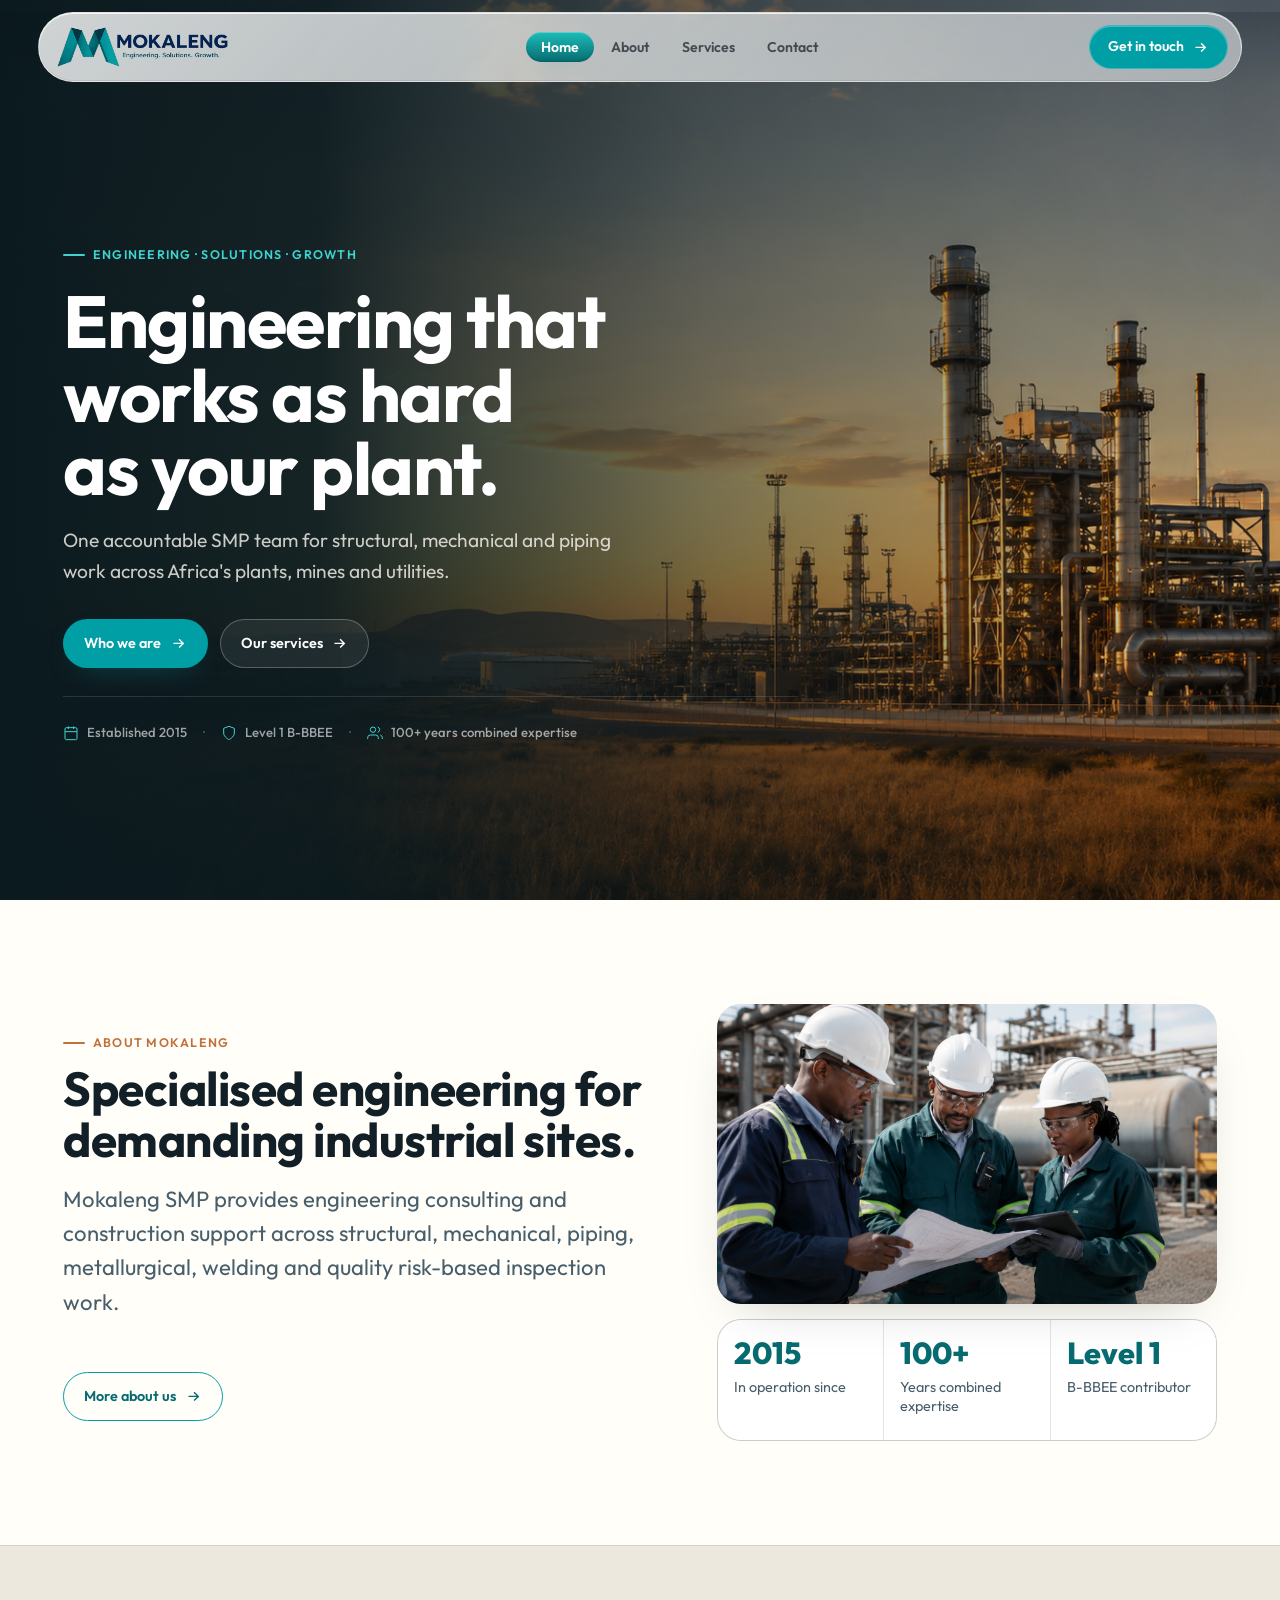
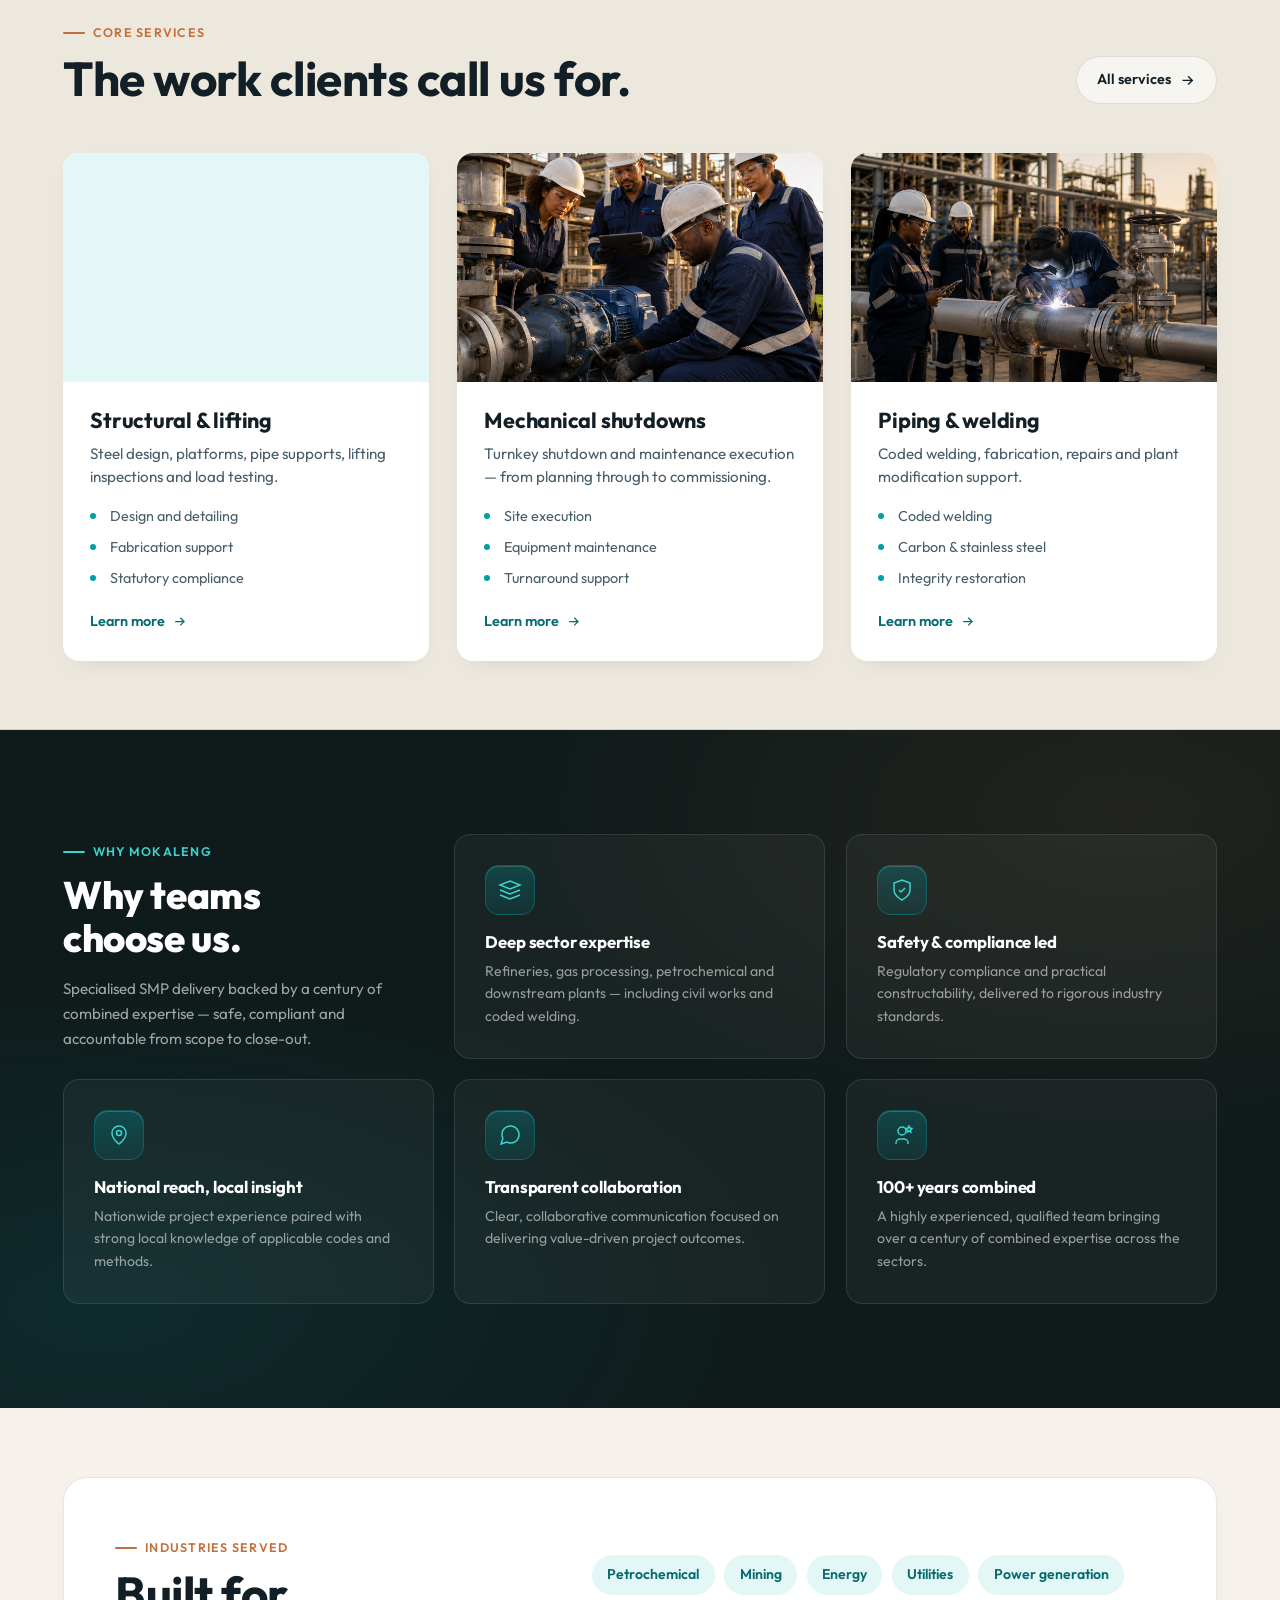
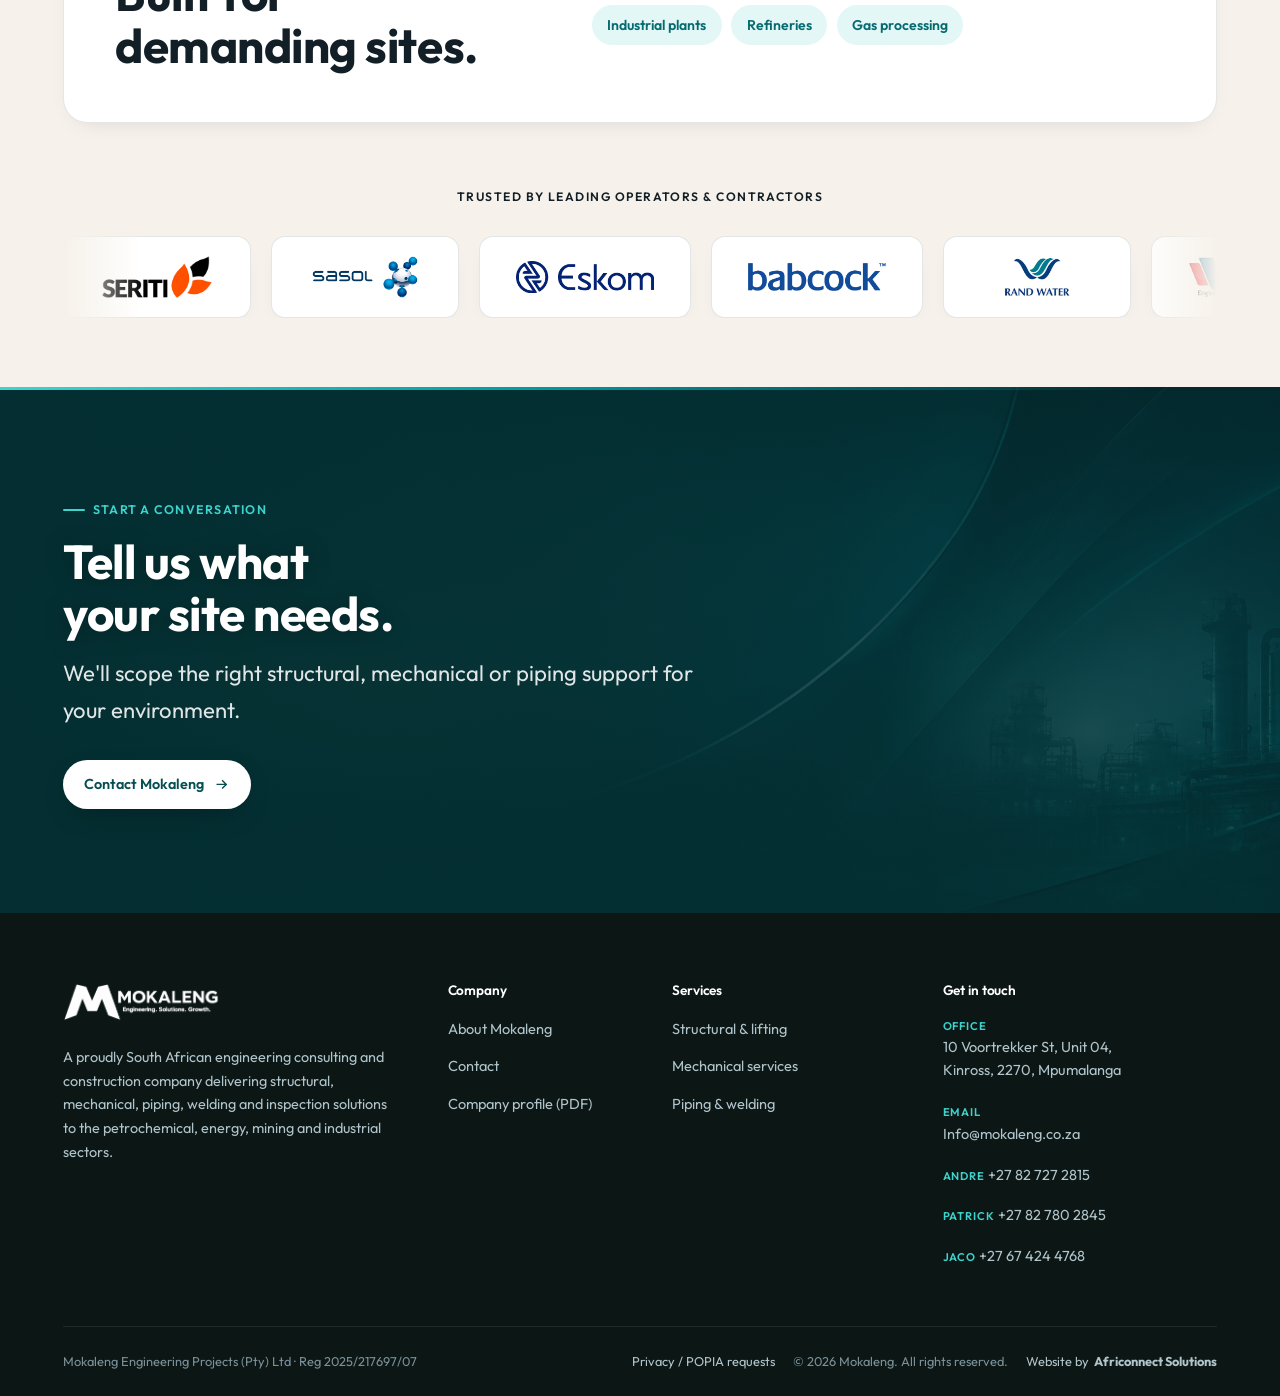
<file: index.html>
<!DOCTYPE html>
<html lang="en">
<head>
<meta charset="UTF-8" />
<meta name="viewport" content="width=device-width, initial-scale=1.0" />
<script>document.documentElement.classList.add("js");</script>
<meta name="theme-color" content="#009EA5" />
<link rel="preconnect" href="https://fonts.googleapis.com" />
<link rel="preconnect" href="https://fonts.gstatic.com" crossorigin />
<link href="https://fonts.googleapis.com/css2?family=Outfit:wght@300;400;500;600;700;800&display=swap" rel="stylesheet" />
<link rel="stylesheet" href="assets/css/style.css" />
<link rel="icon" type="image/x-icon" href="assets/img/favicon.ico" />
<link rel="icon" type="image/png" sizes="32x32" href="assets/img/favicon-32.png" />
<link rel="icon" type="image/png" sizes="16x16" href="assets/img/favicon-16.png" />
<link rel="apple-touch-icon" href="assets/img/apple-touch-icon.png" />
<title>Mokaleng | Structural, Mechanical & Piping Engineering — South Africa</title>
<meta name="description" content="Mokaleng SMP provides structural, mechanical, piping, welding, fabrication and inspection services for South Africa's petrochemical, energy, mining and industrial sectors." />
</head>
<body>

<!-- ── Header ──────────────────────────────────────────────────────────── -->
<header class="header" data-solid="false">
  <div class="container header__inner">
    <a href="index.html" class="brand" aria-label="Mokaleng home">
      <img class="brand__logo" src="assets/img/logo-landscape.png" alt="Mokaleng — Engineering. Solutions. Growth." />
    </a>

    <nav class="nav" aria-label="Primary">
      <a class="nav__link" href="index.html" aria-current="page">Home</a>
      <a class="nav__link" href="about.html">About</a>
      <a class="nav__link" href="services.html">Services</a>
      <a class="nav__link" href="contact.html">Contact</a>
    </nav>

    <div class="header__cta">
      <a class="btn btn--primary" href="contact.html#enquiry">
        Get in touch
        <svg viewBox="0 0 24 24" fill="none" stroke="currentColor" stroke-width="2"><path d="M5 12h14M13 6l6 6-6 6"/></svg>
      </a>
    </div>

    <button class="burger" aria-label="Open menu" aria-expanded="false" aria-controls="mobile-menu">
      <span></span><span></span><span></span>
    </button>
  </div>
</header>

<!-- ── Mobile menu ──────────────────────────────────────────────────────── -->
<div class="mobile-menu" id="mobile-menu" role="dialog" aria-label="Menu" aria-modal="true">
  <button class="mobile-menu__close" aria-label="Close menu">&times;</button>
  <nav aria-label="Mobile">
    <a class="mobile-menu__link" href="index.html"><span>Home</span><span class="spec">00</span></a>
    <a class="mobile-menu__link" href="about.html"><span>About</span><span class="spec">01</span></a>
    <a class="mobile-menu__link" href="services.html"><span>Services</span><span class="spec">02</span></a>
    <a class="mobile-menu__link" href="contact.html"><span>Contact</span><span class="spec">03</span></a>
  </nav>
  <div class="mobile-menu__cta">
    <a class="btn btn--primary" href="contact.html#enquiry">Get in touch</a>
    <a class="btn btn--on-dark" href="tel:+27827272815">Call us now</a>
  </div>
</div>

<main id="main">

<!-- ── Hero ─────────────────────────────────────────────────────────────── -->
<section class="hero">
  <div class="hero__media">
    <img src="assets/img/hero.png" alt="" aria-hidden="true" />
  </div>
  <div class="hero__grid-overlay" aria-hidden="true"></div>
  <div class="container hero__inner">
    <div class="hero__content">
      <p class="eyebrow hero__eyebrow reveal">Engineering · Solutions · Growth</p>
      <h1 class="hero__title reveal" data-delay="1">
        Engineering that works as hard as your plant.
      </h1>
      <p class="hero__sub reveal" data-delay="2">
        One accountable SMP team for structural, mechanical and piping work across Africa's plants, mines and utilities.
      </p>
      <div class="hero__actions reveal" data-delay="3">
        <a class="btn btn--primary" href="about.html">
          Who we are
          <svg viewBox="0 0 24 24" fill="none" stroke="currentColor" stroke-width="2"><path d="M5 12h14M13 6l6 6-6 6"/></svg>
        </a>
        <a class="btn btn--on-dark" href="services.html">
          Our services
          <svg viewBox="0 0 24 24" fill="none" stroke="currentColor" stroke-width="2"><path d="M5 12h14M13 6l6 6-6 6"/></svg>
        </a>
      </div>
      <div class="hero__meta reveal" data-delay="4">
        <div class="hero__meta-item">
          <svg viewBox="0 0 24 24" fill="none" stroke="currentColor" stroke-width="1.5" aria-hidden="true"><rect x="3" y="4" width="18" height="18" rx="2"/><path d="M16 2v4M8 2v4M3 10h18"/></svg>
          <span>Established 2015</span>
        </div>
        <span class="hero__meta-dot">·</span>
        <div class="hero__meta-item">
          <svg viewBox="0 0 24 24" fill="none" stroke="currentColor" stroke-width="1.5" aria-hidden="true"><path d="M12 22s8-4 8-10V5l-8-3-8 3v7c0 6 8 10 8 10z"/></svg>
          <span>Level 1 B-BBEE</span>
        </div>
        <span class="hero__meta-dot">·</span>
        <div class="hero__meta-item">
          <svg viewBox="0 0 24 24" fill="none" stroke="currentColor" stroke-width="1.5" aria-hidden="true"><path d="M17 21v-2a4 4 0 00-4-4H5a4 4 0 00-4 4v2"/><circle cx="9" cy="7" r="4"/><path d="M23 21v-2a4 4 0 00-3-3.87M16 3.13a4 4 0 010 7.75"/></svg>
          <span>100+ years combined expertise</span>
        </div>
      </div>
    </div>

  </div>
</section>


<!-- ── About intro ───────────────────────────────────────────────────────── -->
<section class="section landing-intro" id="about-preview">
  <div class="container landing-about">
    <div class="landing-about__copy reveal">
      <p class="eyebrow">About Mokaleng</p>
      <h2 class="heading__title">Specialised engineering for demanding industrial sites.</h2>
      <p class="lead mt-1">Mokaleng SMP provides engineering consulting and construction support across structural, mechanical, piping, metallurgical, welding and quality risk-based inspection work.</p>
      <!-- <p class="landing-about__text">Since 2015, our team has helped clients fabricate, install, maintain and repair critical plant infrastructure with a practical focus on safety, quality and compliance.</p> -->
      <div class="landing-about__proof">
        <!-- <span>Petrochemical</span>
        <span>Power generation</span>
        <span>Utilities</span> -->
      </div>
      <div class="flex-actions mt-2">
        <a class="btn btn--teal-outline" href="about.html">
          More about us
          <svg viewBox="0 0 24 24" fill="none" stroke="currentColor" stroke-width="2"><path d="M5 12h14M13 6l6 6-6 6"/></svg>
        </a>
      </div>
    </div>

    <div class="landing-about__panel reveal" data-delay="1">
      <div class="landing-about__media">
        <img src="assets/img/about-us.png" alt="Mokaleng engineers reviewing site drawings" loading="lazy" decoding="async" />
      </div>
      <div class="landing-metrics" aria-label="Company highlights">
        <div>
          <strong>2015</strong>
          <span>In operation since</span>
        </div>
        <div>
          <strong>100+</strong>
          <span>Years combined expertise</span>
        </div>
        <div>
          <strong>Level 1</strong>
          <span>B-BBEE contributor</span>
        </div>
      </div>
    </div>
  </div>
</section>

<!-- ── Services ──────────────────────────────────────────────────────────── -->
<section class="section section--tight landing-services">
  <div class="container">
    <div class="section-head reveal">
      <div class="heading">
        <p class="eyebrow">Core services</p>
        <h2 class="heading__title">The work clients call us for.</h2>
      </div>
      <a class="btn btn--ghost" href="services.html">
        All services
        <svg viewBox="0 0 24 24" fill="none" stroke="currentColor" stroke-width="2"><path d="M5 12h14M13 6l6 6-6 6"/></svg>
      </a>
    </div>

    <div class="grid cols-3 mt-3">
      <article class="service-card reveal">
        <div class="service-card__media">
          <img src="assets/img/structural-engineering.png" alt="Structural steel and platform fabrication" loading="lazy" decoding="async" />
        </div>
        <div class="service-card__body">
          <h3 class="service-card__title">Structural & lifting</h3>
          <p class="service-card__desc">Steel design, platforms, pipe supports, lifting inspections and load testing.</p>
          <ul class="caps">
            <li>Design and detailing</li>
            <li>Fabrication support</li>
            <li>Statutory compliance</li>
          </ul>
          <a class="service-card__link" href="services.html#structural">
            Learn more
            <svg viewBox="0 0 24 24" fill="none" stroke="currentColor" stroke-width="2"><path d="M5 12h14M13 6l6 6-6 6"/></svg>
          </a>
        </div>
      </article>

      <article class="service-card reveal" data-delay="1">
        <div class="service-card__media">
          <img src="assets/img/mechenical.png" alt="Mechanical equipment maintenance on-site" loading="lazy" decoding="async" />
        </div>
        <div class="service-card__body">
          <h3 class="service-card__title">Mechanical shutdowns</h3>
          <p class="service-card__desc">Turnkey shutdown and maintenance execution — from planning through to commissioning.</p>
          <ul class="caps">
            <li>Site execution</li>
            <li>Equipment maintenance</li>
            <li>Turnaround support</li>
          </ul>
          <a class="service-card__link" href="services.html#mechanical">
            Learn more
            <svg viewBox="0 0 24 24" fill="none" stroke="currentColor" stroke-width="2"><path d="M5 12h14M13 6l6 6-6 6"/></svg>
          </a>
        </div>
      </article>

      <article class="service-card reveal" data-delay="2">
        <div class="service-card__media">
          <img src="assets/img/piping.png" alt="Coded welding and piping fabrication" loading="lazy" decoding="async" />
        </div>
        <div class="service-card__body">
          <h3 class="service-card__title">Piping & welding</h3>
          <p class="service-card__desc">Coded welding, fabrication, repairs and plant modification support.</p>
          <ul class="caps">
            <li>Coded welding</li>
            <li>Carbon & stainless steel</li>
            <li>Integrity restoration</li>
          </ul>
          <a class="service-card__link" href="services.html#piping">
            Learn more
            <svg viewBox="0 0 24 24" fill="none" stroke="currentColor" stroke-width="2"><path d="M5 12h14M13 6l6 6-6 6"/></svg>
          </a>
        </div>
      </article>
    </div>
  </div>
</section>

<!-- ── Why Mokaleng ──────────────────────────────────────────────────────── -->
<section class="section why-choose">
  <div class="container">
    <div class="why-grid">
      <div class="why-intro reveal">
        <p class="eyebrow on-dark">Why Mokaleng</p>
        <h2 class="why-intro__title">Why teams choose us.</h2>
        <p class="why-intro__text">Specialised SMP delivery backed by a century of combined expertise — safe, compliant and accountable from scope to close-out.</p>
      </div>

      <div class="why-card reveal" data-delay="1">
        <div class="why-card__icon">
          <svg viewBox="0 0 24 24" fill="none" stroke="currentColor" stroke-width="1.5"><path d="M2 7l10-4 10 4-10 4L2 7z"/><path d="M2 12l10 4 10-4M2 17l10 4 10-4"/></svg>
        </div>
        <h3 class="why-card__title">Deep sector expertise</h3>
        <p class="why-card__text">Refineries, gas processing, petrochemical and downstream plants — including civil works and coded welding.</p>
      </div>

      <div class="why-card reveal" data-delay="2">
        <div class="why-card__icon">
          <svg viewBox="0 0 24 24" fill="none" stroke="currentColor" stroke-width="1.5"><path d="M12 22s8-4 8-10V5l-8-3-8 3v7c0 6 8 10 8 10z"/><path d="M9 12l2 2 4-4"/></svg>
        </div>
        <h3 class="why-card__title">Safety &amp; compliance led</h3>
        <p class="why-card__text">Regulatory compliance and practical constructability, delivered to rigorous industry standards.</p>
      </div>

      <div class="why-card reveal" data-delay="3">
        <div class="why-card__icon">
          <svg viewBox="0 0 24 24" fill="none" stroke="currentColor" stroke-width="1.5"><path d="M12 21s-7-5.2-7-11a7 7 0 0114 0c0 5.8-7 11-7 11z"/><circle cx="12" cy="10" r="2.5"/></svg>
        </div>
        <h3 class="why-card__title">National reach, local insight</h3>
        <p class="why-card__text">Nationwide project experience paired with strong local knowledge of applicable codes and methods.</p>
      </div>

      <div class="why-card reveal" data-delay="1">
        <div class="why-card__icon">
          <svg viewBox="0 0 24 24" fill="none" stroke="currentColor" stroke-width="1.5"><path d="M21 11.5a8.38 8.38 0 01-.9 3.8 8.5 8.5 0 01-7.6 4.7 8.38 8.38 0 01-3.8-.9L3 21l1.9-5.7a8.38 8.38 0 01-.9-3.8 8.5 8.5 0 014.7-7.6 8.38 8.38 0 013.8-.9h.5a8.48 8.48 0 018 8v.5z"/></svg>
        </div>
        <h3 class="why-card__title">Transparent collaboration</h3>
        <p class="why-card__text">Clear, collaborative communication focused on delivering value-driven project outcomes.</p>
      </div>

      <div class="why-card reveal" data-delay="2">
        <div class="why-card__icon">
          <svg viewBox="0 0 24 24" fill="none" stroke="currentColor" stroke-width="1.5"><circle cx="12" cy="8" r="4"/><path d="M6 21v-1a4 4 0 014-4h4a4 4 0 014 4v1"/><path d="M19 3l1 2 2 .5-1.5 1.5.3 2L19 8l-1.8 1 .3-2L16 5.5 18 5z"/></svg>
        </div>
        <h3 class="why-card__title">100+ years combined</h3>
        <p class="why-card__text">A highly experienced, qualified team bringing over a century of combined expertise across the sectors.</p>
      </div>
    </div>
  </div>
</section>

<!-- ── Industries ────────────────────────────────────────────────────────── -->
<section class="section section--tight">
  <div class="container">
    <div class="industry-band reveal">
      <div>
        <p class="eyebrow">Industries served</p>
        <h2 class="heading__title">Built for demanding sites.</h2>
      </div>
      <div class="industry-pills">
        <span>Petrochemical</span>
        <span>Mining</span>
        <span>Energy</span>
        <span>Utilities</span>
        <span>Power generation</span>
        <span>Industrial plants</span>
        <span>Refineries</span>
        <span>Gas processing</span>
      </div>
    </div>

    <!-- Trusted-by marquee -->
    <div class="trusted reveal">
      <p class="trusted__label">Trusted by leading operators &amp; contractors</p>
      <div class="marquee">
        <div class="marquee__track">
          <div class="marquee__chip"><img src="assets/img/client-seriti.png" alt="Seriti" loading="lazy" decoding="async" /></div>
          <div class="marquee__chip"><img src="assets/img/client-sasol.png" alt="Sasol" loading="lazy" decoding="async" /></div>
          <div class="marquee__chip"><img src="assets/img/client-eskom.png" alt="Eskom" loading="lazy" decoding="async" /></div>
          <div class="marquee__chip"><img src="assets/img/client-babcock.png" alt="Babcock" loading="lazy" decoding="async" /></div>
          <div class="marquee__chip"><img src="assets/img/client-randwater.png" alt="Rand Water" loading="lazy" decoding="async" /></div>
          <div class="marquee__chip"><img src="assets/img/client-mabro.png" alt="Mabro" loading="lazy" decoding="async" /></div>
          <div class="marquee__chip"><img src="assets/img/client-cooperheat.png" alt="Cooperheat" loading="lazy" decoding="async" /></div>
          <div class="marquee__chip"><img src="assets/img/client-newage.png" alt="New Age" loading="lazy" decoding="async" /></div>
          <!-- duplicate set for seamless loop -->
          <div class="marquee__chip" aria-hidden="true"><img src="assets/img/client-seriti.png" alt="" loading="lazy" decoding="async" /></div>
          <div class="marquee__chip" aria-hidden="true"><img src="assets/img/client-sasol.png" alt="" loading="lazy" decoding="async" /></div>
          <div class="marquee__chip" aria-hidden="true"><img src="assets/img/client-eskom.png" alt="" loading="lazy" decoding="async" /></div>
          <div class="marquee__chip" aria-hidden="true"><img src="assets/img/client-babcock.png" alt="" loading="lazy" decoding="async" /></div>
          <div class="marquee__chip" aria-hidden="true"><img src="assets/img/client-randwater.png" alt="" loading="lazy" decoding="async" /></div>
          <div class="marquee__chip" aria-hidden="true"><img src="assets/img/client-mabro.png" alt="" loading="lazy" decoding="async" /></div>
          <div class="marquee__chip" aria-hidden="true"><img src="assets/img/client-cooperheat.png" alt="" loading="lazy" decoding="async" /></div>
          <div class="marquee__chip" aria-hidden="true"><img src="assets/img/client-newage.png" alt="" loading="lazy" decoding="async" /></div>
        </div>
      </div>
    </div>
  </div>
</section>

<!-- ── CTA ───────────────────────────────────────────────────────────────── -->
<section class="cta">
  <div class="cta__bg"><img src="assets/img/CTA.png" alt="" aria-hidden="true" loading="lazy" decoding="async" /></div>
  <div class="container section">
    <div class="cta__inner reveal">
      <p class="eyebrow on-dark">Start a conversation</p>
      <h2 class="cta__title">Tell us what your site needs.</h2>
      <p class="cta__text">We'll scope the right structural, mechanical or piping support for your environment.</p>
      <div class="cta__actions">
        <a class="btn btn--primary" href="contact.html#enquiry">
          Contact Mokaleng
          <svg viewBox="0 0 24 24" fill="none" stroke="currentColor" stroke-width="2"><path d="M5 12h14M13 6l6 6-6 6"/></svg>
        </a>
      </div>
    </div>
  </div>
</section>

</main>

<!-- ── Footer ────────────────────────────────────────────────────────────── -->
<footer class="footer">
  <div class="container">
    <div class="footer__top">
      <div class="footer__brand">
        <a href="index.html" class="brand" aria-label="Mokaleng home">
          <img class="brand__logo" src="assets/img/logo-landscape.png" alt="Mokaleng" />
        </a>
        <p class="footer__desc">A proudly South African engineering consulting and construction company delivering structural, mechanical, piping, welding and inspection solutions to the petrochemical, energy, mining and industrial sectors.</p>
      </div>

      <div class="footer__col">
        <h4>Company</h4>
        <ul>
          <li><a href="about.html">About Mokaleng</a></li>
          <li><a href="contact.html">Contact</a></li>
          <li><a href="assets/docs/Mokaleng%20Business%20Profile.pdf" target="_blank" rel="noopener">Company profile (PDF)</a></li>
        </ul>
      </div>

      <div class="footer__col">
        <h4>Services</h4>
        <ul>
          <li><a href="services.html#structural">Structural &amp; lifting</a></li>
          <li><a href="services.html#mechanical">Mechanical services</a></li>
          <li><a href="services.html#piping">Piping &amp; welding</a></li>
        </ul>
      </div>

      <div class="footer__col footer__contact">
        <h4>Get in touch</h4>
        <ul>
          <li>
            <span class="who">Office</span><br>
            10 Voortrekker St, Unit 04,<br>Kinross, 2270, Mpumalanga
          </li>
          <li><span class="who">Email</span><br><a href="mailto:Info@mokaleng.co.za">Info@mokaleng.co.za</a></li>
          <li><span class="who">Andre</span> <a href="tel:+27827272815">+27 82 727 2815</a></li>
          <li><span class="who">Patrick</span> <a href="tel:+27827802845">+27 82 780 2845</a></li>
          <li><span class="who">Jaco</span> <a href="tel:+27674244768">+27 67 424 4768</a></li>
        </ul>
      </div>
    </div>

    <div class="footer__bottom">
      <span class="reg">Mokaleng Engineering Projects (Pty) Ltd · Reg 2025/217697/07</span>
      <div class="footer__legal">
        <a href="contact.html#enquiry">Privacy / POPIA requests</a>
        <span>&copy; <span id="year">2026</span> Mokaleng. All rights reserved.</span>
        <a class="site-signature" href="https://africonnectsolutions.co.za" target="_blank" rel="noopener">Website by <strong>Africonnect Solutions</strong></a>
      </div>
    </div>
  </div>
</footer>

<script src="assets/js/main.js"></script>
</body>
</html>
</file>
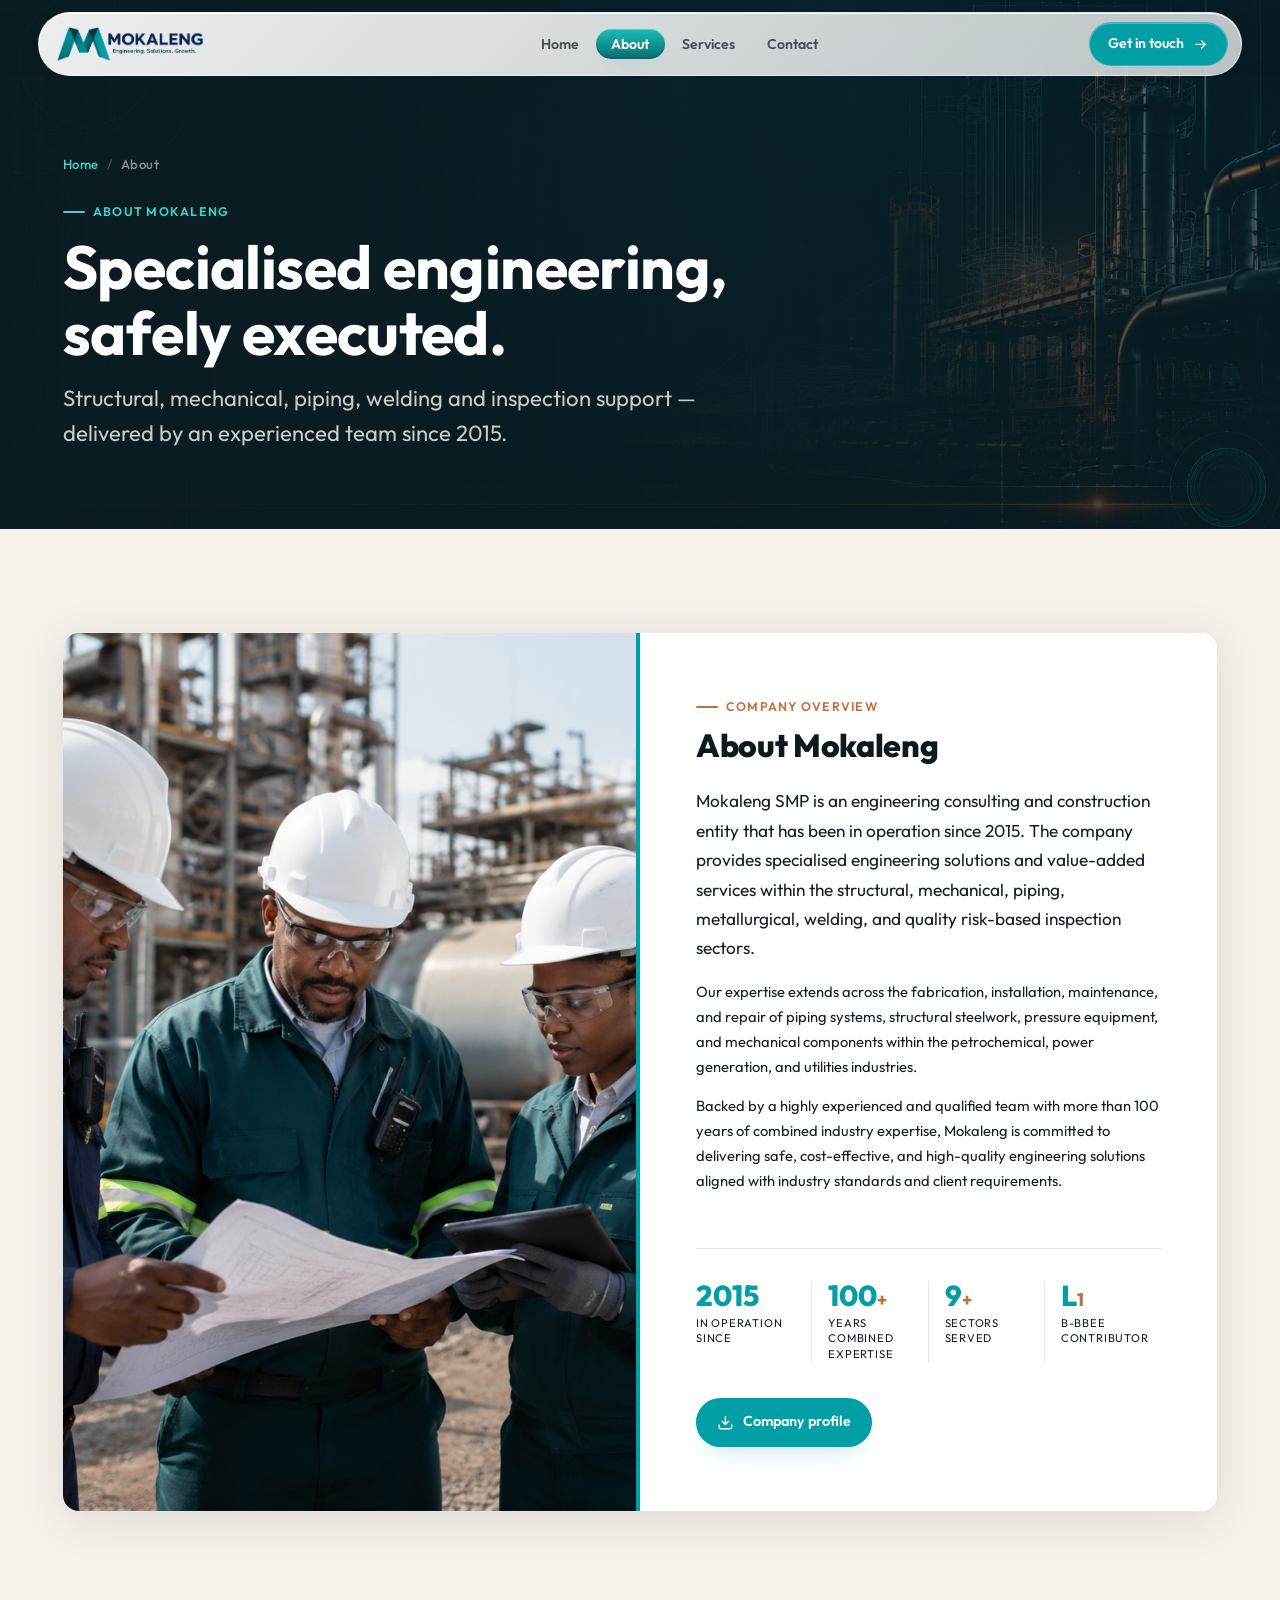
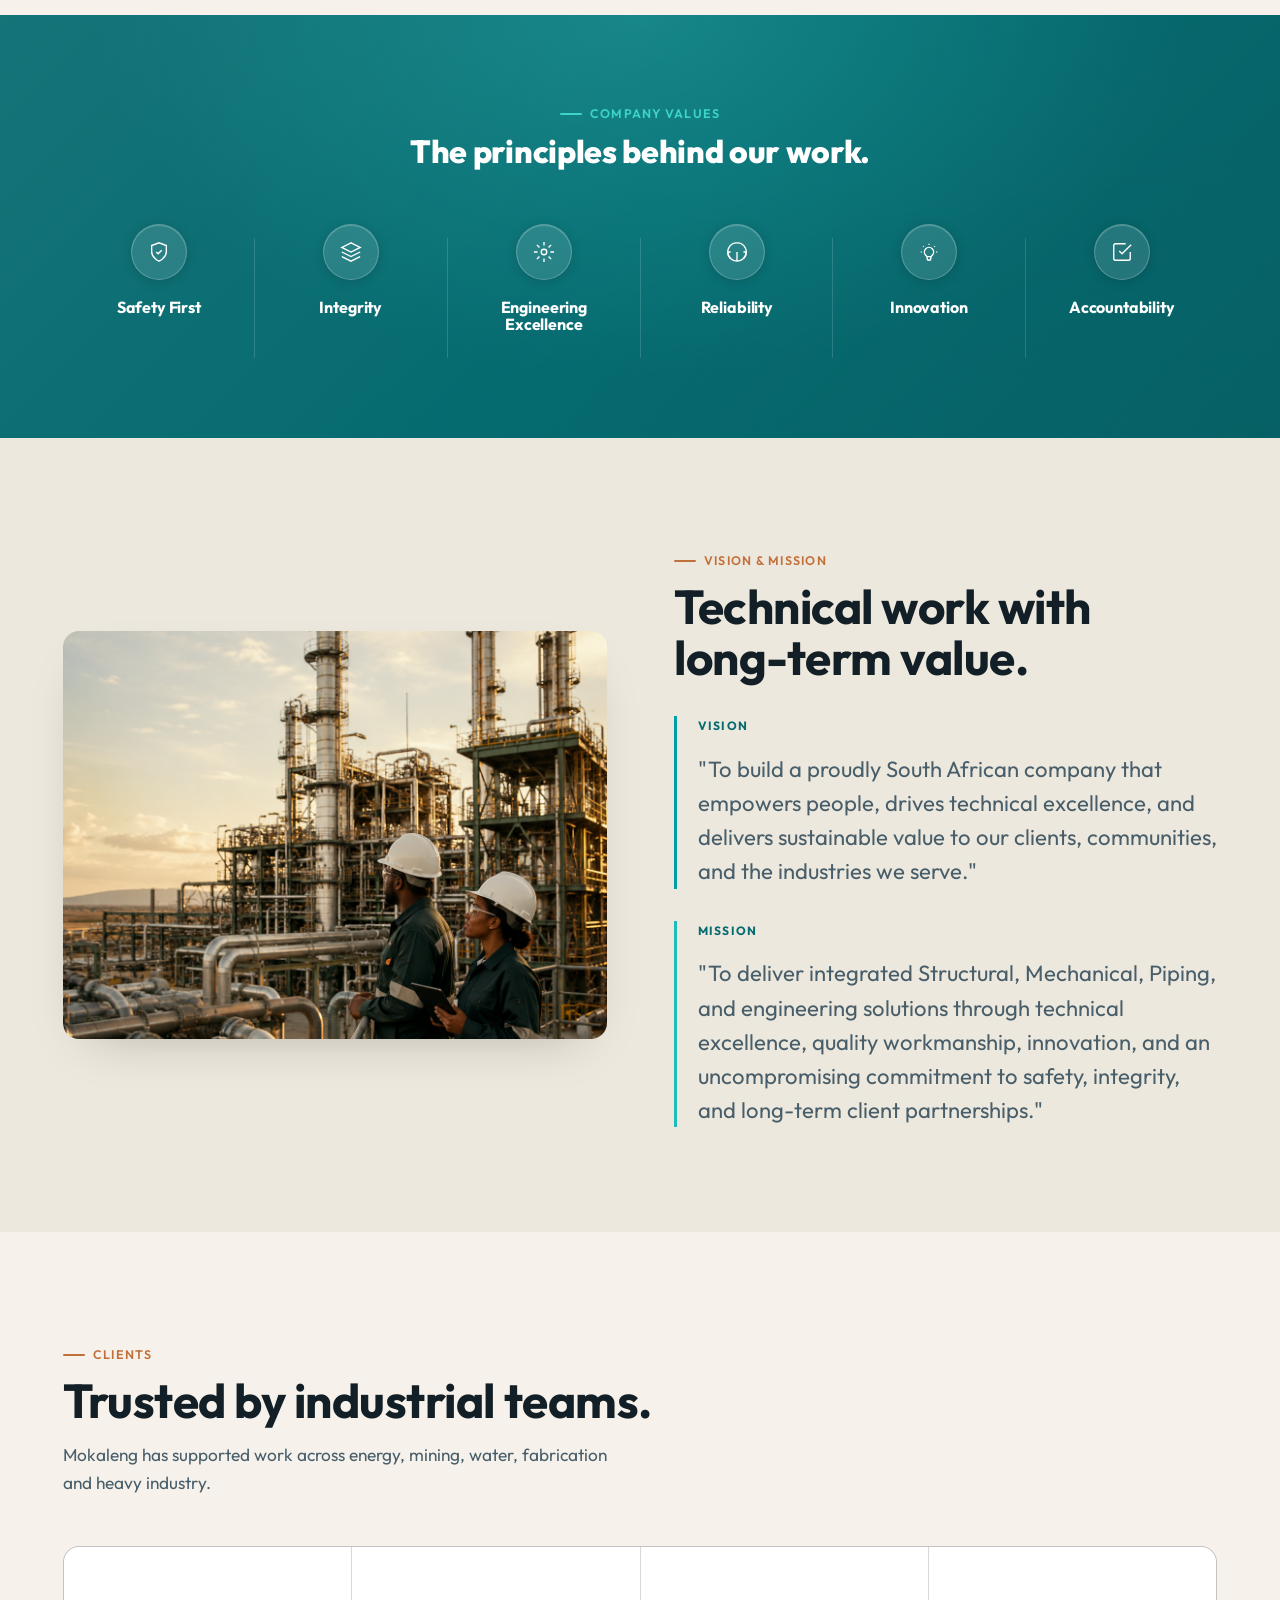
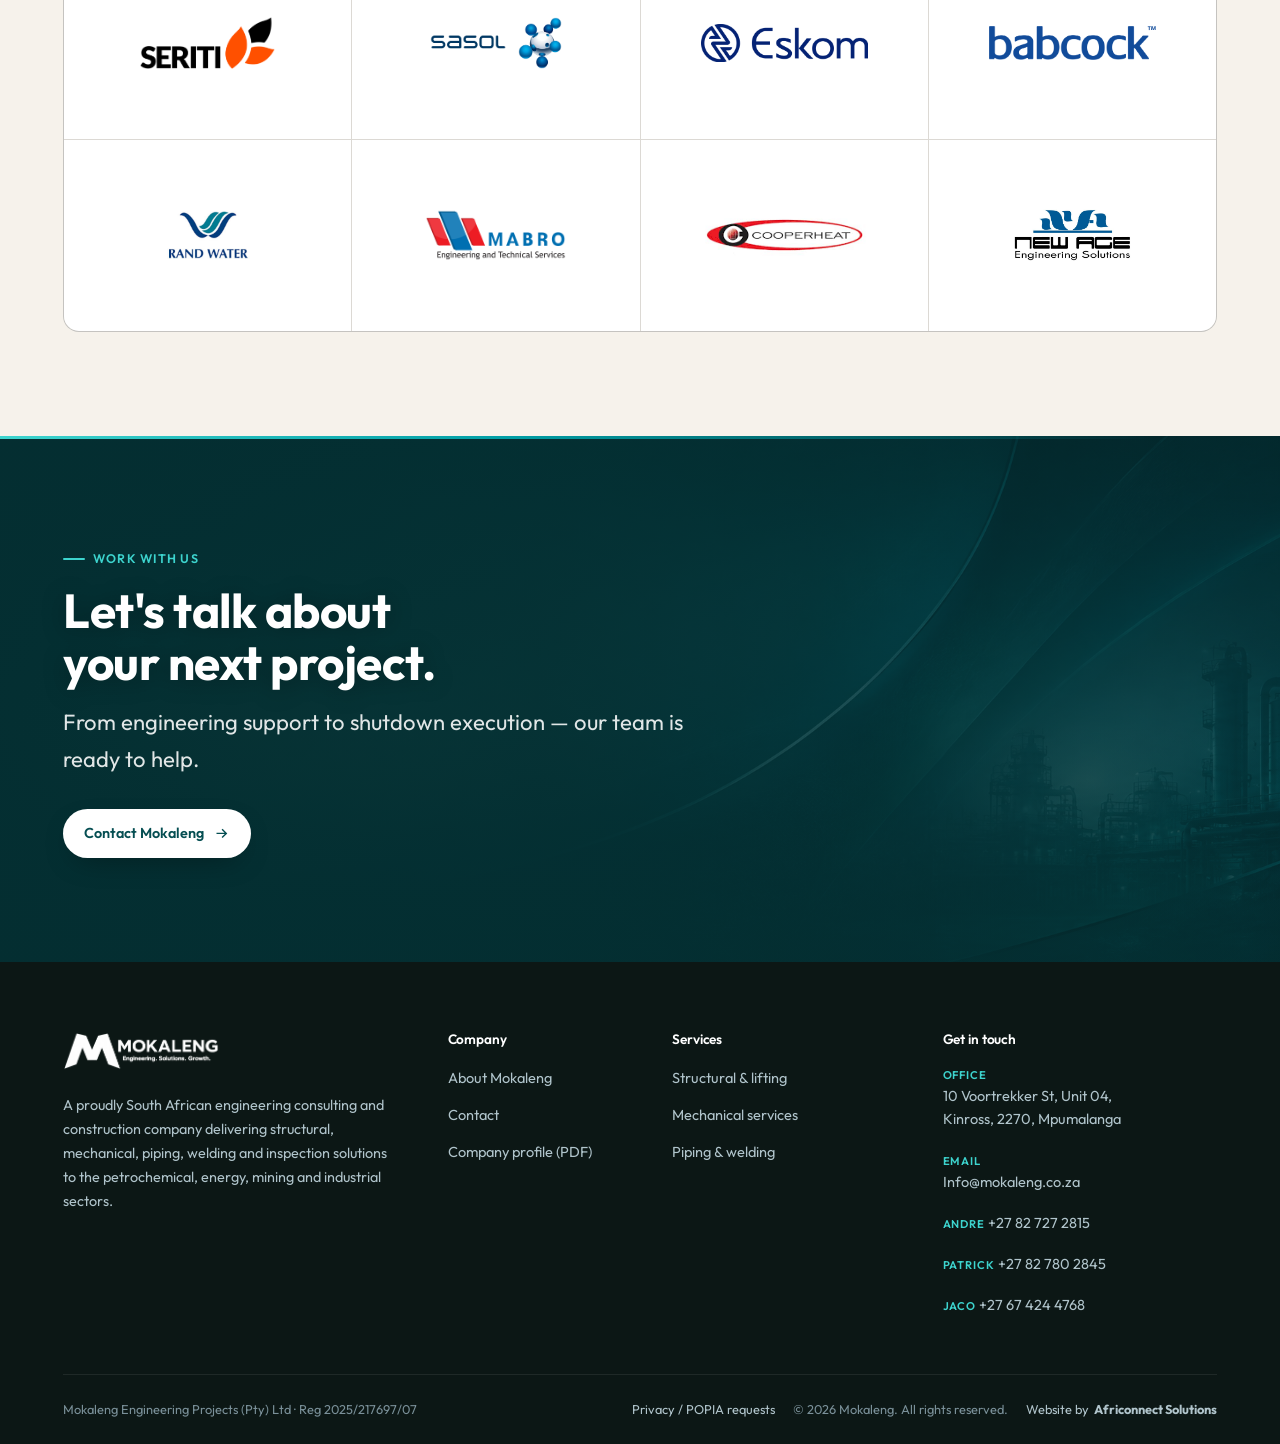
<file: about.html>
<!DOCTYPE html>
<html lang="en">
<head>
<meta charset="UTF-8" />
<meta name="viewport" content="width=device-width, initial-scale=1.0" />
<script>document.documentElement.classList.add("js");</script>
<meta name="theme-color" content="#009EA5" />
<link rel="preconnect" href="https://fonts.googleapis.com" />
<link rel="preconnect" href="https://fonts.gstatic.com" crossorigin />
<link href="https://fonts.googleapis.com/css2?family=Outfit:wght@300;400;500;600;700;800&display=swap" rel="stylesheet" />
<link rel="stylesheet" href="assets/css/style.css" />
<link rel="icon" type="image/x-icon" href="assets/img/favicon.ico" />
<link rel="icon" type="image/png" sizes="32x32" href="assets/img/favicon-32.png" />
<link rel="icon" type="image/png" sizes="16x16" href="assets/img/favicon-16.png" />
<link rel="apple-touch-icon" href="assets/img/apple-touch-icon.png" />
<title>About Mokaleng | Proudly South African Engineering Company</title>
<meta name="description" content="Mokaleng is an engineering consulting and construction company operating since 2015, with 100+ years of combined expertise across structural, mechanical, piping and welding disciplines." />
</head>
<body>

<header class="header" data-solid="true">
  <div class="container header__inner">
    <a href="index.html" class="brand" aria-label="Mokaleng home">
      <img class="brand__logo" src="assets/img/logo-landscape.png" alt="Mokaleng — Engineering. Solutions. Growth." />
    </a>

    <nav class="nav" aria-label="Primary">
      <a class="nav__link" href="index.html">Home</a>
      <a class="nav__link" href="about.html" aria-current="page">About</a>
      <a class="nav__link" href="services.html">Services</a>
      <a class="nav__link" href="contact.html">Contact</a>
    </nav>

    <div class="header__cta">
      <a class="btn btn--primary" href="contact.html#enquiry">
        Get in touch
        <svg viewBox="0 0 24 24" fill="none" stroke="currentColor" stroke-width="2"><path d="M5 12h14M13 6l6 6-6 6"/></svg>
      </a>
    </div>

    <button class="burger" aria-label="Open menu" aria-expanded="false" aria-controls="mobile-menu">
      <span></span><span></span><span></span>
    </button>
  </div>
</header>

<div class="mobile-menu" id="mobile-menu" role="dialog" aria-label="Menu" aria-modal="true">
  <button class="mobile-menu__close" aria-label="Close menu">&times;</button>
  <nav aria-label="Mobile">
    <a class="mobile-menu__link" href="index.html"><span>Home</span><span class="spec">00</span></a>
    <a class="mobile-menu__link" href="about.html"><span>About</span><span class="spec">01</span></a>
    <a class="mobile-menu__link" href="services.html"><span>Services</span><span class="spec">02</span></a>
    <a class="mobile-menu__link" href="contact.html"><span>Contact</span><span class="spec">03</span></a>
  </nav>
  <div class="mobile-menu__cta">
    <a class="btn btn--primary" href="contact.html#enquiry">Get in touch</a>
    <a class="btn btn--on-dark" href="tel:+27827272815">Call us now</a>
  </div>
</div>

<main id="main">

<!-- ── Page hero ─────────────────────────────────────────────────────────── -->
<section class="page-hero">
  <div class="page-hero__media"><img src="assets/img/about-us-banner.png" alt="" aria-hidden="true" /></div>
  <div class="page-hero__grid" aria-hidden="true"></div>
  <div class="container page-hero__inner">
    <nav class="crumbs" aria-label="Breadcrumb">
      <a href="index.html">Home</a><span class="sep">/</span><span>About</span>
    </nav>
    <p class="eyebrow on-dark reveal">About Mokaleng</p>
    <h1 class="page-hero__title reveal" data-delay="1">Specialised engineering, safely executed.</h1>
    <p class="page-hero__text reveal" data-delay="2">Structural, mechanical, piping, welding and inspection support — delivered by an experienced team since 2015.</p>
  </div>
</section>

<!-- ── Overview ──────────────────────────────────────────────────────────── -->
<section class="section about-feature-wrap">
  <div class="container">
  <div class="about-feature">
  <div class="about-feature__media reveal">
    <img src="assets/img/about-us.png" alt="Mokaleng engineers reviewing plans on site" loading="lazy" decoding="async" />
    <div class="about-feature__media-bar"></div>
  </div>
  <div class="about-feature__body reveal" data-delay="1">
    <p class="eyebrow about-feature__eyebrow">Company overview</p>
    <h2 class="about-feature__title">About Mokaleng</h2>
    <p class="about-feature__lead">Mokaleng SMP is an engineering consulting and construction entity that has been in operation since 2015. The company provides specialised engineering solutions and value-added services within the structural, mechanical, piping, metallurgical, welding, and quality risk-based inspection sectors.</p>
    <p class="about-feature__text">Our expertise extends across the fabrication, installation, maintenance, and repair of piping systems, structural steelwork, pressure equipment, and mechanical components within the petrochemical, power generation, and utilities industries.</p>
    <p class="about-feature__text">Backed by a highly experienced and qualified team with more than 100 years of combined industry expertise, Mokaleng is committed to delivering safe, cost-effective, and high-quality engineering solutions aligned with industry standards and client requirements.</p>
    <div class="about-feature__stats">
      <div>
        <strong>2015</strong>
        <span>In operation since</span>
      </div>
      <div>
        <strong>100<em>+</em></strong>
        <span>Years combined expertise</span>
      </div>
      <div>
        <strong>9<em>+</em></strong>
        <span>Sectors served</span>
      </div>
      <div>
        <strong>L<em>1</em></strong>
        <span>B-BBEE contributor</span>
      </div>
    </div>
    <div class="about-feature__actions">
      <a class="btn btn--primary" href="assets/docs/Mokaleng%20Business%20Profile.pdf" target="_blank" rel="noopener">
        <svg viewBox="0 0 24 24" fill="none" stroke="currentColor" stroke-width="2"><path d="M21 15v4a2 2 0 01-2 2H5a2 2 0 01-2-2v-4M7 10l5 5 5-5M12 15V3"/></svg>
        Company profile
      </a>
    </div>
  </div>
  </div>
  </div>
</section>

<!-- ── Stats strip ───────────────────────────────────────────────────────── -->
<!-- <section class="about-stats-strip">
  <div class="container">
    <div class="about-stats-strip__row">
      <div class="about-stats-strip__item reveal">
        <span class="about-stats-strip__num">6<em>+</em></span>
        <span class="about-stats-strip__label">Engineering disciplines</span>
      </div>
      <div class="about-stats-strip__divider"></div>
      <div class="about-stats-strip__item reveal" data-delay="1">
        <span class="about-stats-strip__num">4</span>
        <span class="about-stats-strip__label">ISO management standards</span>
      </div>
      <div class="about-stats-strip__divider"></div>
      <div class="about-stats-strip__item reveal" data-delay="2">
        <span class="about-stats-strip__num">24<em>/7</em></span>
        <span class="about-stats-strip__label">Shutdown &amp; emergency support</span>
      </div>
      <div class="about-stats-strip__divider"></div>
      <div class="about-stats-strip__item reveal" data-delay="3">
        <span class="about-stats-strip__num">SA<em>wide</em></span>
        <span class="about-stats-strip__label">Nationwide project coverage</span>
      </div>
    </div>
  </div>
</section> -->

<!-- ── Values ────────────────────────────────────────────────────────────── -->
<section class="principles-strip">
  <div class="container">
    <div class="principles-strip__head reveal">
      <p class="eyebrow on-dark">Company values</p>
      <h2 class="principles-strip__title">The principles behind our work.</h2>
    </div>
    <div class="principles-strip__row">
      <div class="principle reveal" data-delay="1">
        <div class="principle__icon">
          <svg viewBox="0 0 24 24" fill="none" stroke="currentColor" stroke-width="1.5"><path d="M12 22s8-4 8-10V5l-8-3-8 3v7c0 6 8 10 8 10z"/><path d="M9 12l2 2 4-4"/></svg>
        </div>
        <h3 class="principle__title">Safety First</h3>
        <!-- <p class="principle__text">Every decision starts with the safety of our people, our clients and the plant.</p> -->
      </div>
      <div class="principle__divider"></div>
      <div class="principle reveal" data-delay="2">
        <div class="principle__icon">
          <svg viewBox="0 0 24 24" fill="none" stroke="currentColor" stroke-width="1.5"><path d="M12 2L2 7l10 5 10-5-10-5z"/><path d="M2 17l10 5 10-5"/><path d="M2 12l10 5 10-5"/></svg>
        </div>
        <h3 class="principle__title">Integrity</h3>
        <!-- <p class="principle__text">Honest, accountable conduct on every site and in every commitment we make.</p> -->
      </div>
      <div class="principle__divider"></div>
      <div class="principle reveal" data-delay="3">
        <div class="principle__icon">
          <svg viewBox="0 0 24 24" fill="none" stroke="currentColor" stroke-width="1.5"><circle cx="12" cy="12" r="3"/><path d="M12 1v4M12 19v4M4.22 4.22l2.83 2.83M16.95 16.95l2.83 2.83M1 12h4M19 12h4M4.22 19.78l2.83-2.83M16.95 7.05l2.83-2.83"/></svg>
        </div>
        <h3 class="principle__title">Engineering Excellence</h3>
        <!-- <p class="principle__text">Technical rigour and quality workmanship from concept to close-out.</p> -->
      </div>
      <div class="principle__divider"></div>
      <div class="principle reveal" data-delay="1">
        <div class="principle__icon">
          <svg viewBox="0 0 24 24" fill="none" stroke="currentColor" stroke-width="1.5"><path d="M12 22V12"/><path d="M5 12H2a10 10 0 0020 0h-3"/><path d="M12 2a10 10 0 00-7.4 16.8"/><path d="M12 2a10 10 0 017.4 16.8"/></svg>
        </div>
        <h3 class="principle__title">Reliability</h3>
        <!-- <p class="principle__text">Dependable delivery against demanding operational schedules.</p> -->
      </div>
      <div class="principle__divider"></div>
      <div class="principle reveal" data-delay="2">
        <div class="principle__icon">
          <svg viewBox="0 0 24 24" fill="none" stroke="currentColor" stroke-width="1.5"><path d="M9.663 17h4.673M12 3v1m6.364 1.636l-.707.707M21 12h-1M4 12H3m3.343-5.657l-.707-.707m2.828 9.9a5 5 0 117.072 0l-.548.547A3.374 3.374 0 0014 18.469V19a2 2 0 11-4 0v-.531c0-.895-.356-1.754-.988-2.386l-.548-.547z"/></svg>
        </div>
        <h3 class="principle__title">Innovation</h3>
        <!-- <p class="principle__text">Practical, value-driven solutions to complex engineering problems.</p> -->
      </div>
      <div class="principle__divider"></div>
      <div class="principle reveal" data-delay="3">
        <div class="principle__icon">
          <svg viewBox="0 0 24 24" fill="none" stroke="currentColor" stroke-width="1.5"><path d="M9 11l3 3L22 4"/><path d="M21 12v7a2 2 0 01-2 2H5a2 2 0 01-2-2V5a2 2 0 012-2h11"/></svg>
        </div>
        <h3 class="principle__title">Accountability</h3>
        <!-- <p class="principle__text">We take ownership of outcomes, not just activities.</p>  -->
      </div>
    </div>
  </div>
</section>

<!-- ── Vision & Mission ───────────────────────────────────────────────────── -->
<section class="section section--bone">
  <div class="container split split--reverse">
    <div class="split__media reveal">
      <img class="vision-media" src="assets/img/vision-mission.png" alt="Process column at a petrochemical plant" loading="lazy" decoding="async" />
    </div>
    <div class="reveal" data-delay="1">
      <p class="eyebrow">Vision &amp; Mission</p>
      <h2 class="heading__title">Technical work with long-term value.</h2>

      <div class="vision-block mt-2">
        <p class="vision-block__label">Vision</p>
        <p class="lead mt-1 vision-block__text">"To build a proudly South African company that empowers people, drives technical excellence, and delivers sustainable value to our clients, communities, and the industries we serve."</p>
      </div>

      <div class="vision-block vision-block--mission mt-2">
        <p class="vision-block__label">Mission</p>
        <p class="lead mt-1 vision-block__text">"To deliver integrated Structural, Mechanical, Piping, and engineering solutions through technical excellence, quality workmanship, innovation, and an uncompromising commitment to safety, integrity, and long-term client partnerships."</p>
      </div>
    </div>
  </div>
</section>



<!-- ── Clients ────────────────────────────────────────────────────────────── -->
<section class="section" id="clients">
  <div class="container">
    <div class="heading reveal">
      <p class="eyebrow">Clients</p>
      <h2 class="heading__title">Trusted by industrial teams.</h2>
      <p class="heading__text">Mokaleng has supported work across energy, mining, water, fabrication and heavy industry.</p>
    </div>
    <div class="clients-grid mt-3 reveal">
      <div class="client-cell"><img class="client-logo-img" src="assets/img/client-seriti.png" alt="Seriti" loading="lazy" /></div>
      <div class="client-cell"><img class="client-logo-img" src="assets/img/client-sasol.png" alt="Sasol" loading="lazy" /></div>
      <div class="client-cell"><img class="client-logo-img" src="assets/img/client-eskom.png" alt="Eskom" loading="lazy" /></div>
      <div class="client-cell"><img class="client-logo-img" src="assets/img/client-babcock.png" alt="Babcock" loading="lazy" /></div>
      <div class="client-cell"><img class="client-logo-img" src="assets/img/client-randwater.png" alt="Rand Water" loading="lazy" /></div>
      <div class="client-cell"><img class="client-logo-img" src="assets/img/client-mabro.png" alt="Mabro" loading="lazy" /></div>
      <div class="client-cell"><img class="client-logo-img" src="assets/img/client-cooperheat.png" alt="Cooperheat" loading="lazy" /></div>
      <div class="client-cell"><img class="client-logo-img" src="assets/img/client-newage.png" alt="New Age" loading="lazy" /></div>
    </div>
  </div>
</section>

<!-- ── CTA ───────────────────────────────────────────────────────────────── -->
<section class="cta">
  <div class="cta__bg"><img src="assets/img/CTA.png" alt="" aria-hidden="true" loading="lazy" decoding="async" /></div>
  <div class="container section">
    <div class="cta__inner reveal">
      <p class="eyebrow on-dark">Work with us</p>
      <h2 class="cta__title">Let's talk about your next project.</h2>
      <p class="cta__text">From engineering support to shutdown execution — our team is ready to help.</p>
      <div class="cta__actions">
        <a class="btn btn--primary" href="contact.html#enquiry">
          Contact Mokaleng
          <svg viewBox="0 0 24 24" fill="none" stroke="currentColor" stroke-width="2"><path d="M5 12h14M13 6l6 6-6 6"/></svg>
        </a>
      </div>
    </div>
  </div>
</section>

</main>

<footer class="footer">
  <div class="container">
    <div class="footer__top">
      <div class="footer__brand">
        <a href="index.html" class="brand" aria-label="Mokaleng home">
          <img class="brand__logo" src="assets/img/logo-landscape.png" alt="Mokaleng" />
        </a>
        <p class="footer__desc">A proudly South African engineering consulting and construction company delivering structural, mechanical, piping, welding and inspection solutions to the petrochemical, energy, mining and industrial sectors.</p>
      </div>
      <div class="footer__col">
        <h4>Company</h4>
        <ul>
          <li><a href="about.html">About Mokaleng</a></li>
          <li><a href="contact.html">Contact</a></li>
          <li><a href="assets/docs/Mokaleng%20Business%20Profile.pdf" target="_blank" rel="noopener">Company profile (PDF)</a></li>
        </ul>
      </div>
      <div class="footer__col">
        <h4>Services</h4>
        <ul>
          <li><a href="services.html#structural">Structural &amp; lifting</a></li>
          <li><a href="services.html#mechanical">Mechanical services</a></li>
          <li><a href="services.html#piping">Piping &amp; welding</a></li>
        </ul>
      </div>
      <div class="footer__col footer__contact">
        <h4>Get in touch</h4>
        <ul>
          <li><span class="who">Office</span><br>10 Voortrekker St, Unit 04,<br>Kinross, 2270, Mpumalanga</li>
          <li><span class="who">Email</span><br><a href="mailto:Info@mokaleng.co.za">Info@mokaleng.co.za</a></li>
          <li><span class="who">Andre</span> <a href="tel:+27827272815">+27 82 727 2815</a></li>
          <li><span class="who">Patrick</span> <a href="tel:+27827802845">+27 82 780 2845</a></li>
          <li><span class="who">Jaco</span> <a href="tel:+27674244768">+27 67 424 4768</a></li>
        </ul>
      </div>
    </div>
    <div class="footer__bottom">
      <span class="reg">Mokaleng Engineering Projects (Pty) Ltd · Reg 2025/217697/07</span>
      <div class="footer__legal">
        <a href="contact.html#enquiry">Privacy / POPIA requests</a>
        <span>&copy; <span id="year">2026</span> Mokaleng. All rights reserved.</span>
        <a class="site-signature" href="https://africonnectsolutions.co.za" target="_blank" rel="noopener">Website by <strong>Africonnect Solutions</strong></a>
      </div>
    </div>
  </div>
</footer>
<script src="assets/js/main.js"></script>
</body>
</html>
</file>
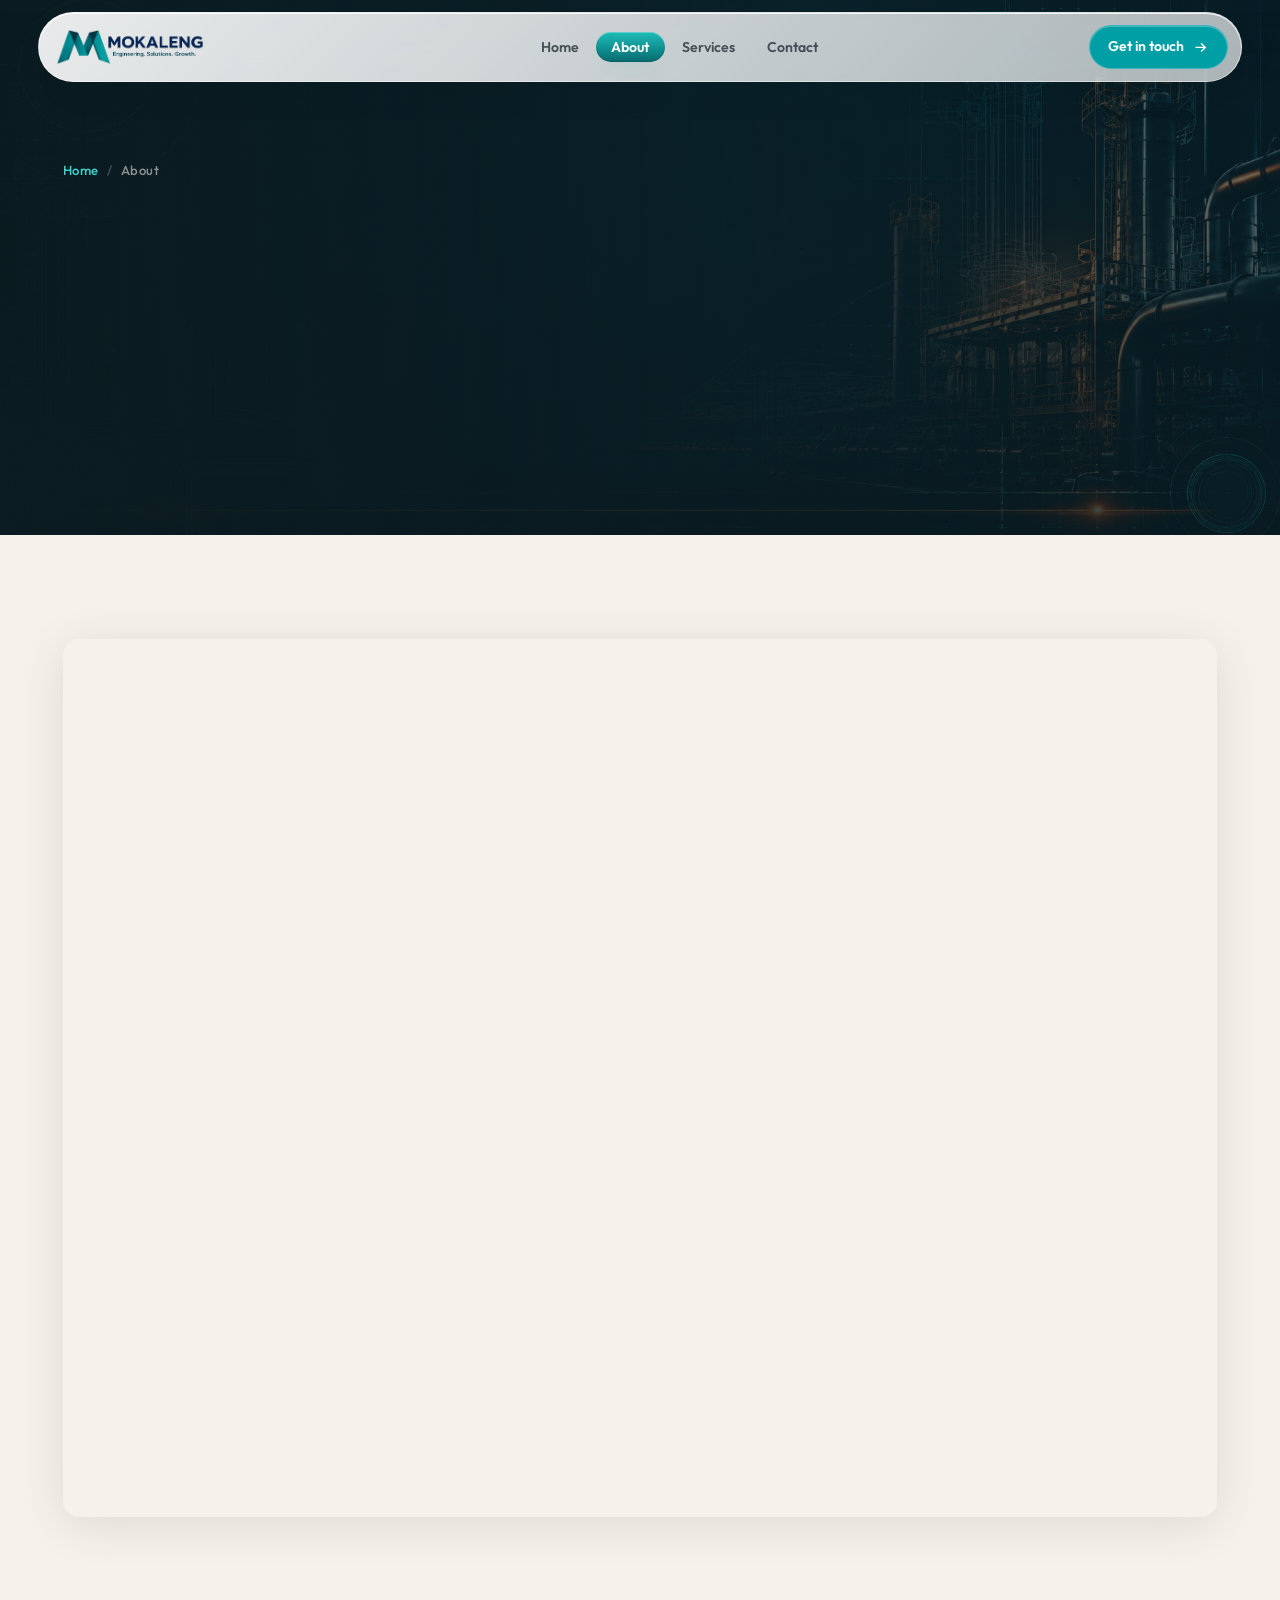
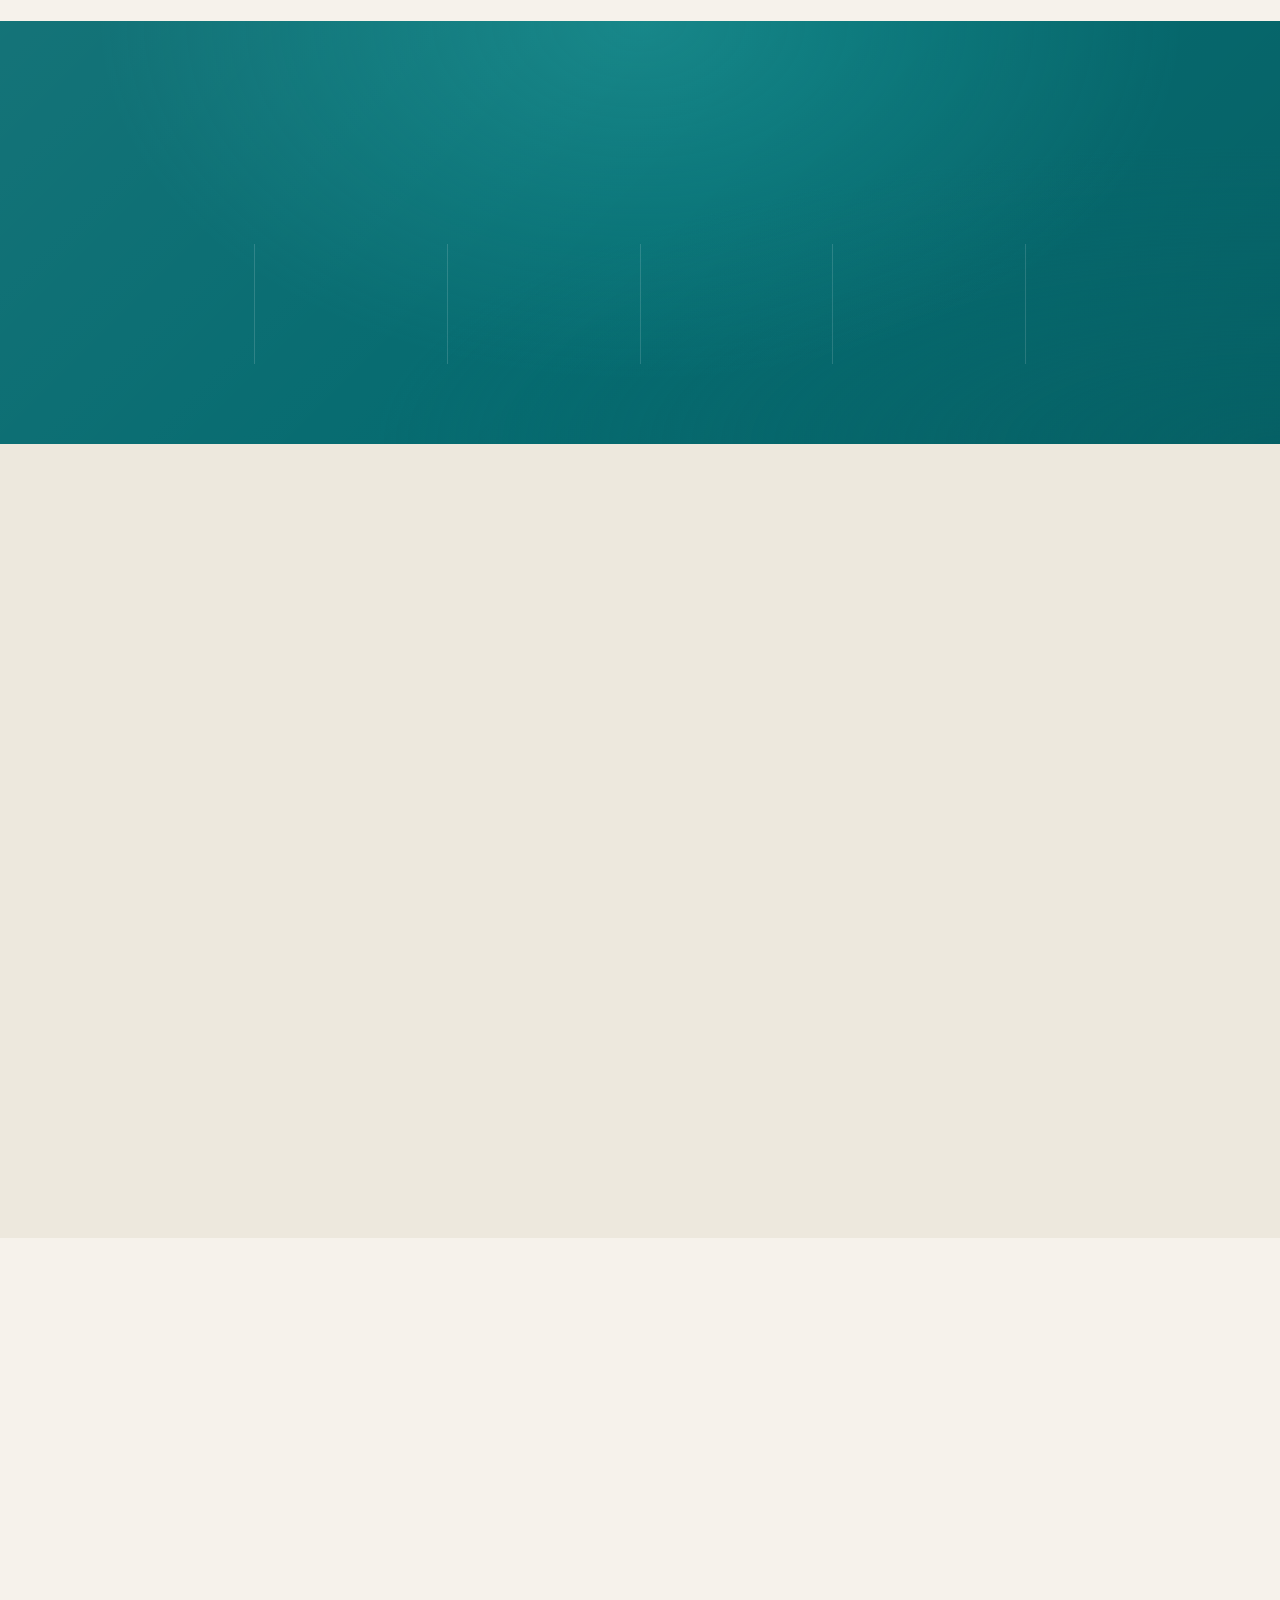
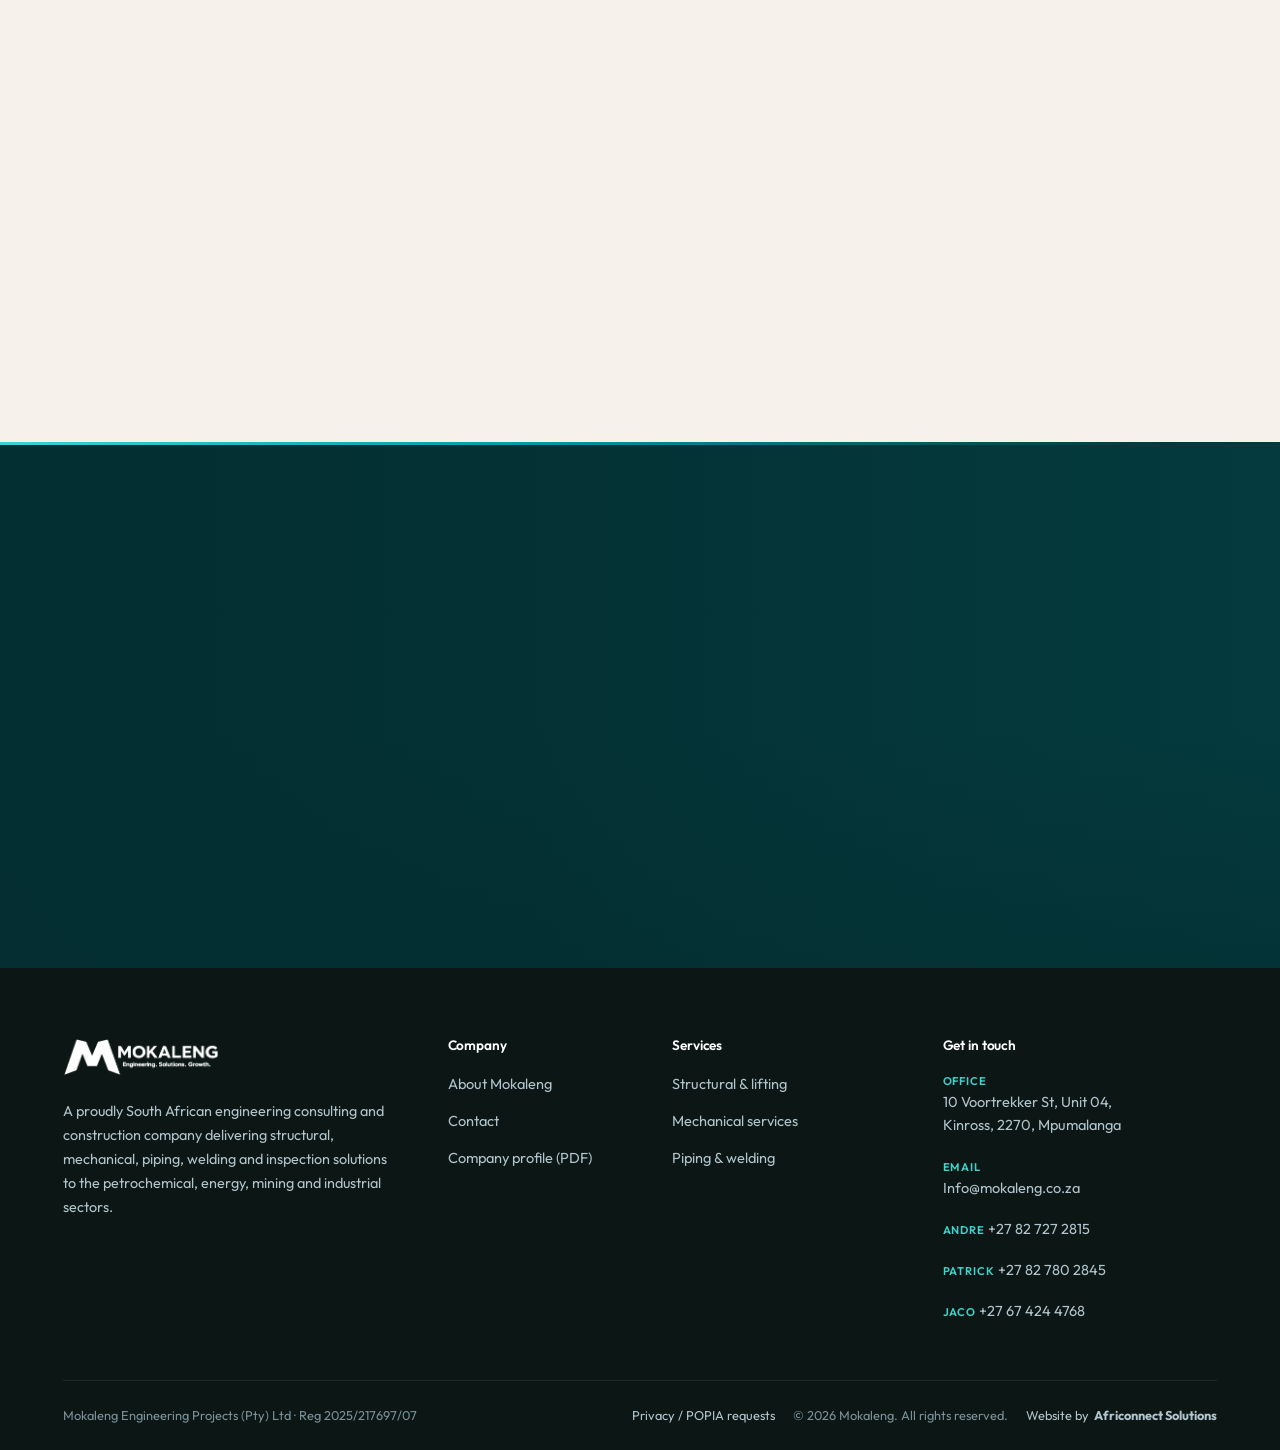
<file: certifications.html>
<!DOCTYPE html>
<html lang="en">
<head>
<meta charset="UTF-8" />
<meta name="viewport" content="width=device-width, initial-scale=1.0" />
<meta name="robots" content="noindex, follow" />
<meta http-equiv="refresh" content="0; url=about.html" />
<link rel="canonical" href="about.html" />
<title>Certifications moved | Mokaleng</title>
</head>
<body>
<p>Certification and company information is now included on the <a href="about.html">About Mokaleng page</a>.</p>
</body>
</html>
</file>
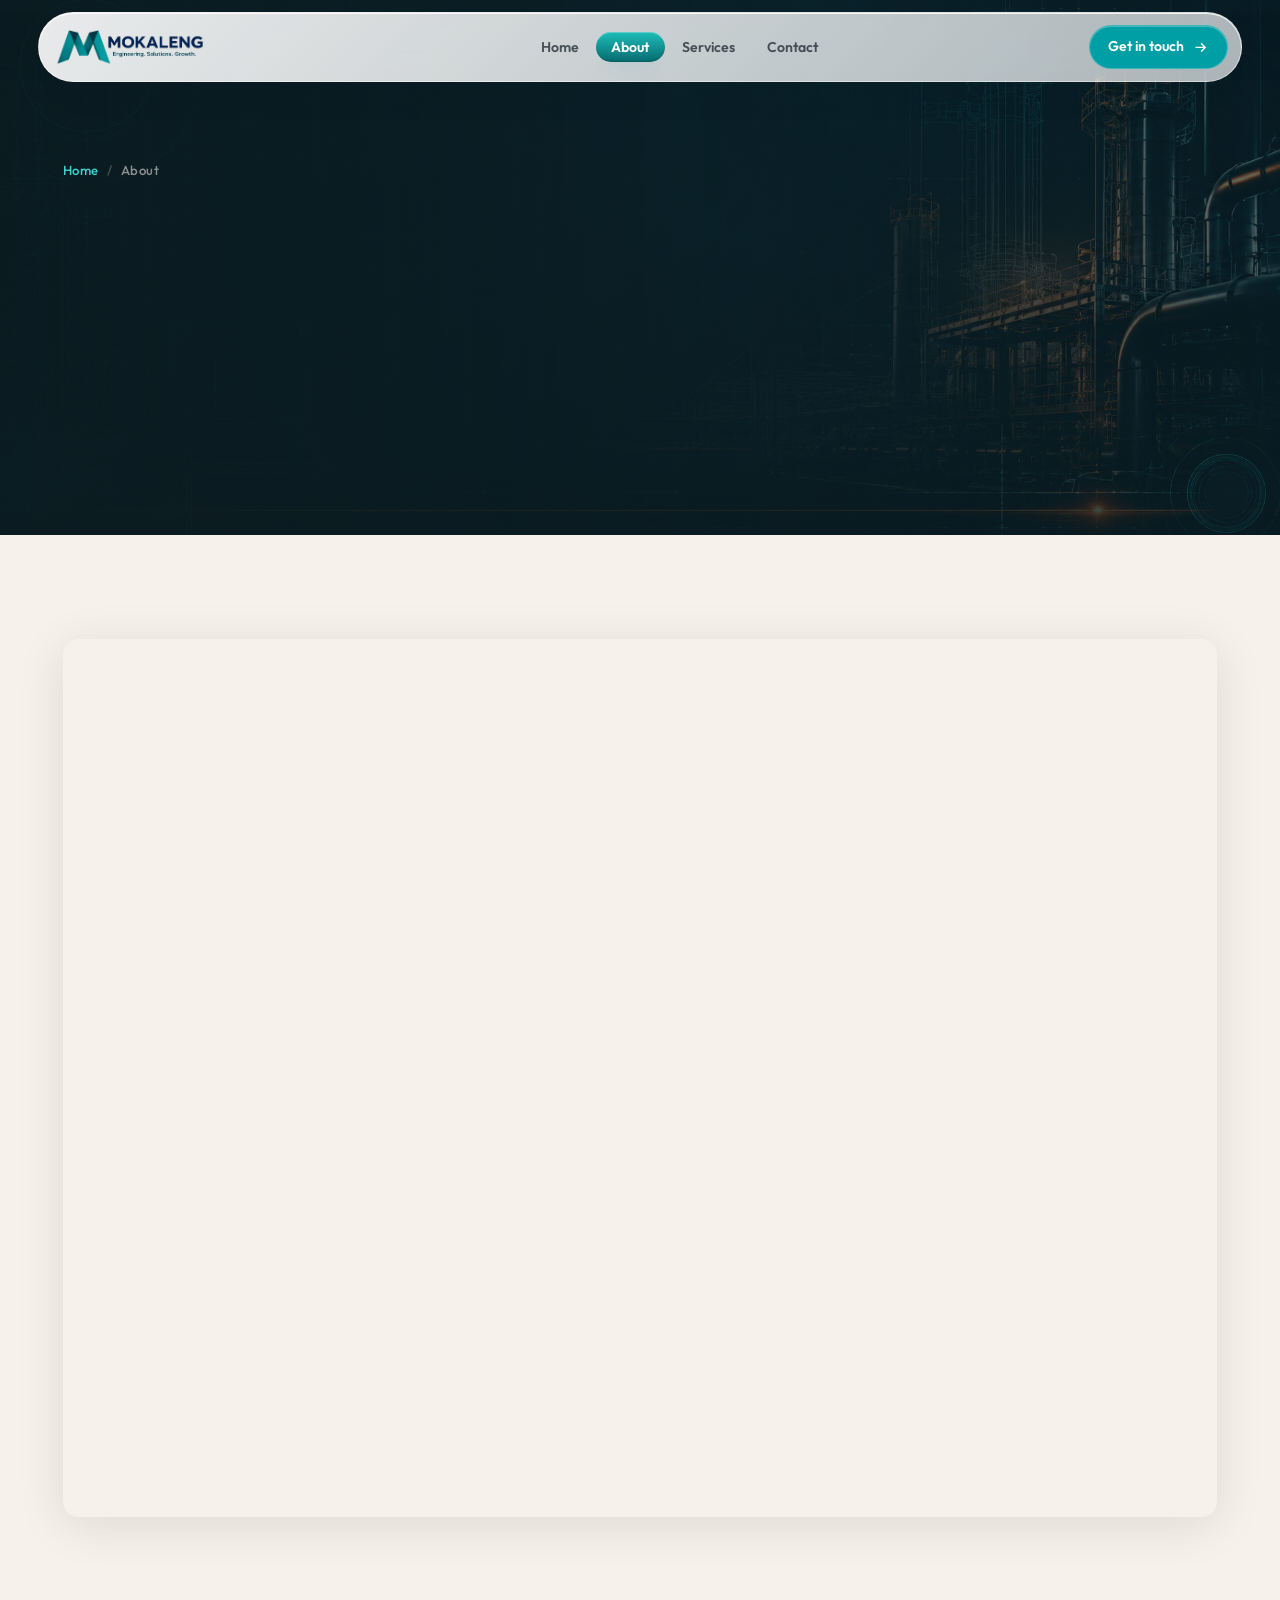
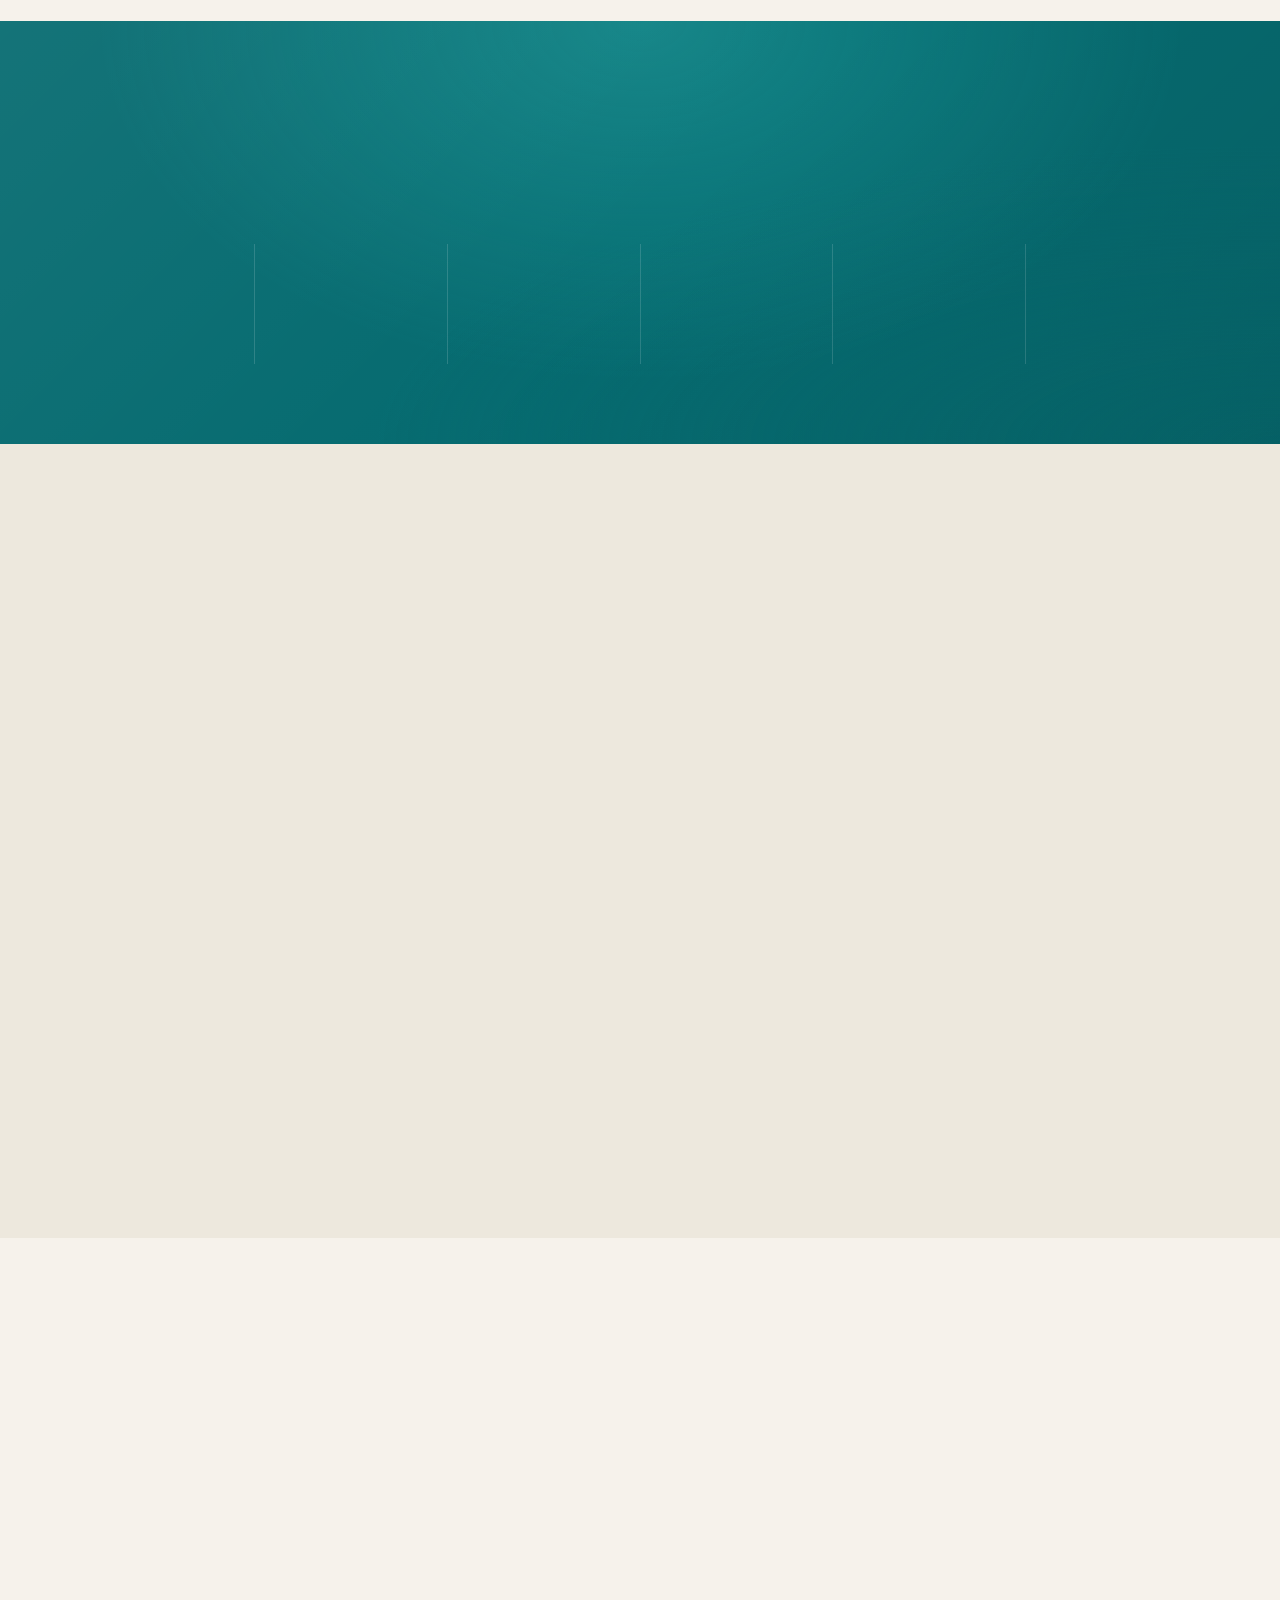
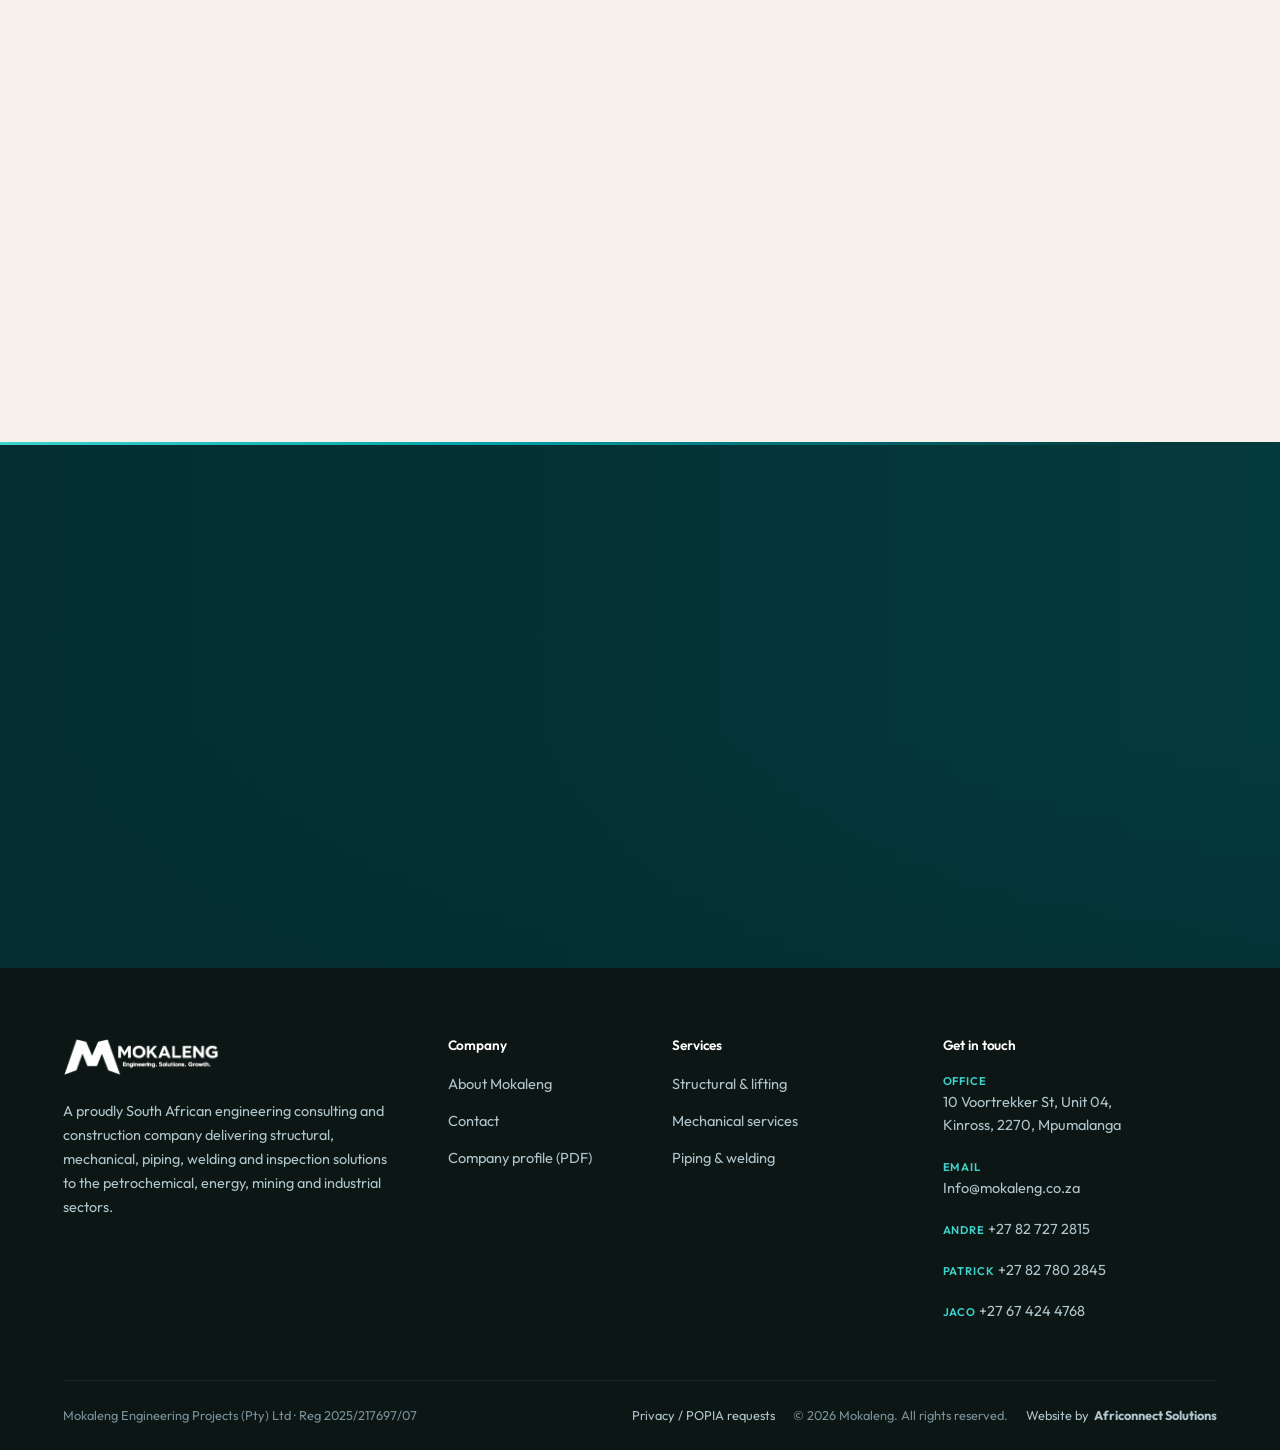
<file: clients.html>
<!DOCTYPE html>
<html lang="en">
<head>
<meta charset="UTF-8" />
<meta name="viewport" content="width=device-width, initial-scale=1.0" />
<meta name="robots" content="noindex, follow" />
<meta http-equiv="refresh" content="0; url=about.html#clients" />
<link rel="canonical" href="about.html#clients" />
<title>Clients moved | Mokaleng</title>
</head>
<body>
<p>Clients are now listed on the <a href="about.html#clients">About Mokaleng page</a>.</p>
</body>
</html>
</file>
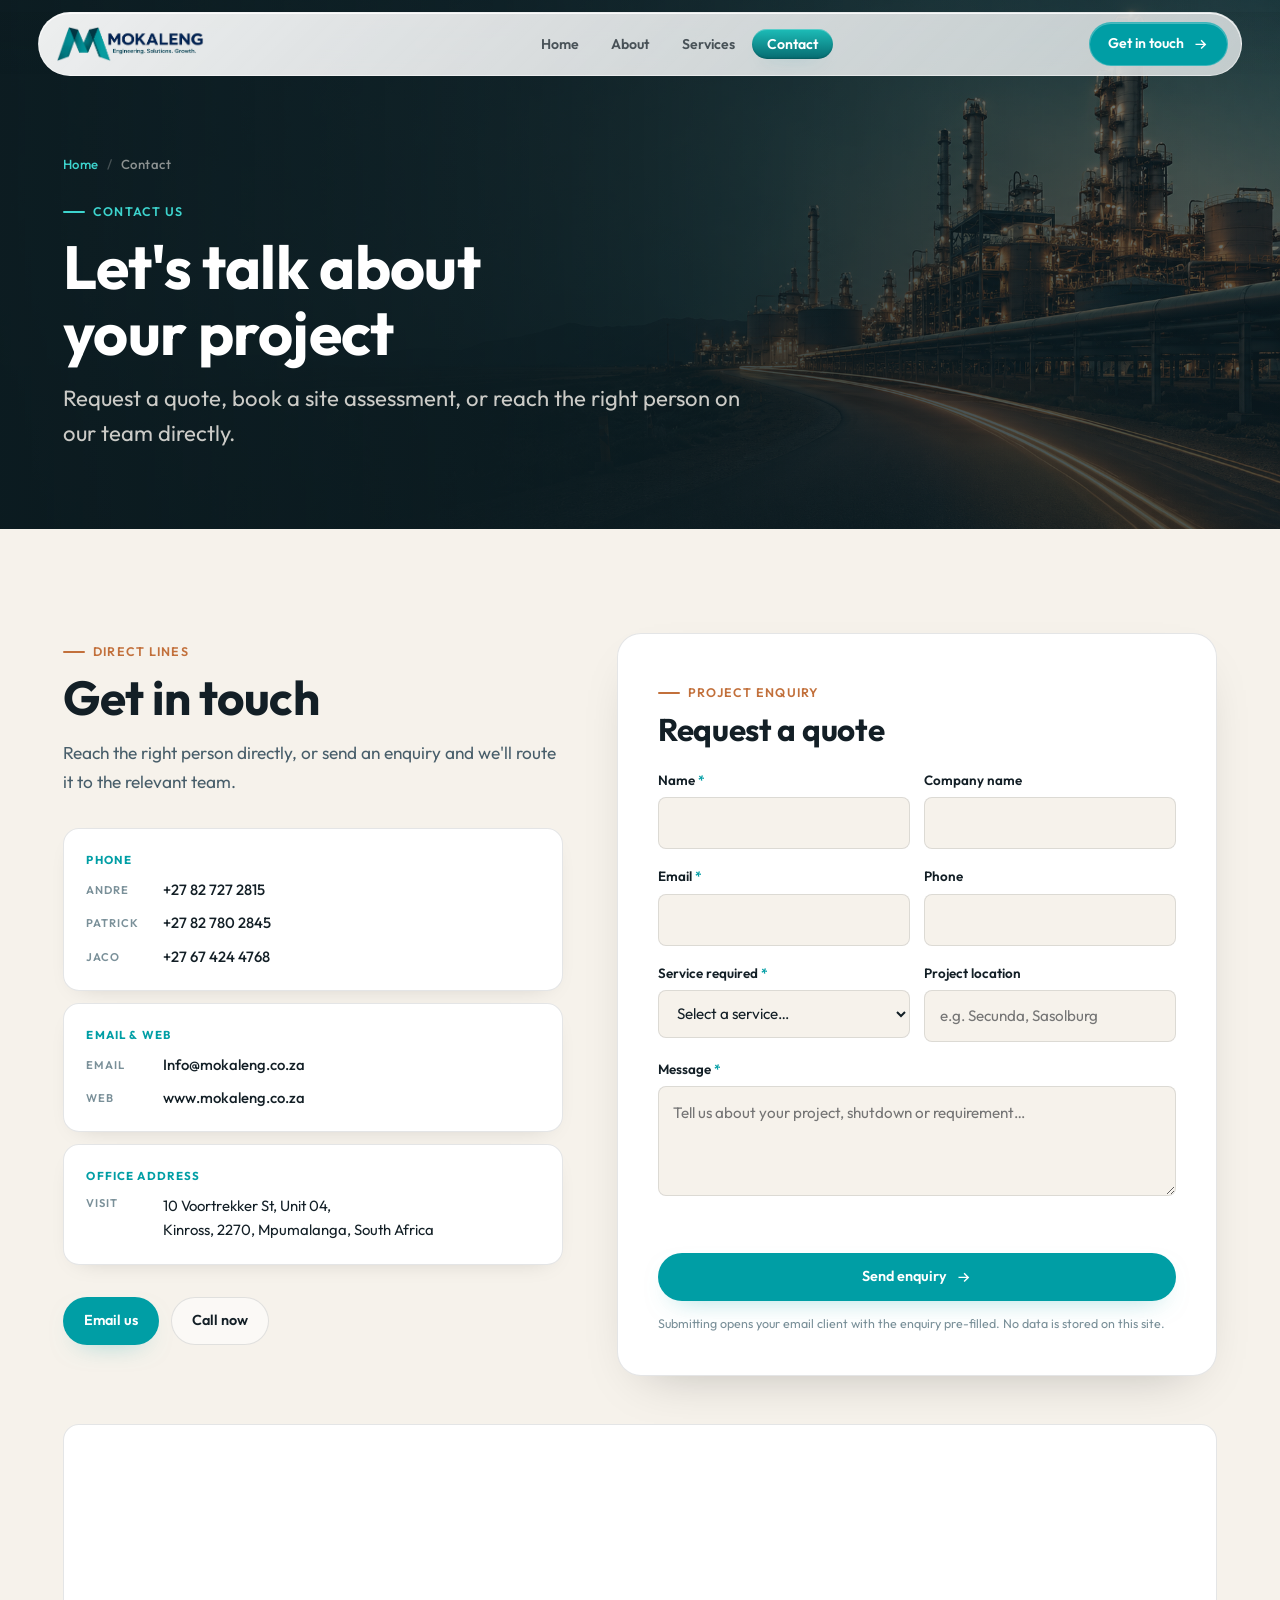
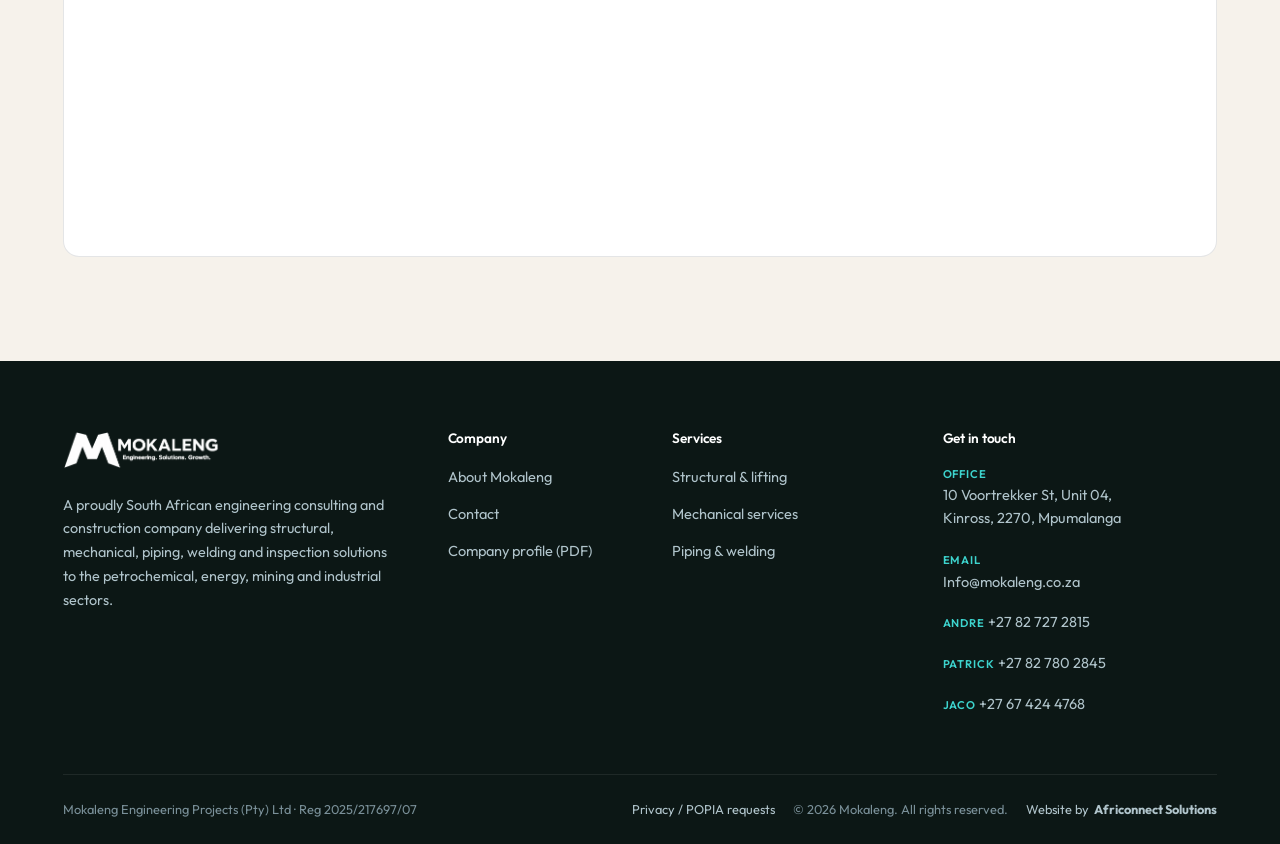
<file: contact.html>
<!DOCTYPE html>
<html lang="en">
<head>
<meta charset="UTF-8" />
<meta name="viewport" content="width=device-width, initial-scale=1.0" />
<script>document.documentElement.classList.add("js");</script>
<meta name="theme-color" content="#009EA5" />
<link rel="preconnect" href="https://fonts.googleapis.com" />
<link rel="preconnect" href="https://fonts.gstatic.com" crossorigin />
<link href="https://fonts.googleapis.com/css2?family=Outfit:wght@300;400;500;600;700;800&display=swap" rel="stylesheet" />
<link rel="stylesheet" href="assets/css/style.css" />
<link rel="icon" type="image/x-icon" href="assets/img/favicon.ico" />
<link rel="icon" type="image/png" sizes="32x32" href="assets/img/favicon-32.png" />
<link rel="icon" type="image/png" sizes="16x16" href="assets/img/favicon-16.png" />
<link rel="apple-touch-icon" href="assets/img/apple-touch-icon.png" />
<title>Contact | Request a Quote — Mokaleng Engineering, Kinross</title>
<meta name="description" content="Contact Mokaleng for structural, mechanical, piping, welding and maintenance support. Office in Kinross, Mpumalanga. Request a quote or site assessment." />
</head>
<body>

<header class="header" data-solid="true">
  <div class="container header__inner">
    <a href="index.html" class="brand" aria-label="Mokaleng home">
      <img class="brand__logo" src="assets/img/logo-landscape.png" alt="Mokaleng — Engineering. Solutions. Growth." />
    </a>

    <nav class="nav" aria-label="Primary">
      <a class="nav__link" href="index.html">Home</a>
      <a class="nav__link" href="about.html">About</a>
      <a class="nav__link" href="services.html">Services</a>
      <a class="nav__link" href="contact.html" aria-current="page">Contact</a>
    </nav>

    <div class="header__cta">
      <a class="btn btn--primary" href="contact.html#enquiry">
        Get in touch
        <svg viewBox="0 0 24 24" fill="none" stroke="currentColor" stroke-width="2"><path d="M5 12h14M13 6l6 6-6 6"/></svg>
      </a>
    </div>

    <button class="burger" aria-label="Open menu" aria-expanded="false" aria-controls="mobile-menu">
      <span></span><span></span><span></span>
    </button>
  </div>
</header>

<div class="mobile-menu" id="mobile-menu" role="dialog" aria-label="Menu" aria-modal="true">
  <button class="mobile-menu__close" aria-label="Close menu">&times;</button>
  <nav aria-label="Mobile">
    <a class="mobile-menu__link" href="index.html"><span>Home</span><span class="spec">00</span></a>
    <a class="mobile-menu__link" href="about.html"><span>About</span><span class="spec">01</span></a>
    <a class="mobile-menu__link" href="services.html"><span>Services</span><span class="spec">02</span></a>
    <a class="mobile-menu__link" href="contact.html"><span>Contact</span><span class="spec">03</span></a>
  </nav>
  <div class="mobile-menu__cta">
    <a class="btn btn--primary" href="contact.html#enquiry">Get in touch</a>
    <a class="btn btn--on-dark" href="tel:+27827272815">Call us now</a>
  </div>
</div>

<main id="main">

<!-- ── Page hero ─────────────────────────────────────────────────────────── -->
<section class="page-hero">
  <div class="page-hero__media"><img src="assets/img/contact-banner-2.png" alt="" aria-hidden="true" /></div>
  <div class="page-hero__grid" aria-hidden="true"></div>
  <div class="container page-hero__inner">
    <nav class="crumbs" aria-label="Breadcrumb">
      <a href="index.html">Home</a><span class="sep">/</span><span>Contact</span>
    </nav>
    <p class="eyebrow on-dark reveal">Contact us</p>
    <h1 class="page-hero__title reveal" data-delay="1">Let's talk about your project</h1>
    <p class="page-hero__text reveal" data-delay="2">Request a quote, book a site assessment, or reach the right person on our team directly.</p>
  </div>
</section>

<!-- ── Contact section ───────────────────────────────────────────────────── -->
<section class="section" id="enquiry">
  <div class="container contact-grid">

    <div class="reveal">
      <p class="eyebrow">Direct lines</p>
      <h2 class="heading__title">Get in touch</h2>
      <p class="muted mt-1">Reach the right person directly, or send an enquiry and we'll route it to the relevant team.</p>

      <div class="info-card mt-2">
        <p class="info-card__label">Phone</p>
        <div class="info-card__row"><span class="who">Andre</span><a href="tel:+27827272815">+27 82 727 2815</a></div>
        <div class="info-card__row"><span class="who">Patrick</span><a href="tel:+27827802845">+27 82 780 2845</a></div>
        <div class="info-card__row"><span class="who">Jaco</span><a href="tel:+27674244768">+27 67 424 4768</a></div>
      </div>
      <div class="info-card">
        <p class="info-card__label">Email &amp; web</p>
        <div class="info-card__row"><span class="who">Email</span><a href="mailto:Info@mokaleng.co.za">Info@mokaleng.co.za</a></div>
        <div class="info-card__row"><span class="who">Web</span><a href="https://www.mokaleng.co.za">www.mokaleng.co.za</a></div>
      </div>
      <div class="info-card">
        <p class="info-card__label">Office address</p>
        <div class="info-card__row info-card__row--top">
          <span class="who">Visit</span>
          <span>10 Voortrekker St, Unit 04,<br>Kinross, 2270, Mpumalanga, South Africa</span>
        </div>
      </div>

      <div class="flex-actions mt-2">
        <a class="btn btn--primary" href="mailto:Info@mokaleng.co.za">Email us</a>
        <a class="btn btn--ghost" href="tel:+27827272815">Call now</a>
      </div>
    </div>

    <div class="reveal" data-delay="1">
      <form class="form" id="enquiry-form" novalidate>
        <p class="eyebrow">Project enquiry</p>
        <h2 class="heading__title form__title">Request a quote</h2>

        <div class="field-row">
          <div class="field">
            <label for="f-name">Name <span class="req">*</span></label>
            <input id="f-name" name="name" type="text" autocomplete="name" />
            <span class="field__err">Please enter your name.</span>
          </div>
          <div class="field">
            <label for="f-company">Company name</label>
            <input id="f-company" name="company" type="text" autocomplete="organization" />
          </div>
        </div>
        <div class="field-row">
          <div class="field">
            <label for="f-email">Email <span class="req">*</span></label>
            <input id="f-email" name="email" type="email" autocomplete="email" />
            <span class="field__err">Please enter a valid email address.</span>
          </div>
          <div class="field">
            <label for="f-phone">Phone</label>
            <input id="f-phone" name="phone" type="tel" autocomplete="tel" />
          </div>
        </div>
        <div class="field-row">
          <div class="field">
            <label for="f-service">Service required <span class="req">*</span></label>
            <select id="f-service" name="service">
              <option value="">Select a service…</option>
              <option value="Structural engineering & lifting">Structural engineering &amp; lifting</option>
              <option value="Mechanical services & shutdown">Mechanical services &amp; shutdown</option>
              <option value="Piping & welding">Piping &amp; welding</option>
              <option value="Lifting equipment inspection">Lifting equipment inspection</option>
              <option value="Fabrication & erection">Fabrication &amp; erection</option>
              <option value="Maintenance programme">Maintenance programme</option>
              <option value="General enquiry">General enquiry</option>
            </select>
            <span class="field__err">Please select a service.</span>
          </div>
          <div class="field">
            <label for="f-location">Project location</label>
            <input id="f-location" name="location" type="text" placeholder="e.g. Secunda, Sasolburg" />
          </div>
        </div>
        <div class="field">
          <label for="f-message">Message <span class="req">*</span></label>
          <textarea id="f-message" name="message" placeholder="Tell us about your project, shutdown or requirement…"></textarea>
          <span class="field__err">Please add a short message.</span>
        </div>
        <div class="form__status" role="status" aria-live="polite"></div>
        <button type="submit" class="btn btn--primary mt-2 form__submit">
          Send enquiry
          <svg viewBox="0 0 24 24" fill="none" stroke="currentColor" stroke-width="2"><path d="M5 12h14M13 6l6 6-6 6"/></svg>
        </button>
        <p class="form__note">Submitting opens your email client with the enquiry pre-filled. No data is stored on this site.</p>
      </form>
    </div>

  </div>

  <div class="container">
    <div class="map-embed reveal">
      <iframe title="Mokaleng office location — Kinross" loading="lazy" referrerpolicy="no-referrer-when-downgrade"
        src="https://www.google.com/maps?q=10+Voortrekker+St,+Kinross,+2270,+South+Africa&output=embed"></iframe>
    </div>
  </div>
</section>

</main>

<footer class="footer">
  <div class="container">
    <div class="footer__top">
      <div class="footer__brand">
        <a href="index.html" class="brand" aria-label="Mokaleng home">
          <img class="brand__logo" src="assets/img/logo-landscape.png" alt="Mokaleng" />
        </a>
        <p class="footer__desc">A proudly South African engineering consulting and construction company delivering structural, mechanical, piping, welding and inspection solutions to the petrochemical, energy, mining and industrial sectors.</p>
      </div>
      <div class="footer__col">
        <h4>Company</h4>
        <ul>
          <li><a href="about.html">About Mokaleng</a></li>
          <li><a href="contact.html">Contact</a></li>
          <li><a href="assets/docs/Mokaleng%20Business%20Profile.pdf" target="_blank" rel="noopener">Company profile (PDF)</a></li>
        </ul>
      </div>
      <div class="footer__col">
        <h4>Services</h4>
        <ul>
          <li><a href="services.html#structural">Structural &amp; lifting</a></li>
          <li><a href="services.html#mechanical">Mechanical services</a></li>
          <li><a href="services.html#piping">Piping &amp; welding</a></li>
        </ul>
      </div>
      <div class="footer__col footer__contact">
        <h4>Get in touch</h4>
        <ul>
          <li><span class="who">Office</span><br>10 Voortrekker St, Unit 04,<br>Kinross, 2270, Mpumalanga</li>
          <li><span class="who">Email</span><br><a href="mailto:Info@mokaleng.co.za">Info@mokaleng.co.za</a></li>
          <li><span class="who">Andre</span> <a href="tel:+27827272815">+27 82 727 2815</a></li>
          <li><span class="who">Patrick</span> <a href="tel:+27827802845">+27 82 780 2845</a></li>
          <li><span class="who">Jaco</span> <a href="tel:+27674244768">+27 67 424 4768</a></li>
        </ul>
      </div>
    </div>
    <div class="footer__bottom">
      <span class="reg">Mokaleng Engineering Projects (Pty) Ltd · Reg 2025/217697/07</span>
      <div class="footer__legal">
        <a href="contact.html#enquiry">Privacy / POPIA requests</a>
        <span>&copy; <span id="year">2026</span> Mokaleng. All rights reserved.</span>
        <a class="site-signature" href="https://africonnectsolutions.co.za" target="_blank" rel="noopener">Website by <strong>Africonnect Solutions</strong></a>
      </div>
    </div>
  </div>
</footer>
<script src="assets/js/main.js"></script>
</body>
</html>
</file>
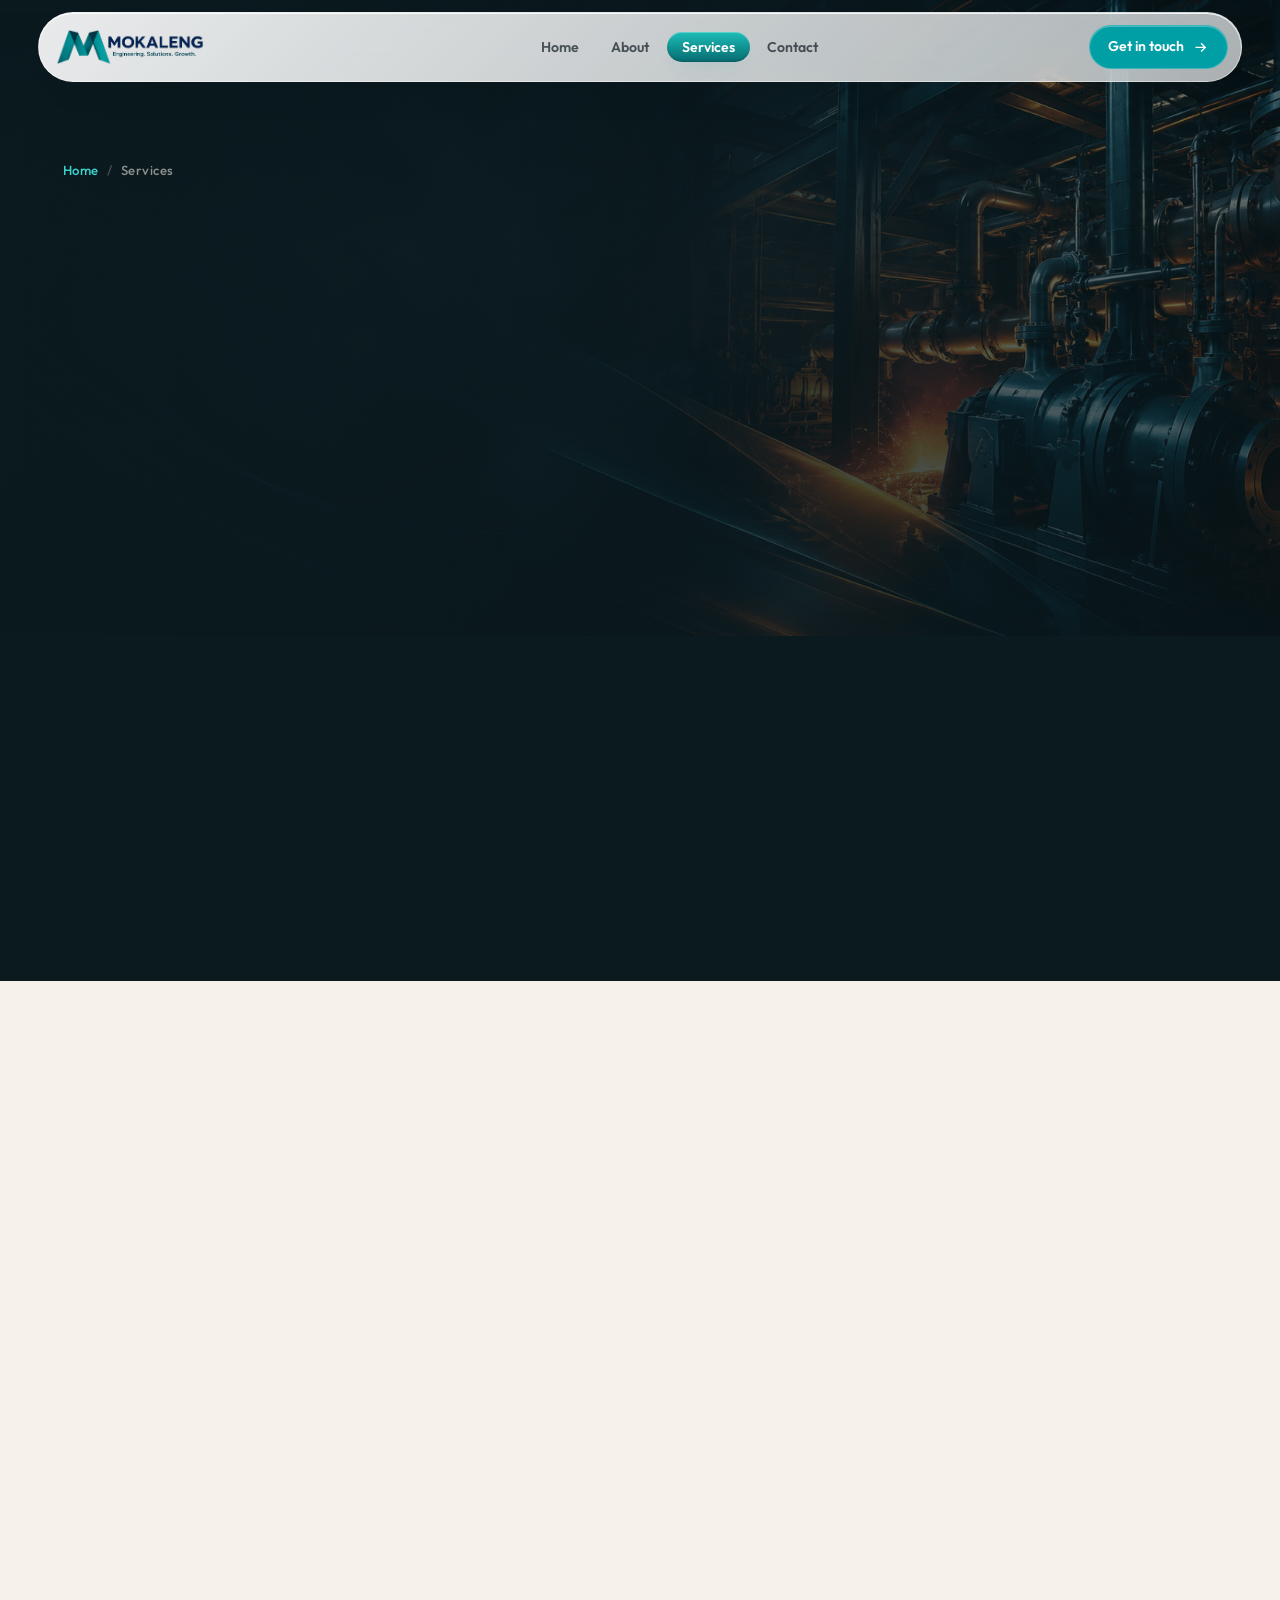
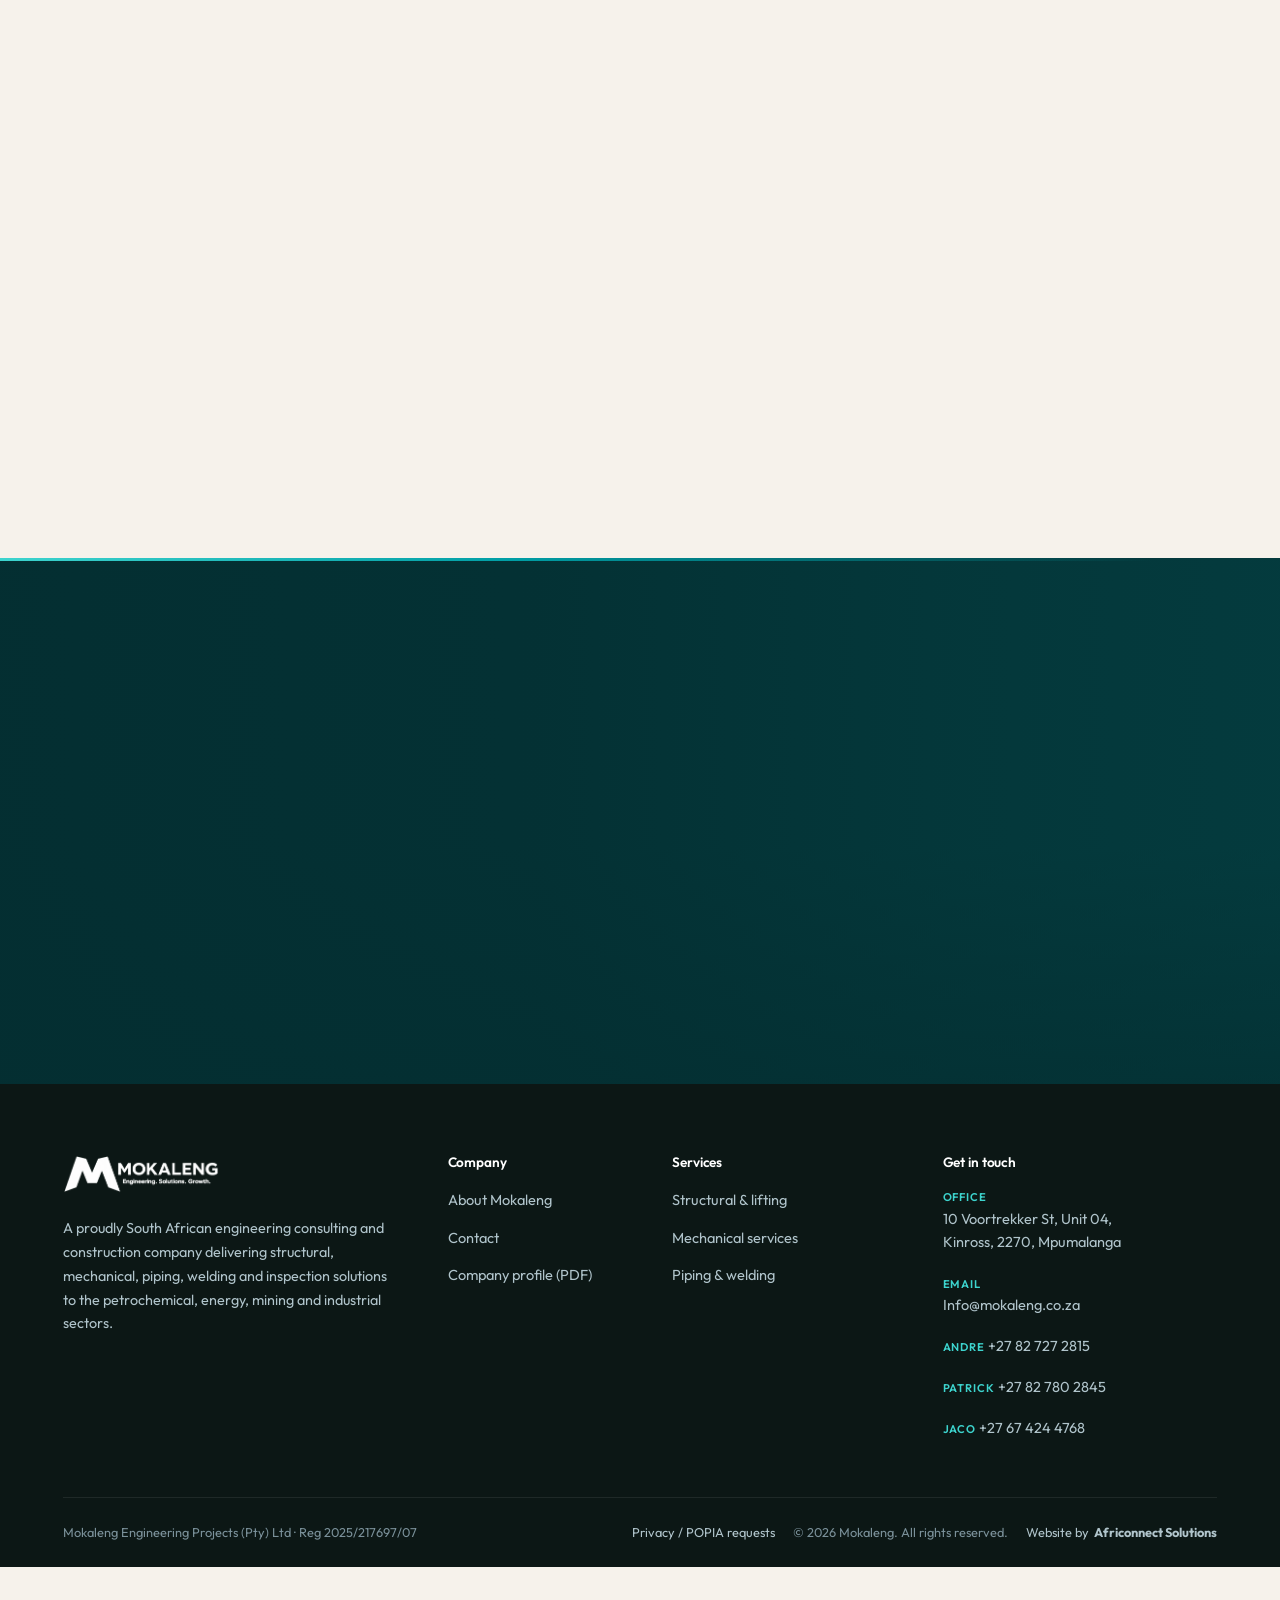
<file: projects.html>
<!DOCTYPE html>
<html lang="en">
<head>
<meta charset="UTF-8" />
<meta name="viewport" content="width=device-width, initial-scale=1.0" />
<meta name="robots" content="noindex, follow" />
<meta http-equiv="refresh" content="0; url=services.html" />
<link rel="canonical" href="services.html" />
<title>Projects moved | Mokaleng</title>
</head>
<body>
<p>Project capability information is now included on the <a href="services.html">Mokaleng services page</a>.</p>
</body>
</html>
</file>
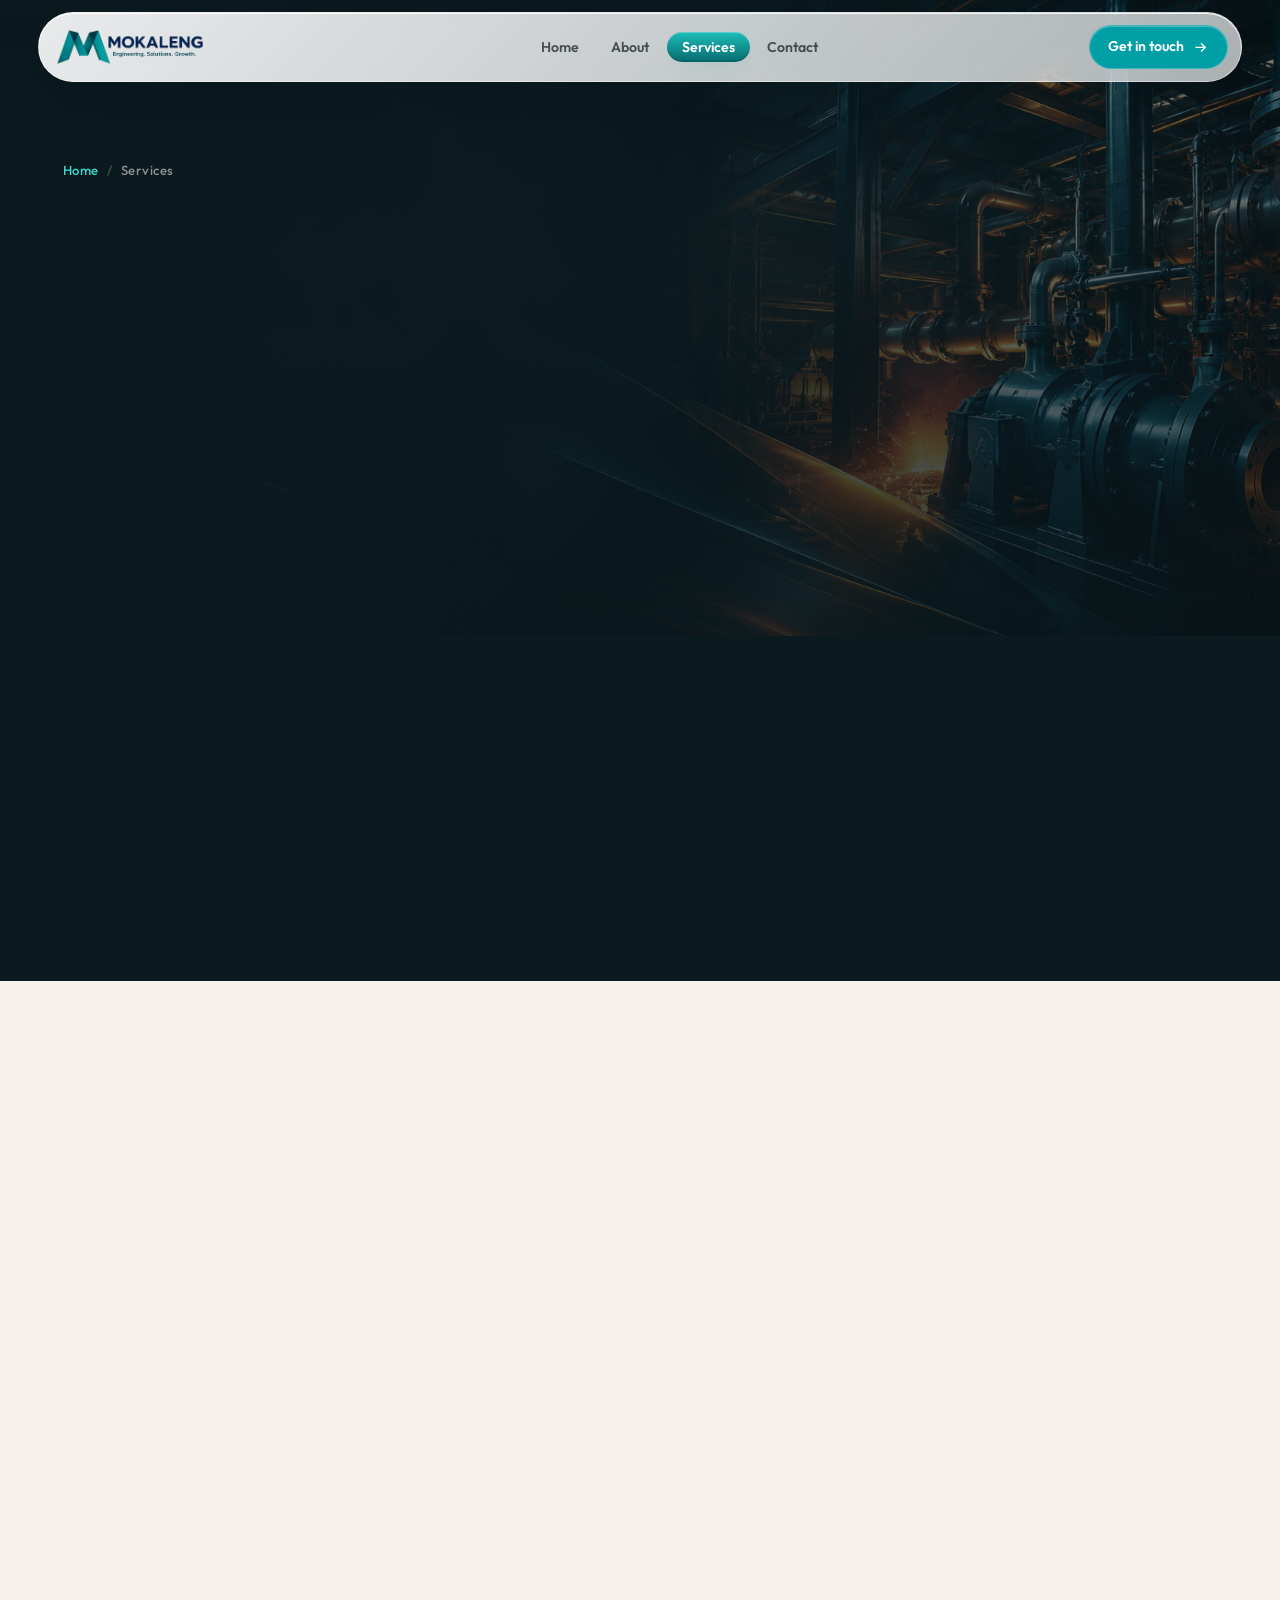
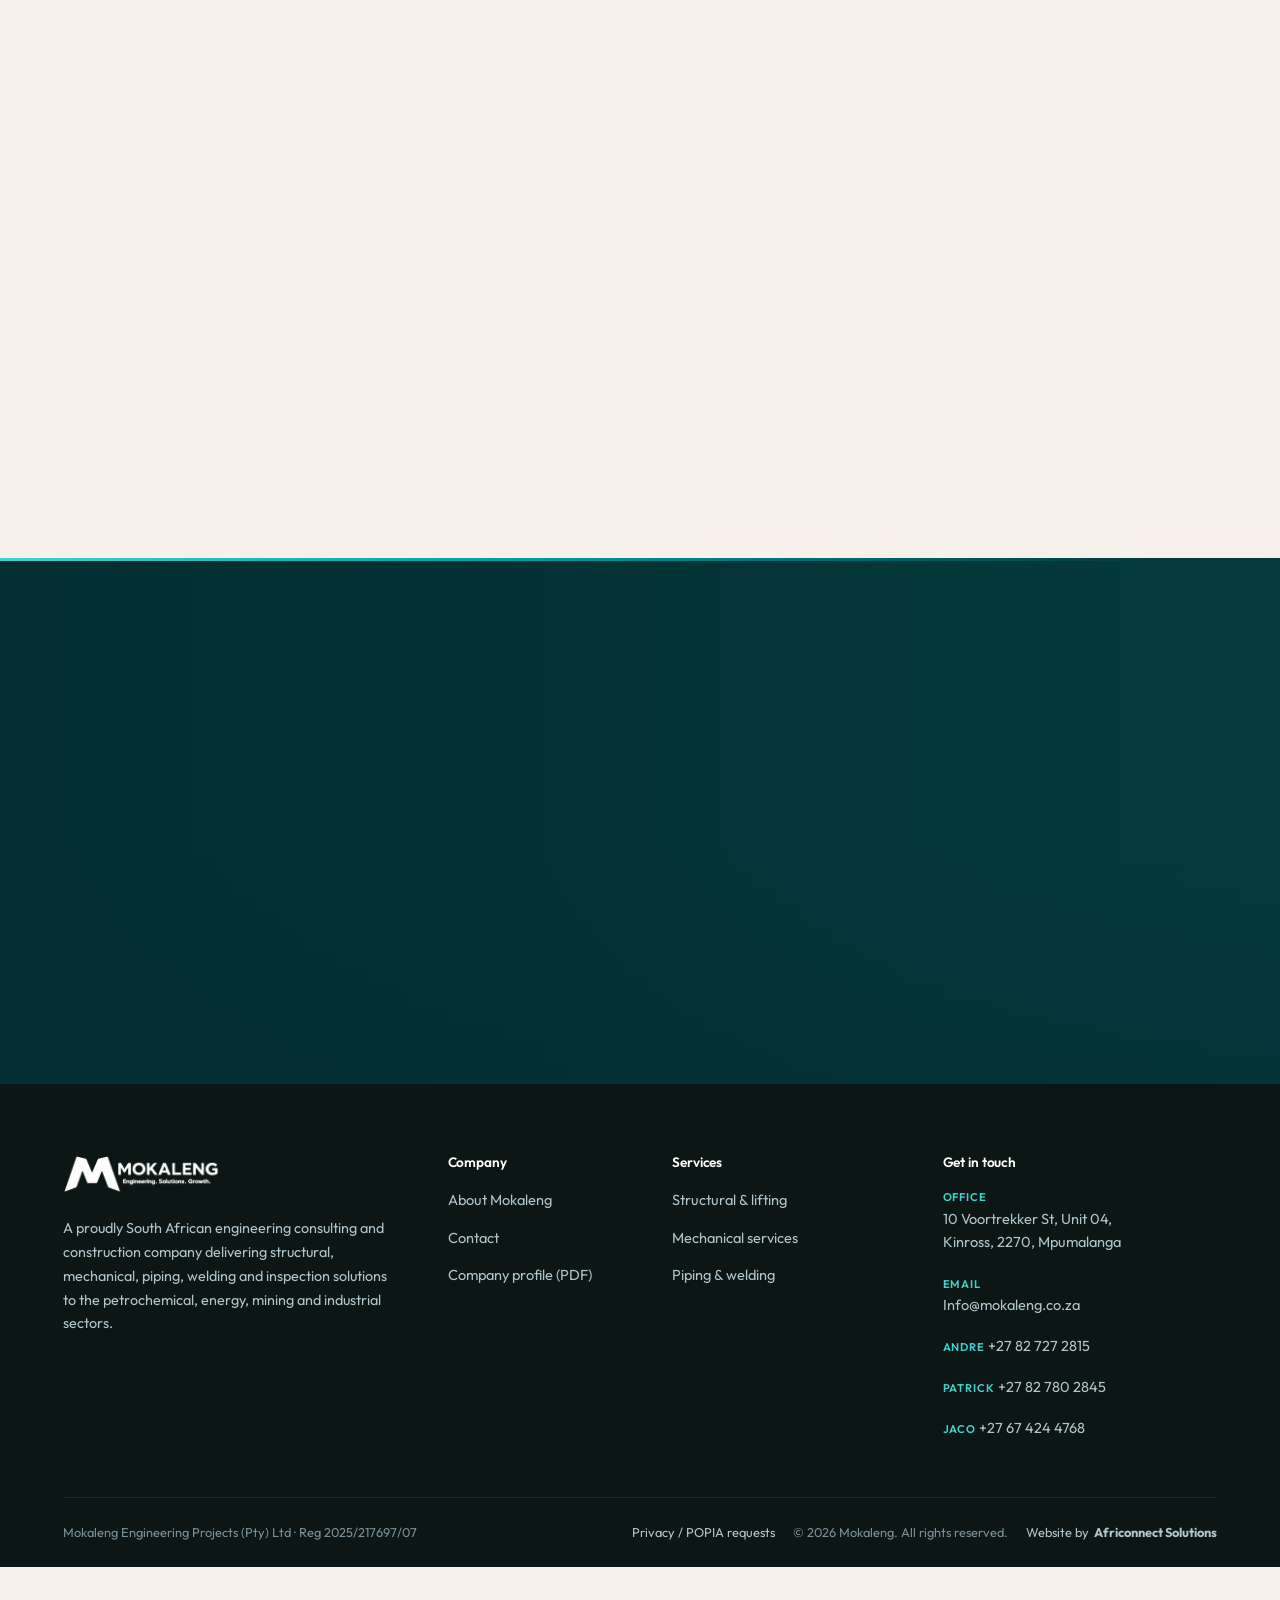
<file: sectors.html>
<!DOCTYPE html>
<html lang="en">
<head>
<meta charset="UTF-8" />
<meta name="viewport" content="width=device-width, initial-scale=1.0" />
<meta name="robots" content="noindex, follow" />
<meta http-equiv="refresh" content="0; url=services.html" />
<link rel="canonical" href="services.html" />
<title>Sectors moved | Mokaleng</title>
</head>
<body>
<p>Sector information is now included in the <a href="services.html">Mokaleng services page</a>.</p>
</body>
</html>
</file>
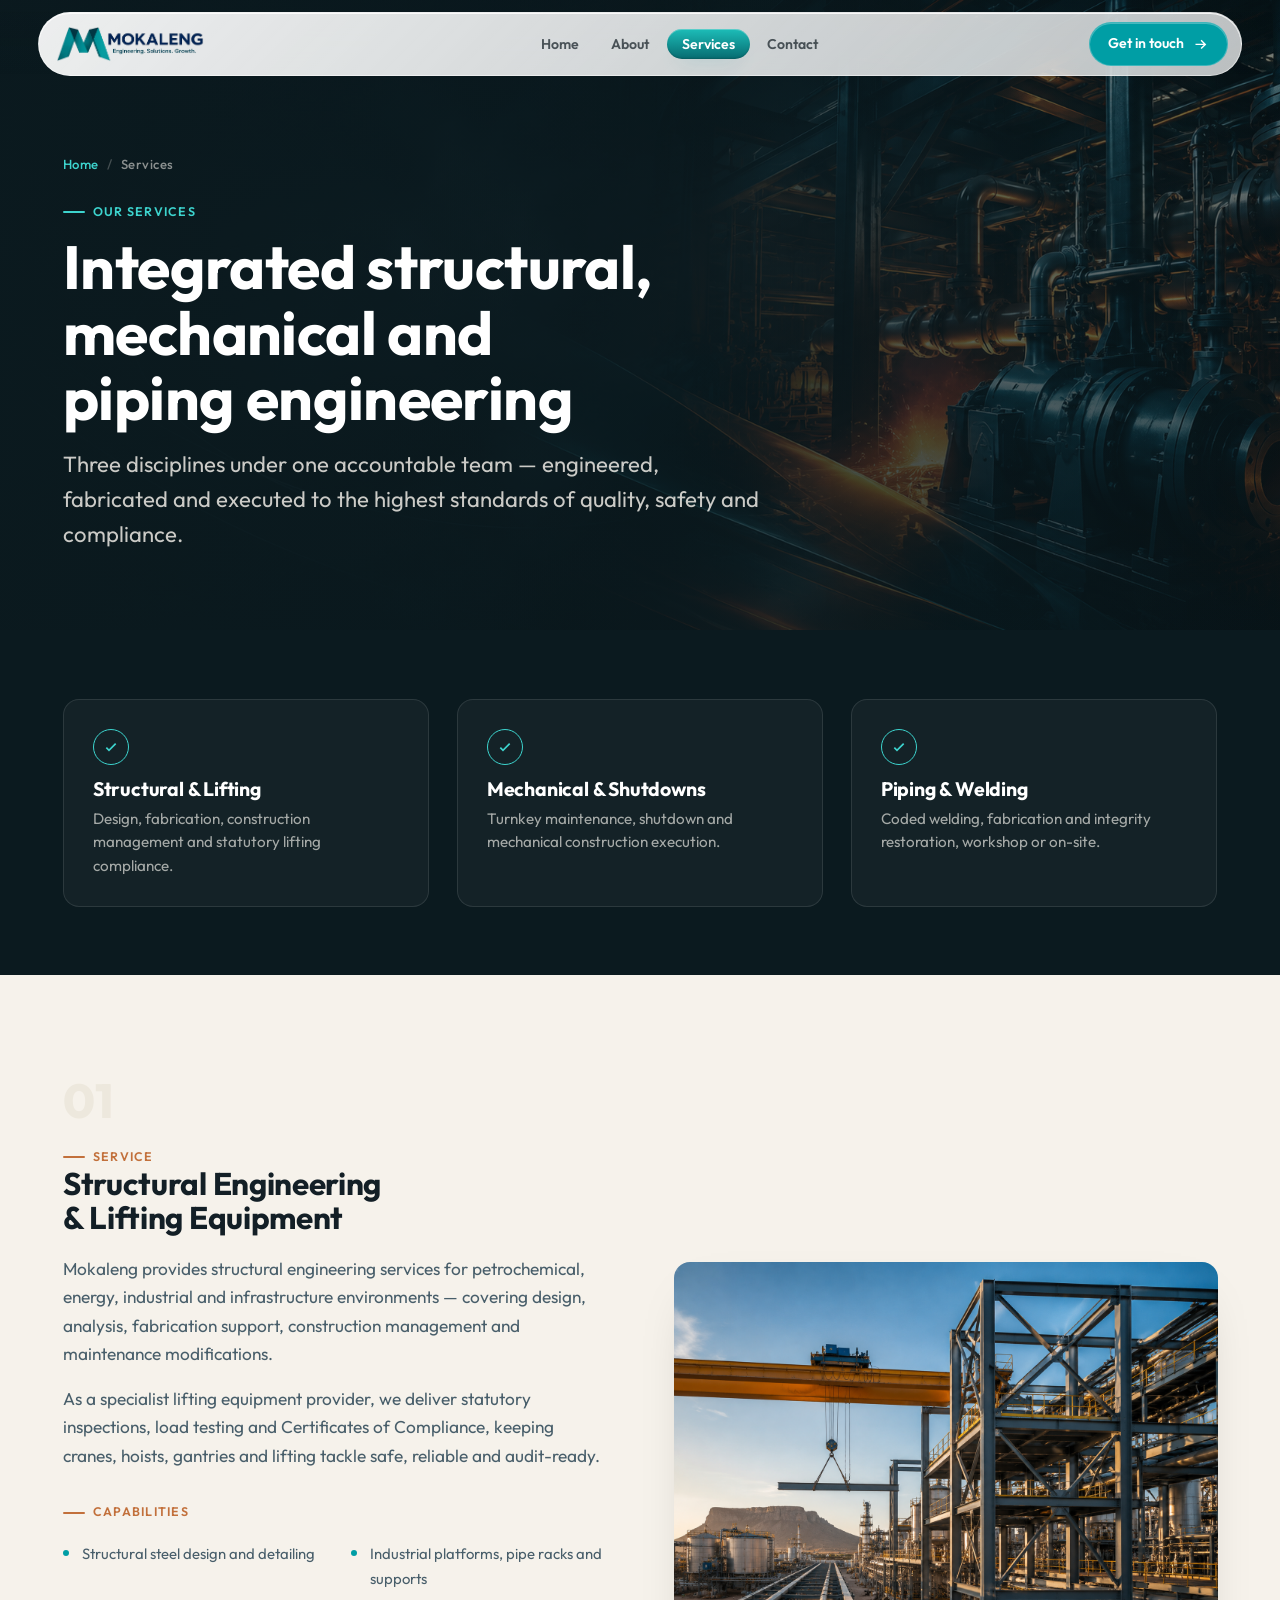
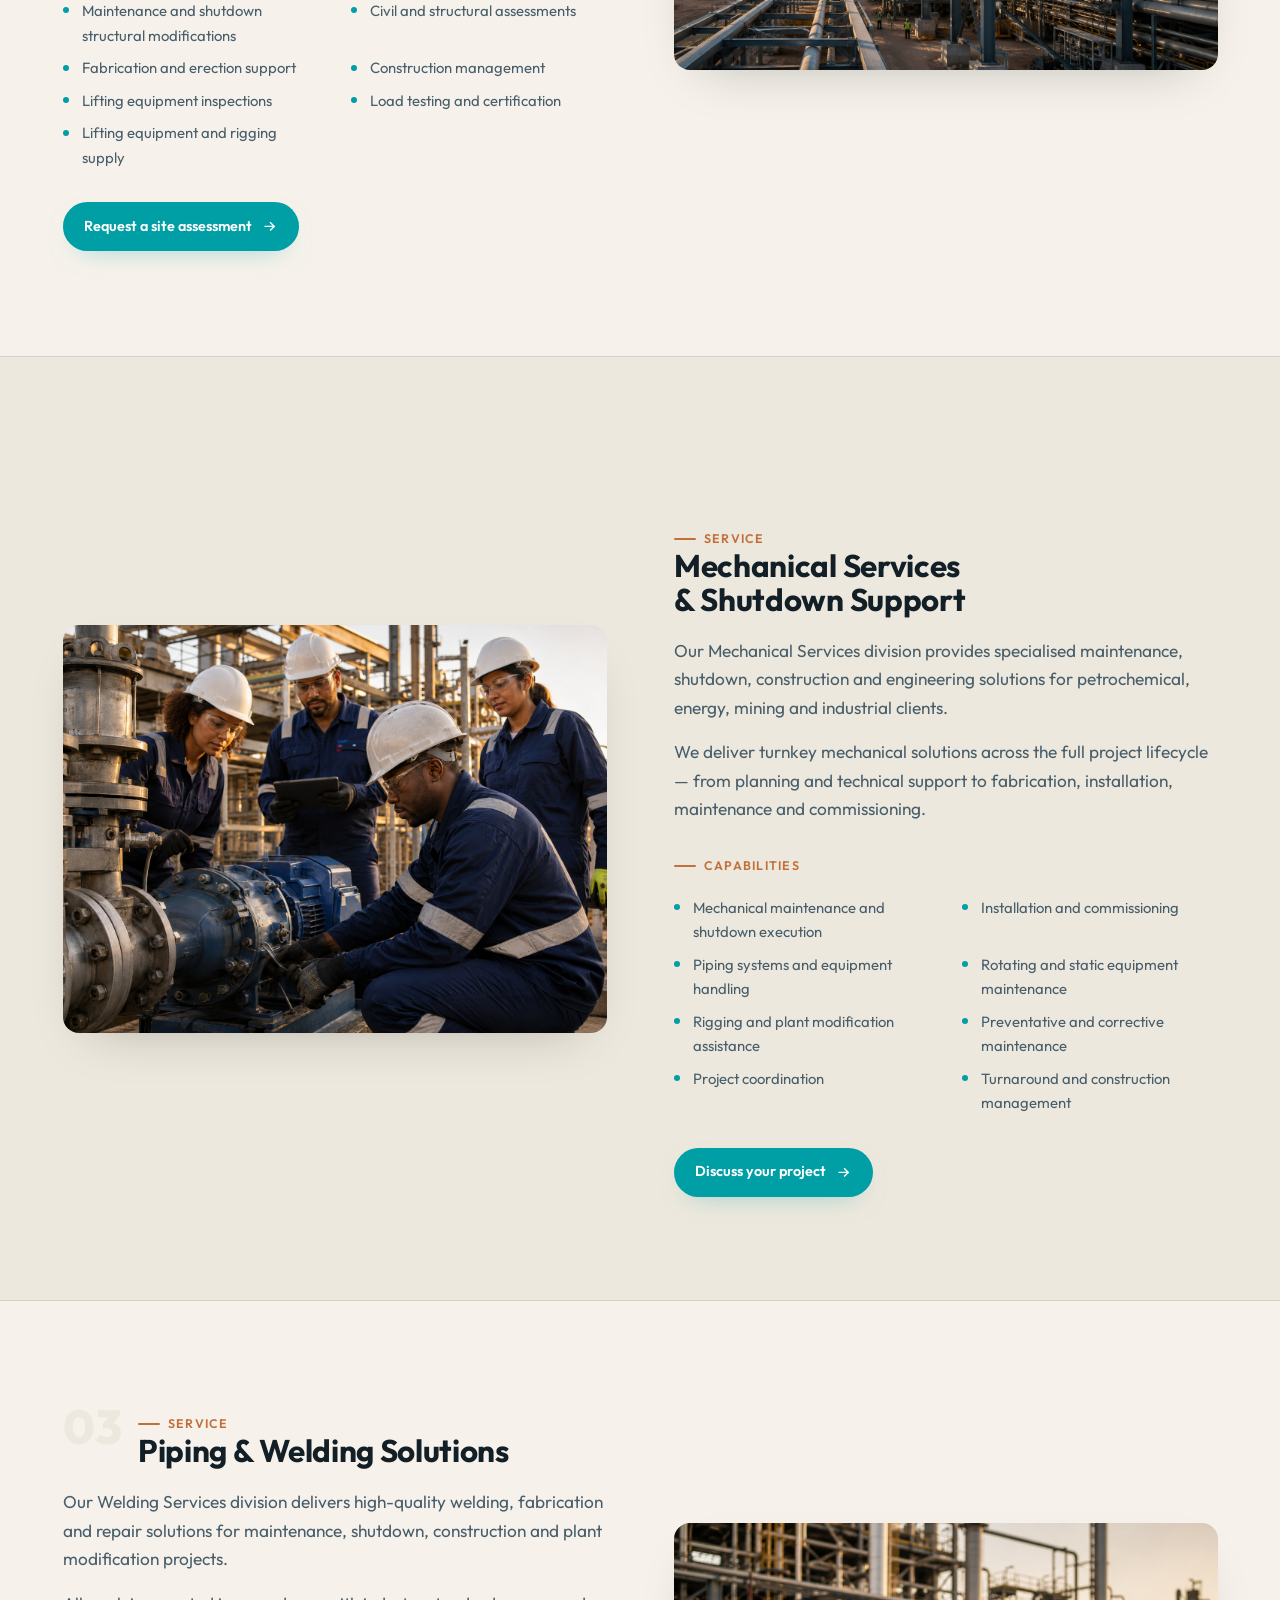
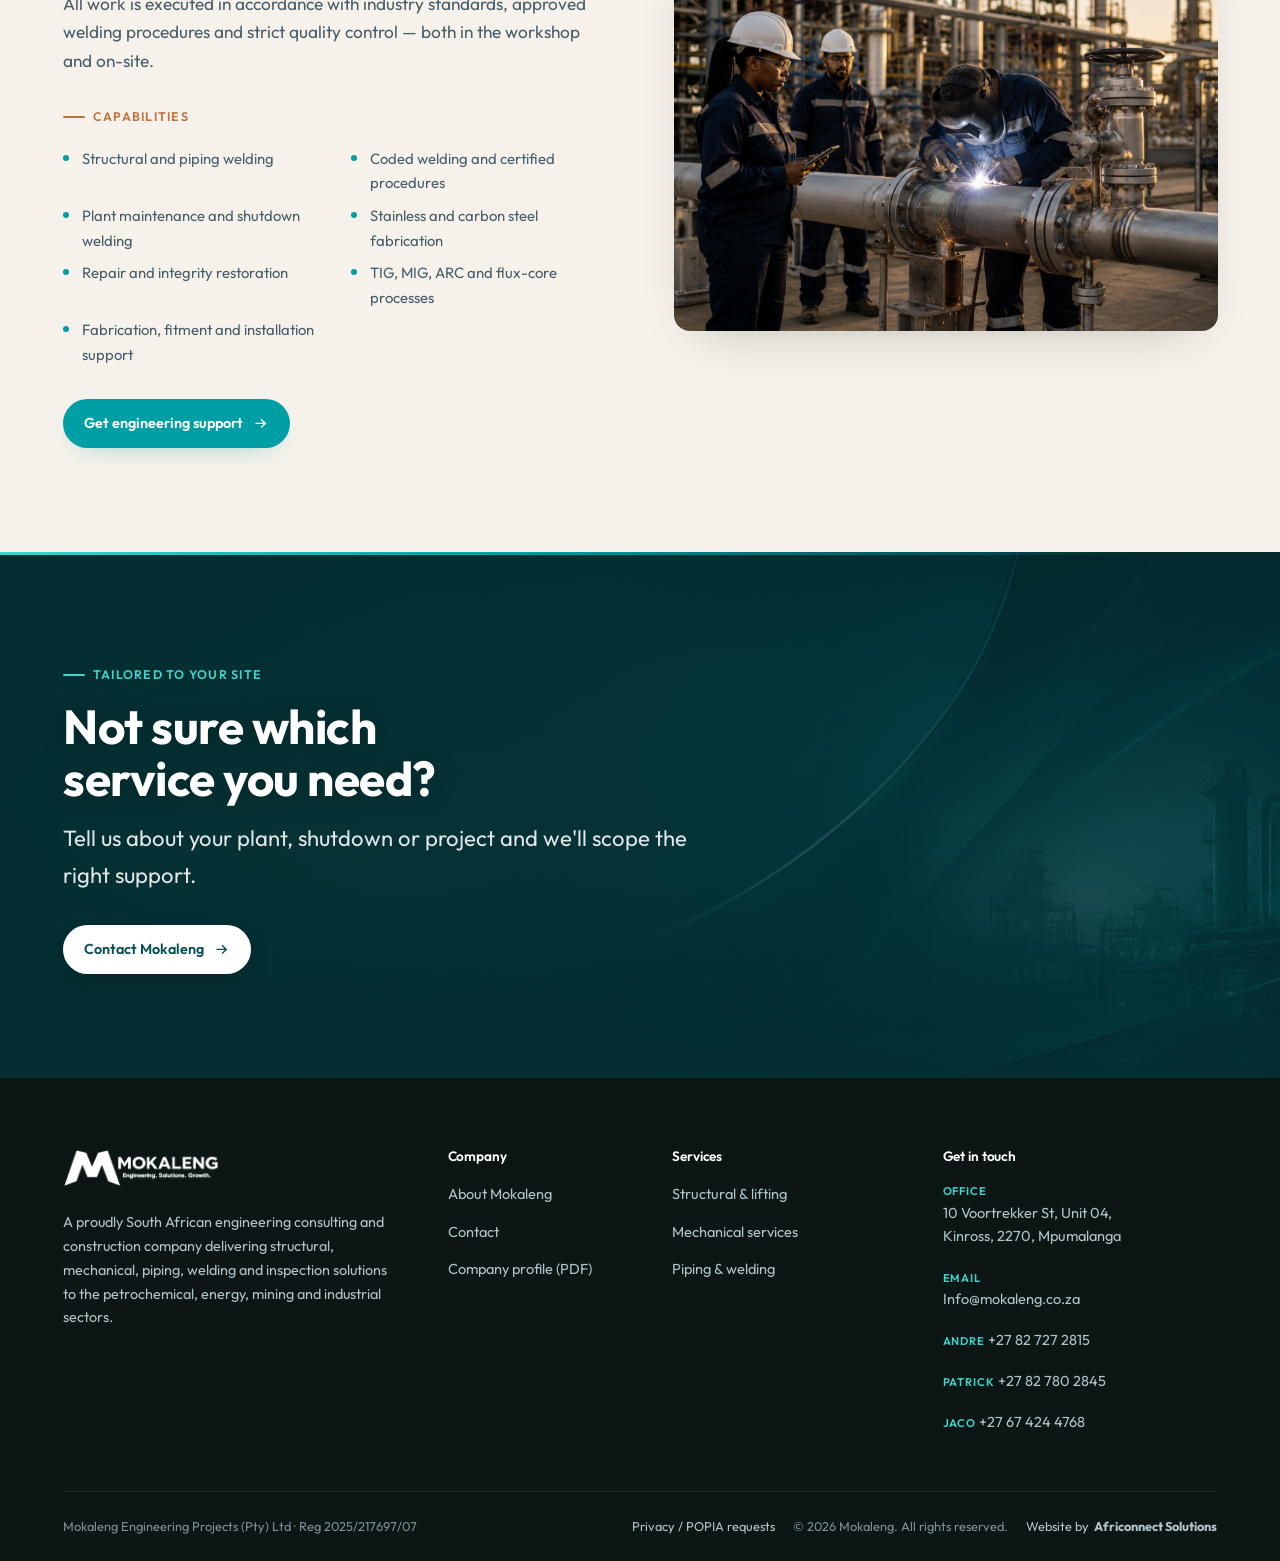
<file: services.html>
<!DOCTYPE html>
<html lang="en">
<head>
<meta charset="UTF-8" />
<meta name="viewport" content="width=device-width, initial-scale=1.0" />
<script>document.documentElement.classList.add("js");</script>
<meta name="theme-color" content="#009EA5" />
<link rel="preconnect" href="https://fonts.googleapis.com" />
<link rel="preconnect" href="https://fonts.gstatic.com" crossorigin />
<link href="https://fonts.googleapis.com/css2?family=Outfit:wght@300;400;500;600;700;800&display=swap" rel="stylesheet" />
<link rel="stylesheet" href="assets/css/style.css" />
<link rel="icon" type="image/x-icon" href="assets/img/favicon.ico" />
<link rel="icon" type="image/png" sizes="32x32" href="assets/img/favicon-32.png" />
<link rel="icon" type="image/png" sizes="16x16" href="assets/img/favicon-16.png" />
<link rel="apple-touch-icon" href="assets/img/apple-touch-icon.png" />
<title>Services | Structural, Mechanical, Piping & Welding — Mokaleng</title>
<meta name="description" content="Structural engineering and lifting equipment, mechanical shutdown support, and piping and welding solutions for South Africa's industrial sectors." />
</head>
<body>

<header class="header" data-solid="true">
  <div class="container header__inner">
    <a href="index.html" class="brand" aria-label="Mokaleng home">
      <img class="brand__logo" src="assets/img/logo-landscape.png" alt="Mokaleng — Engineering. Solutions. Growth." />
    </a>

    <nav class="nav" aria-label="Primary">
      <a class="nav__link" href="index.html">Home</a>
      <a class="nav__link" href="about.html">About</a>
      <a class="nav__link" href="services.html" aria-current="page">Services</a>
      <a class="nav__link" href="contact.html">Contact</a>
    </nav>

    <div class="header__cta">
      <a class="btn btn--primary" href="contact.html#enquiry">
        Get in touch
        <svg viewBox="0 0 24 24" fill="none" stroke="currentColor" stroke-width="2"><path d="M5 12h14M13 6l6 6-6 6"/></svg>
      </a>
    </div>

    <button class="burger" aria-label="Open menu" aria-expanded="false" aria-controls="mobile-menu">
      <span></span><span></span><span></span>
    </button>
  </div>
</header>

<div class="mobile-menu" id="mobile-menu" role="dialog" aria-label="Menu" aria-modal="true">
  <button class="mobile-menu__close" aria-label="Close menu">&times;</button>
  <nav aria-label="Mobile">
    <a class="mobile-menu__link" href="index.html"><span>Home</span><span class="spec">00</span></a>
    <a class="mobile-menu__link" href="about.html"><span>About</span><span class="spec">01</span></a>
    <a class="mobile-menu__link" href="services.html"><span>Services</span><span class="spec">02</span></a>
    <a class="mobile-menu__link" href="contact.html"><span>Contact</span><span class="spec">03</span></a>
  </nav>
  <div class="mobile-menu__cta">
    <a class="btn btn--primary" href="contact.html#enquiry">Get in touch</a>
    <a class="btn btn--on-dark" href="tel:+27827272815">Call us now</a>
  </div>
</div>

<main id="main">

<!-- ── Page hero ─────────────────────────────────────────────────────────── -->
<section class="page-hero">
  <div class="page-hero__media"><img src="assets/img/services-banner.png" alt="" aria-hidden="true" /></div>
  <div class="page-hero__grid" aria-hidden="true"></div>
  <div class="container page-hero__inner">
    <nav class="crumbs" aria-label="Breadcrumb">
      <a href="index.html">Home</a><span class="sep">/</span><span>Services</span>
    </nav>
    <p class="eyebrow on-dark reveal">Our services</p>
    <h1 class="page-hero__title reveal" data-delay="1">Integrated structural, mechanical and piping engineering</h1>
    <p class="page-hero__text reveal" data-delay="2">Three disciplines under one accountable team — engineered, fabricated and executed to the highest standards of quality, safety and compliance.</p>
  </div>
</section>

<!-- ── Service nav ────────────────────────────────────────────────────────── -->
<section class="section--tight section svc-nav">
  <div class="container">
    <div class="grid cols-3">
      <a class="feature reveal" href="#structural">
        <div class="feature__check">
          <svg viewBox="0 0 24 24" fill="none" stroke="currentColor" stroke-width="2.5"><path d="M5 13l4 4L19 7"/></svg>
        </div>
        <h3 class="feature__title">Structural &amp; Lifting</h3>
        <p class="feature__text">Design, fabrication, construction management and statutory lifting compliance.</p>
      </a>
      <a class="feature reveal" data-delay="1" href="#mechanical">
        <div class="feature__check">
          <svg viewBox="0 0 24 24" fill="none" stroke="currentColor" stroke-width="2.5"><path d="M5 13l4 4L19 7"/></svg>
        </div>
        <h3 class="feature__title">Mechanical &amp; Shutdowns</h3>
        <p class="feature__text">Turnkey maintenance, shutdown and mechanical construction execution.</p>
      </a>
      <a class="feature reveal" data-delay="2" href="#piping">
        <div class="feature__check">
          <svg viewBox="0 0 24 24" fill="none" stroke="currentColor" stroke-width="2.5"><path d="M5 13l4 4L19 7"/></svg>
        </div>
        <h3 class="feature__title">Piping &amp; Welding</h3>
        <p class="feature__text">Coded welding, fabrication and integrity restoration, workshop or on-site.</p>
      </a>
    </div>
  </div>
</section>

<!-- ── Structural ─────────────────────────────────────────────────────────── -->
<section class="section service-block" id="structural">
  <div class="container">
    <div class="split">
      <div class="reveal">
        <div class="service-block__head">
          <span class="service-block__no">01</span>
          <div>
            <p class="eyebrow">Service</p>
            <h2 class="service-block__title">Structural Engineering &amp; Lifting Equipment</h2>
          </div>
        </div>
        <p class="muted mt-1">Mokaleng provides structural engineering services for petrochemical, energy, industrial and infrastructure environments — covering design, analysis, fabrication support, construction management and maintenance modifications.</p>
        <p class="muted mt-1">As a specialist lifting equipment provider, we deliver statutory inspections, load testing and Certificates of Compliance, keeping cranes, hoists, gantries and lifting tackle safe, reliable and audit-ready.</p>
        <p class="eyebrow mt-2">Capabilities</p>
        <ul class="cap-grid">
          <li>Structural steel design and detailing</li>
          <li>Industrial platforms, pipe racks and supports</li>
          <li>Maintenance and shutdown structural modifications</li>
          <li>Civil and structural assessments</li>
          <li>Fabrication and erection support</li>
          <li>Construction management</li>
          <li>Lifting equipment inspections</li>
          <li>Load testing and certification</li>
          <li>Lifting equipment and rigging supply</li>
        </ul>
        <div class="flex-actions mt-2">
          <a class="btn btn--primary" href="contact.html#enquiry">
            Request a site assessment
            <svg viewBox="0 0 24 24" fill="none" stroke="currentColor" stroke-width="2"><path d="M5 12h14M13 6l6 6-6 6"/></svg>
          </a>
        </div>
      </div>
      <div class="split__media reveal" data-delay="1">
        <img src="assets/img/structural-engineering.png" alt="Structural Engineering and Lifting Equipment" loading="lazy" decoding="async" />
      </div>
    </div>
  </div>
</section>

<!-- ── Mechanical ─────────────────────────────────────────────────────────── -->
<section class="section service-block section--bone service-block--lined" id="mechanical">
  <div class="container">
    <div class="split split--reverse">
      <div class="reveal">
        <div class="service-block__head">
          <span class="service-block__no">02</span>
          <div>
            <p class="eyebrow">Service</p>
            <h2 class="service-block__title">Mechanical Services &amp; Shutdown Support</h2>
          </div>
        </div>
        <p class="muted mt-1">Our Mechanical Services division provides specialised maintenance, shutdown, construction and engineering solutions for petrochemical, energy, mining and industrial clients.</p>
        <p class="muted mt-1">We deliver turnkey mechanical solutions across the full project lifecycle — from planning and technical support to fabrication, installation, maintenance and commissioning.</p>
        <p class="eyebrow mt-2">Capabilities</p>
        <ul class="cap-grid">
          <li>Mechanical maintenance and shutdown execution</li>
          <li>Installation and commissioning</li>
          <li>Piping systems and equipment handling</li>
          <li>Rotating and static equipment maintenance</li>
          <li>Rigging and plant modification assistance</li>
          <li>Preventative and corrective maintenance</li>
          <li>Project coordination</li>
          <li>Turnaround and construction management</li>
        </ul>
        <div class="flex-actions mt-2">
          <a class="btn btn--primary" href="contact.html#enquiry">
            Discuss your project
            <svg viewBox="0 0 24 24" fill="none" stroke="currentColor" stroke-width="2"><path d="M5 12h14M13 6l6 6-6 6"/></svg>
          </a>
        </div>
      </div>
      <div class="split__media reveal" data-delay="1">
        <img src="assets/img/mechenical.png" alt="Mechanical Services and Shutdown Support" loading="lazy" decoding="async" />
      </div>
    </div>
  </div>
</section>

<!-- ── Piping ─────────────────────────────────────────────────────────────── -->
<section class="section service-block" id="piping">
  <div class="container">
    <div class="split">
      <div class="reveal">
        <div class="service-block__head">
          <span class="service-block__no">03</span>
          <div>
            <p class="eyebrow">Service</p>
            <h2 class="service-block__title">Piping &amp; Welding Solutions</h2>
          </div>
        </div>
        <p class="muted mt-1">Our Welding Services division delivers high-quality welding, fabrication and repair solutions for maintenance, shutdown, construction and plant modification projects.</p>
        <p class="muted mt-1">All work is executed in accordance with industry standards, approved welding procedures and strict quality control — both in the workshop and on-site.</p>
        <p class="eyebrow mt-2">Capabilities</p>
        <ul class="cap-grid">
          <li>Structural and piping welding</li>
          <li>Coded welding and certified procedures</li>
          <li>Plant maintenance and shutdown welding</li>
          <li>Stainless and carbon steel fabrication</li>
          <li>Repair and integrity restoration</li>
          <li>TIG, MIG, ARC and flux-core processes</li>
          <li>Fabrication, fitment and installation support</li>
        </ul>
        <div class="flex-actions mt-2">
          <a class="btn btn--primary" href="contact.html#enquiry">
            Get engineering support
            <svg viewBox="0 0 24 24" fill="none" stroke="currentColor" stroke-width="2"><path d="M5 12h14M13 6l6 6-6 6"/></svg>
          </a>
        </div>
      </div>
      <div class="split__media reveal" data-delay="1">
        <img src="assets/img/piping.png" alt="Piping and Welding Solutions" loading="lazy" decoding="async" />
      </div>
    </div>
  </div>
</section>

<!-- ── CTA ───────────────────────────────────────────────────────────────── -->
<section class="cta">
  <div class="cta__bg"><img src="assets/img/CTA.png" alt="" aria-hidden="true" loading="lazy" decoding="async" /></div>
  <div class="container section">
    <div class="cta__inner reveal">
      <p class="eyebrow on-dark">Tailored to your site</p>
      <h2 class="cta__title">Not sure which service you need?</h2>
      <p class="cta__text">Tell us about your plant, shutdown or project and we'll scope the right support.</p>
      <div class="cta__actions">
        <a class="btn btn--primary" href="contact.html#enquiry">
          Contact Mokaleng
          <svg viewBox="0 0 24 24" fill="none" stroke="currentColor" stroke-width="2"><path d="M5 12h14M13 6l6 6-6 6"/></svg>
        </a>
      </div>
    </div>
  </div>
</section>

</main>

<footer class="footer">
  <div class="container">
    <div class="footer__top">
      <div class="footer__brand">
        <a href="index.html" class="brand" aria-label="Mokaleng home">
          <img class="brand__logo" src="assets/img/logo-landscape.png" alt="Mokaleng" />
        </a>
        <p class="footer__desc">A proudly South African engineering consulting and construction company delivering structural, mechanical, piping, welding and inspection solutions to the petrochemical, energy, mining and industrial sectors.</p>
      </div>
      <div class="footer__col">
        <h4>Company</h4>
        <ul>
          <li><a href="about.html">About Mokaleng</a></li>
          <li><a href="contact.html">Contact</a></li>
          <li><a href="assets/docs/Mokaleng%20Business%20Profile.pdf" target="_blank" rel="noopener">Company profile (PDF)</a></li>
        </ul>
      </div>
      <div class="footer__col">
        <h4>Services</h4>
        <ul>
          <li><a href="services.html#structural">Structural &amp; lifting</a></li>
          <li><a href="services.html#mechanical">Mechanical services</a></li>
          <li><a href="services.html#piping">Piping &amp; welding</a></li>
        </ul>
      </div>
      <div class="footer__col footer__contact">
        <h4>Get in touch</h4>
        <ul>
          <li><span class="who">Office</span><br>10 Voortrekker St, Unit 04,<br>Kinross, 2270, Mpumalanga</li>
          <li><span class="who">Email</span><br><a href="mailto:Info@mokaleng.co.za">Info@mokaleng.co.za</a></li>
          <li><span class="who">Andre</span> <a href="tel:+27827272815">+27 82 727 2815</a></li>
          <li><span class="who">Patrick</span> <a href="tel:+27827802845">+27 82 780 2845</a></li>
          <li><span class="who">Jaco</span> <a href="tel:+27674244768">+27 67 424 4768</a></li>
        </ul>
      </div>
    </div>
    <div class="footer__bottom">
      <span class="reg">Mokaleng Engineering Projects (Pty) Ltd · Reg 2025/217697/07</span>
      <div class="footer__legal">
        <a href="contact.html#enquiry">Privacy / POPIA requests</a>
        <span>&copy; <span id="year">2026</span> Mokaleng. All rights reserved.</span>
        <a class="site-signature" href="https://africonnectsolutions.co.za" target="_blank" rel="noopener">Website by <strong>Africonnect Solutions</strong></a>
      </div>
    </div>
  </div>
</footer>
<script src="assets/js/main.js"></script>
</body>
</html>
</file>
<file: assets/css/style.css>
/* ==========================================================================
   MOKALENG SMP — Engineering. Solutions. Growth.
   Design: teal-dominant, modern industrial, clean hierarchy
   Font: Outfit (single family, all weights)
   ========================================================================== */

/* ── Tokens ─────────────────────────────────────────────────────────────── */
:root {
  /* Brand teal — sourced from company profile */
  --teal:        #009EA5;   /* primary teal */
  --teal-dark:   #066B70;   /* logo left / dark elements */
  --teal-deep:   #054E52;   /* deepest teal */
  --teal-mid:    #1DBDB8;   /* lighter accent */
  --teal-light:  #3DD4CE;   /* on dark backgrounds */
  --teal-pale:   #E4F7F7;   /* teal tint on light bg */

  /* Darks */
  --navy:        #0B1A1F;   /* primary dark bg */
  --navy-mid:    #10252C;   /* cards on dark */
  --navy-soft:   #1A3540;   /* lighter dark */

  /* Accent */
  --copper:      #C2703B;   /* warm accent, use sparingly */
  --copper-light:#F0BE96;   /* copper on dark */

  /* Neutrals */
  --ink:         #131F26;   /* body text */
  --ink-soft:    #485E6A;   /* secondary text */
  --steel:       #7A9099;   /* muted text */
  --steel-light: #B0C4CB;   /* very muted */
  --bone:        #F6F2EB;   /* light page bg — warm */
  --bone-dark:   #EDE8DD;   /* slightly darker bone */
  --white:       #FFFFFF;

  /* Semantic */
  --surface:     var(--white);
  --bg:          var(--bone);
  --line:        rgba(10, 26, 31, 0.11);
  --line-soft:   rgba(10, 26, 31, 0.06);
  --line-teal:   rgba(0, 158, 165, 0.25);

  /* Shadows */
  --shadow-sm:   0 8px 24px -16px rgba(0,0,0,0.22);
  --shadow-md:   0 20px 52px -28px rgba(0,0,0,0.28);
  --shadow-lg:   0 36px 80px -40px rgba(0,0,0,0.35);

  /* Type */
  --display: "Outfit", system-ui, sans-serif;
  --body:    "Outfit", system-ui, sans-serif;

  /* Scale */
  --step--1: clamp(0.78rem, 0.74rem + 0.18vw, 0.88rem);
  --step-0:  clamp(1rem, 0.96rem + 0.2vw, 1.08rem);
  --step-1:  clamp(1.15rem, 1.05rem + 0.45vw, 1.38rem);
  --step-2:  clamp(1.45rem, 1.24rem + 0.9vw, 2rem);
  --step-3:  clamp(1.9rem, 1.5rem + 1.85vw, 3rem);
  --step-4:  clamp(2.4rem, 1.75rem + 3vw, 4.2rem);
  --step-5:  clamp(3rem, 2rem + 4.5vw, 5.6rem);

  /* Space */
  --pad-x:    clamp(1.15rem, 0.6rem + 2.6vw, 3.5rem);
  --sec-y:    clamp(4rem, 2.5rem + 5vw, 7.5rem);
  --sec-y-sm: clamp(2.5rem, 1.5rem + 3.5vw, 5rem);
  --maxw:     1240px;
  --radius:   8px;
  --radius-sm: 5px;
  --radius-lg: 16px;
  --radius-xl: 24px;

  --ease: cubic-bezier(0.22, 1, 0.36, 1);
  --speed: 0.46s;
}

/* ── Reset ───────────────────────────────────────────────────────────────── */
*, *::before, *::after { box-sizing: border-box; }
* { margin: 0; }
html { -webkit-text-size-adjust: 100%; scroll-behavior: smooth; }
@media (prefers-reduced-motion: reduce) {
  html { scroll-behavior: auto; }
  *, *::before, *::after {
    animation-duration: 0.001ms !important;
    transition-duration: 0.001ms !important;
  }
}
body {
  font-family: var(--body);
  font-size: var(--step-0);
  line-height: 1.65;
  color: var(--ink);
  background: var(--bg);
  -webkit-font-smoothing: antialiased;
  overflow-x: hidden;
}
img, svg, picture { display: block; max-width: 100%; }
a { color: inherit; text-decoration: none; }
button { font: inherit; cursor: pointer; border: 0; background: none; }
ul { list-style: none; padding: 0; }
h1, h2, h3, h4, p, li, a, span { overflow-wrap: break-word; }
:focus-visible {
  outline: 2.5px solid var(--teal);
  outline-offset: 3px;
  border-radius: 3px;
}

/* ── Typography ─────────────────────────────────────────────────────────── */
h1, h2, h3, h4 {
  font-family: var(--display);
  font-weight: 700;
  line-height: 1.08;
  letter-spacing: -0.01em;
  color: var(--ink);
  text-wrap: balance;
}

.eyebrow {
  display: inline-flex;
  align-items: center;
  gap: 0.5rem;
  font-size: 0.78rem;
  font-weight: 600;
  letter-spacing: 0.1em;
  text-transform: uppercase;
  color: var(--copper);
}
.eyebrow::before {
  content: "";
  width: 22px;
  height: 2px;
  border-radius: 2px;
  background: var(--copper);
  flex: none;
}
.eyebrow.on-dark { color: var(--teal-light); }
.eyebrow.on-dark::before { background: var(--teal-light); }

.lead {
  font-size: var(--step-1);
  line-height: 1.55;
  color: var(--ink-soft);
}
.muted { color: var(--ink-soft); }

/* ── Layout ──────────────────────────────────────────────────────────────── */
.container {
  width: 100%;
  max-width: var(--maxw);
  margin-inline: auto;
  padding-inline: var(--pad-x);
  min-width: 0;
}
.section {
  padding-block: var(--sec-y);
  position: relative;
}
.section--tight { padding-block: var(--sec-y-sm); }
.section--dark {
  background: var(--navy);
  color: var(--bone);
}
.section--dark h1, .section--dark h2,
.section--dark h3, .section--dark h4 { color: var(--white); }
.section--teal {
  background: var(--teal);
  color: var(--white);
}
.section--teal-deep {
  background: var(--teal-deep);
  color: var(--bone);
}
.section--bone { background: var(--bone-dark); }

.split {
  display: grid;
  grid-template-columns: 1fr 1fr;
  gap: clamp(2rem, 1rem + 4vw, 5rem);
  align-items: center;
}
.split > *,
.grid > *,
.contact-grid > *,
.about-feature > *,
.landing-about > *,
.why-grid > *,
.industry-band > * {
  min-width: 0;
}
.split--reverse { grid-template-columns: 1fr 1fr; }
.split--reverse .split__media { order: -1; }
@media (max-width: 860px) {
  .split, .split--reverse { grid-template-columns: 1fr; }
  .split--reverse .split__media { order: 0; }
}
.split__media img {
  width: 100%;
  object-fit: cover;
  border-radius: var(--radius-lg);
  aspect-ratio: 4/3;
  box-shadow: var(--shadow-md);
}

.grid { display: grid; gap: clamp(1rem, 0.6rem + 1.5vw, 1.75rem); }
.cols-2 { grid-template-columns: repeat(2, 1fr); }
.cols-3 { grid-template-columns: repeat(3, 1fr); }
.cols-4 { grid-template-columns: repeat(4, 1fr); }
@media (max-width: 960px) {
  .cols-3, .cols-4 { grid-template-columns: repeat(2, 1fr); }
}
@media (max-width: 580px) {
  .cols-2, .cols-3, .cols-4 { grid-template-columns: 1fr; }
}

/* ── Heading block ───────────────────────────────────────────────────────── */
.heading { max-width: 62ch; }
.heading__title {
  font-size: var(--step-3);
  margin-top: 0.6rem;
}
.heading__text {
  margin-top: 0.9rem;
  max-width: 52ch;
  color: var(--ink-soft);
}
.heading--center { margin-inline: auto; text-align: center; }
.heading--center .eyebrow { justify-content: center; }

.section-head {
  display: flex;
  align-items: flex-end;
  justify-content: space-between;
  gap: 1.5rem;
}
@media (max-width: 720px) {
  .section-head { flex-direction: column; align-items: flex-start; }
}

/* ── Buttons ─────────────────────────────────────────────────────────────── */
.btn {
  display: inline-flex;
  align-items: center;
  justify-content: center;
  gap: 0.55rem;
  min-height: 46px;
  padding: 0.72rem 1.25rem;
  font-family: var(--body);
  font-size: 0.9rem;
  font-weight: 600;
  border-radius: 999px;
  border: 1.5px solid transparent;
  transition:
    background var(--speed) var(--ease),
    border-color var(--speed) var(--ease),
    color var(--speed) var(--ease),
    transform var(--speed) var(--ease),
    box-shadow var(--speed) var(--ease);
  cursor: pointer;
  white-space: nowrap;
}
.btn svg {
  width: 1.05rem;
  height: 1.05rem;
  flex: none;
  transition: transform var(--speed) var(--ease);
}
.btn:hover { transform: translateY(-2px); }
.btn:hover svg { transform: translateX(3px); }

/* Primary — teal */
.btn--primary {
  background: var(--teal);
  color: var(--white);
  box-shadow: 0 10px 28px -16px rgba(0,158,165,0.55);
}
.btn--primary:hover {
  background: var(--teal-dark);
  box-shadow: 0 14px 34px -16px rgba(0,158,165,0.65);
}

/* Solid dark */
.btn--solid {
  background: var(--navy);
  color: var(--white);
}
.btn--solid:hover { background: var(--navy-soft); }

/* Ghost — outlined */
.btn--ghost {
  border-color: var(--line);
  color: var(--ink);
  background: rgba(255,255,255,0.55);
}
.btn--ghost:hover {
  border-color: var(--teal);
  background: var(--teal-pale);
  color: var(--teal-dark);
}

/* On dark bg */
.btn--on-dark {
  border-color: rgba(255,255,255,0.25);
  color: var(--white);
  background: rgba(255,255,255,0.07);
}
.btn--on-dark:hover {
  background: rgba(255,255,255,0.14);
  border-color: rgba(255,255,255,0.4);
}

/* Copper CTA */
.btn--copper {
  background: var(--copper);
  color: var(--white);
  border-color: transparent;
  box-shadow: 0 10px 28px -14px rgba(194,112,59,0.6);
}
.btn--copper:hover {
  background: #a85e30;
  box-shadow: 0 14px 34px -14px rgba(194,112,59,0.7);
}

/* Teal outline (light bg) */
.btn--teal-outline {
  border-color: var(--teal);
  color: var(--teal-dark);
  background: transparent;
}
.btn--teal-outline:hover {
  background: var(--teal);
  color: var(--white);
}

/* ── Header ──────────────────────────────────────────────────────────────── */
.header {
  position: sticky;
  top: 0;
  z-index: 100;
  background: transparent;
  backdrop-filter: none;
  -webkit-backdrop-filter: none;
  box-shadow: none;
  transition: background 0.45s ease, box-shadow 0.45s ease, backdrop-filter 0.45s ease;
}
/* Soft top scrim so the floating controls stay readable over image heroes. */
.header::before {
  content: "";
  position: absolute;
  inset: 0;
  background: linear-gradient(180deg, rgba(8,21,25,0.2), rgba(8,21,25,0));
  pointer-events: none;
  opacity: 1;
  transition: opacity 0.45s ease;
}
.header.is-solid {
  background: transparent;
  box-shadow: none;
}
.header.is-solid::before { opacity: 0.35; }
.header__inner {
  position: relative;
  z-index: 1;
  width: min(calc(100% - clamp(1rem, 6vw, 5rem)), calc(var(--maxw) - 2rem));
  max-width: calc(var(--maxw) - 2rem);
  display: flex;
  align-items: center;
  gap: clamp(1rem, 2vw, 1.75rem);
  height: 70px;
  margin: 12px auto 0;
  padding: 0.5rem clamp(0.55rem, 1vw, 0.9rem);
  border: 1px solid rgba(255,255,255,0.46);
  border-radius: 999px;
  background:
    linear-gradient(135deg, rgba(255,255,255,0.74), rgba(255,255,255,0.34)),
    rgba(255,255,255,0.28);
  backdrop-filter: blur(24px) saturate(1.55);
  -webkit-backdrop-filter: blur(24px) saturate(1.55);
  box-shadow:
    inset 0 1px 0 rgba(255,255,255,0.78),
    inset 0 -1px 0 rgba(8,21,25,0.08),
    0 22px 54px -36px rgba(0,0,0,0.78);
  transition: height 0.4s cubic-bezier(0.4,0,0.2,1), background 0.4s ease, box-shadow 0.4s ease;
}
.header.is-solid .header__inner {
  height: 64px;
  background:
    linear-gradient(135deg, rgba(255,255,255,0.88), rgba(255,255,255,0.54)),
    rgba(255,255,255,0.42);
  box-shadow:
    inset 0 1px 0 rgba(255,255,255,0.86),
    0 20px 46px -34px rgba(0,0,0,0.68);
}

/* Brand / Logo */
.brand {
  display: inline-flex;
  align-items: center;
  flex: none;
  min-width: 218px;
  padding-inline: 0.25rem 0.7rem;
  border-radius: 999px;
}
.brand__logo {
  height: 32px;
  width: auto;
  display: block;
  filter: none;
  transition: height 0.4s cubic-bezier(0.4,0,0.2,1), transform var(--speed) var(--ease);
}
.header .brand__logo {
  height: 42px;
  max-width: 210px;
  object-fit: contain;
}
.header.is-solid .brand__logo {
  height: 36px;
}
.brand:hover .brand__logo { transform: translateY(-1px); }
/* Nav */
.nav {
  display: flex;
  align-items: center;
  margin-inline: auto;
  gap: 0.12rem;
  padding: 0.28rem;
  border-radius: 999px;
  border: 1px solid transparent;
  background: transparent;
  box-shadow: none;
}
.nav__link {
  position: relative;
  padding: 0.48rem 0.95rem;
  border-radius: 999px;
  font-size: 0.88rem;
  font-weight: 600;
  line-height: 1;
  color: rgba(19,31,38,0.72);
  text-shadow: none;
  transition: color 0.25s var(--ease), background 0.25s var(--ease), box-shadow 0.25s var(--ease);
}
.nav__link:hover {
  color: var(--teal-dark);
  background: rgba(0,158,165,0.1);
  box-shadow: inset 0 1px 0 rgba(255,255,255,0.4);
}
.nav__link[aria-current="page"] {
  color: var(--white);
  background: linear-gradient(180deg, var(--teal-mid) 0%, var(--teal-dark) 100%);
  box-shadow:
    inset 0 1px 0 rgba(255,255,255,0.28),
    inset 0 -1px 2px rgba(0,0,0,0.15),
    0 10px 20px -14px rgba(0,158,165,0.85);
}
.header__cta { display: flex; align-items: center; gap: 0.6rem; flex: none; }
.header__cta .btn {
  min-height: 42px;
  padding: 0.58rem 1.1rem;
  font-size: 0.88rem;
  border-color: rgba(255,255,255,0.24);
  box-shadow:
    inset 0 1px 0 rgba(255,255,255,0.28),
    0 18px 40px -24px rgba(0,158,165,0.95);
}

/* Burger */
.burger {
  display: none;
  width: 44px; height: 44px;
  border: 1px solid rgba(10,26,31,0.12) !important;
  border-radius: 999px !important;
  background: rgba(255,255,255,0.72) !important;
  position: relative;
  flex: none;
  box-shadow: inset 0 1px 0 rgba(255,255,255,0.8);
}
.burger span {
  position: absolute;
  left: 11px; right: 11px;
  height: 1.5px;
  background: var(--teal-deep);
  border-radius: 2px;
  transition: transform 0.4s var(--ease), opacity 0.3s;
}
.burger span:nth-child(1) { top: 15px; }
.burger span:nth-child(2) { top: 21px; }
.burger span:nth-child(3) { top: 27px; }
.burger[aria-expanded="true"] span:nth-child(1) { transform: translateY(6px) rotate(45deg); }
.burger[aria-expanded="true"] span:nth-child(2) { opacity: 0; }
.burger[aria-expanded="true"] span:nth-child(3) { transform: translateY(-6px) rotate(-45deg); }

@media (max-width: 1040px) {
  .nav { display: none; }
  .burger { display: flex; align-items: center; justify-content: center; margin-left: auto; }
  .header__cta { margin-left: 0; }
}

/* Mobile menu */
.mobile-menu {
  position: fixed;
  inset: 0;
  z-index: 200;
  background: var(--navy);
  padding: var(--pad-x);
  padding-top: 96px;
  transform: translateX(100%);
  transition: transform 0.5s var(--ease);
  display: flex;
  flex-direction: column;
  overflow-y: auto;
}
.mobile-menu.is-open { transform: translateX(0); }
.mobile-menu__close {
  position: absolute;
  top: 20px; right: var(--pad-x);
  width: 44px; height: 44px;
  border: 1px solid rgba(255,255,255,0.2) !important;
  border-radius: var(--radius-sm) !important;
  background: transparent !important;
  color: var(--white);
  font-size: 1.4rem;
  display: grid;
  place-items: center;
}
.mobile-menu__link {
  display: flex;
  align-items: baseline;
  justify-content: space-between;
  font-family: var(--display);
  font-size: clamp(1.8rem, 1.3rem + 3vw, 2.8rem);
  font-weight: 700;
  color: var(--white);
  padding: 0.6rem 0;
  border-bottom: 1px solid rgba(255,255,255,0.1);
}
.mobile-menu__link .spec {
  font-size: 0.78rem;
  font-weight: 500;
  color: var(--teal-light);
  letter-spacing: 0.08em;
}
.mobile-menu__cta {
  margin-top: auto;
  padding-top: 2rem;
  display: grid;
  gap: 0.7rem;
}
.mobile-menu__cta .btn { justify-content: center; }
body.menu-open { overflow: hidden; }

/* ── Hero ────────────────────────────────────────────────────────────────── */
.hero {
  position: relative;
  min-height: 100vh;
  margin-top: -82px;
  padding-top: 82px;
  display: flex;
  align-items: center;
  overflow: hidden;
  isolation: isolate;
  background:
    radial-gradient(ellipse at 88% 88%, rgba(194,112,59,0.16) 0%, transparent 40%),
    radial-gradient(ellipse at 65% 15%, rgba(0,158,165,0.12) 0%, transparent 48%),
    #0F1A1A;
}

/* Hero background image layer */
.hero__media {
  position: absolute;
  inset: 0;
  z-index: 0;
}
.hero__media img {
  width: 100%;
  height: 100%;
  object-fit: cover;
  opacity: 0.88;
  filter: saturate(1.05) contrast(1.05);
}
.hero__media::after {
  content: "";
  position: absolute;
  inset: 0;
  background: linear-gradient(
    to right,
    rgba(11,26,31,1.0) 0%,
    rgba(11,26,31,0.95) 25%,
    rgba(11,26,31,0.5) 55%,
    rgba(11,26,31,0.0) 100%
  );
}

/* Grid overlay — off */
.hero__grid-overlay { display: none; }

.hero__inner {
  position: relative;
  z-index: 2;
  display: grid;
  grid-template-columns: minmax(0, 1fr) minmax(260px, 0.5fr);
  align-items: center;
  gap: clamp(2rem, 4vw, 5rem);
  padding-top: clamp(3rem, 5vw, 6rem);
  padding-bottom: clamp(3rem, 5vw, 5rem);
}

.hero__eyebrow { color: var(--teal-light); margin-bottom: 1.2rem; }
.hero__eyebrow::before { background: var(--teal-light); }

.hero__title {
  font-size: clamp(2.6rem, 1.8rem + 3.5vw, 5.2rem);
  line-height: 1;
  color: var(--white);
  max-width: 14ch;
  letter-spacing: -0.02em;
}
.hero__title .accent { color: var(--teal-light); }

.hero__sub {
  margin-top: 1.25rem;
  font-size: clamp(1rem, 0.92rem + 0.4vw, 1.2rem);
  line-height: 1.6;
  color: rgba(245,242,236,0.82);
  max-width: 44ch;
}

.hero__actions {
  margin-top: 2rem;
  display: flex;
  flex-wrap: wrap;
  gap: 0.75rem;
}

.hero__meta {
  display: flex;
  align-items: center;
  flex-wrap: wrap;
  gap: 0.6rem 1rem;
  margin-top: 1.8rem;
  padding-top: 1.4rem;
  border-top: 1px solid rgba(255,255,255,0.12);
}
.hero__meta-item {
  display: flex;
  align-items: center;
  gap: 0.5rem;
  color: rgba(255,255,255,0.6);
  font-size: 0.82rem;
  font-weight: 500;
}
.hero__meta-item svg {
  width: 16px;
  height: 16px;
  flex: none;
  stroke: var(--teal-light);
}
.hero__meta-dot {
  color: rgba(255,255,255,0.25);
  font-size: 1rem;
}

/* Hero stats panel (right side) */
.hero__panel {
  display: grid;
  gap: 1px;
  padding: 5px;
  border: 1px solid rgba(0,158,165,0.22);
  border-radius: var(--radius-xl);
  background: rgba(0,158,165,0.08);
  backdrop-filter: blur(18px);
  box-shadow: 0 24px 64px -40px rgba(0,0,0,0.7), inset 0 1px 0 rgba(255,255,255,0.06);
}
.hero__panel > div {
  padding: 1.1rem 1.2rem;
  border-radius: calc(var(--radius-xl) - 6px);
  background: rgba(11,26,31,0.65);
}
.hero__panel-kicker {
  display: block;
  font-size: 0.75rem;
  font-weight: 500;
  color: rgba(255,255,255,0.5);
  margin-bottom: 0.2rem;
}
.hero__panel strong {
  display: block;
  color: var(--white);
  font-size: clamp(1.3rem, 1rem + 1.1vw, 2rem);
  font-weight: 700;
  line-height: 1.05;
}

/* ── Trust strip ─────────────────────────────────────────────────────────── */
.trust-strip {
  background: #0E1814;
  border-block: 1px solid rgba(0,0,0,0.18);
}
.trust-strip__row {
  display: flex;
  flex-wrap: wrap;
  gap: 0.55rem;
  padding-block: 1.1rem;
}
.trust-strip__row span {
  padding: 0.45rem 0.9rem;
  border-radius: 999px;
  border: 1px solid rgba(0,158,165,0.22);
  background: rgba(0,158,165,0.07);
  color: rgba(255,255,255,0.72);
  font-size: 0.85rem;
  font-weight: 500;
}

/* ── About feature (immersive split) ────────────────────────────────────── */
.about-feature-wrap { background: var(--bone); }
.about-feature {
  display: grid;
  grid-template-columns: 1fr 1fr;
  min-height: 580px;
  border-radius: 16px;
  overflow: hidden;
  box-shadow: 0 8px 48px rgba(0,0,0,0.1);
}
.about-feature__media {
  position: relative;
  overflow: hidden;
  min-width: 0;
}
.about-feature__media img {
  width: 100%;
  height: 100%;
  object-fit: cover;
  display: block;
}
.about-feature__media-bar {
  position: absolute;
  right: 0; top: 0; bottom: 0;
  width: 4px;
  background: var(--teal);
}
.about-feature__body {
  background: var(--white);
  padding: 4rem 3.5rem;
  display: flex;
  flex-direction: column;
  justify-content: center;
  min-width: 0;
}
.about-feature__eyebrow { color: var(--copper) !important; }
.about-feature__eyebrow::before { background: var(--copper) !important; }
.about-feature__title {
  color: var(--navy);
  font-size: clamp(1.8rem, 2.5vw, 2.6rem);
  font-weight: 800;
  line-height: 1.15;
  margin: 0.6rem 0 1.4rem;
}
.about-feature__lead {
  color: var(--ink);
  font-size: var(--step-0);
  line-height: 1.7;
  margin-bottom: 1rem;
}
.about-feature__text {
  color: var(--muted);
  font-size: 0.92rem;
  line-height: 1.7;
  margin-bottom: 0.9rem;
}
.about-feature__stats {
  display: grid;
  grid-template-columns: repeat(4, 1fr);
  gap: 0;
  margin-top: 2.5rem;
  padding-top: 2rem;
  border-top: 1px solid var(--line);
}
.about-feature__stats div {
  padding-right: 1rem;
  border-right: 1px solid var(--line);
}
.about-feature__stats div:last-child { border-right: none; padding-right: 0; }
.about-feature__stats div:not(:first-child) { padding-left: 1rem; }
.about-feature__stats strong {
  display: block;
  font-size: 1.8rem;
  font-weight: 800;
  color: var(--teal);
  line-height: 1;
}
.about-feature__stats strong em {
  font-style: normal;
  font-size: 1.1rem;
  color: var(--copper);
}
.about-feature__stats span {
  display: block;
  font-size: 0.7rem;
  text-transform: uppercase;
  letter-spacing: 0.07em;
  color: var(--muted);
  margin-top: 0.4rem;
  line-height: 1.4;
}
.about-feature__actions {
  margin-top: 2.2rem;
  display: flex;
  flex-wrap: wrap;
  gap: 0.75rem;
  align-items: center;
}

@media (max-width: 900px) {
  .about-feature { grid-template-columns: 1fr; }
  .about-feature__media { min-height: 300px; }
  .about-feature__body { padding: 2.5rem 2rem; }
  .about-feature__stats { grid-template-columns: repeat(2, 1fr); gap: 1.5rem 0; }
  .about-feature__stats div { border-right: none; padding: 0; }
  .about-feature__stats div:not(:first-child) { padding-left: 0; }
}

/* ── Landing page sections ───────────────────────────────────────────────── */
.landing-intro {
  background: #FFFEF8;
}
.landing-about {
  display: grid;
  grid-template-columns: minmax(0, 0.92fr) minmax(320px, 0.78fr);
  gap: clamp(2rem, 5vw, 5rem);
  align-items: center;
}
.landing-about__copy {
  max-width: 62ch;
}
.landing-about__text {
  margin-top: 1rem;
  color: var(--ink-soft);
  max-width: 56ch;
}
.landing-about__proof {
  display: flex;
  flex-wrap: wrap;
  gap: 0.55rem;
  margin-top: 1.35rem;
}
.landing-about__proof span {
  padding: 0.44rem 0.78rem;
  border-radius: 999px;
  border: 1px solid var(--line-teal);
  background: var(--teal-pale);
  color: var(--teal-dark);
  font-size: 0.84rem;
  font-weight: 600;
}
.landing-about__panel {
  display: grid;
  gap: 0.9rem;
}
.landing-about__media {
  position: relative;
  overflow: hidden;
  border-radius: var(--radius-xl);
  aspect-ratio: 5/3;
  background: var(--teal-pale);
  box-shadow: var(--shadow-md);
}
.landing-about__media::after {
  content: "";
  position: absolute;
  inset: 0;
  background: linear-gradient(180deg, transparent 50%, rgba(11,26,31,0.22));
  pointer-events: none;
}
.landing-about__media img {
  width: 100%;
  height: 100%;
  object-fit: cover;
}

.landing-metrics {
  display: grid;
  grid-template-columns: repeat(3, 1fr);
  gap: 1px;
  background: var(--line);
  border: 1px solid var(--line);
  border-radius: var(--radius-xl);
  overflow: hidden;
}
.landing-metrics div {
  padding: 1.15rem 1rem;
  background: var(--white);
  min-height: 7.5rem;
}
.landing-metrics strong {
  display: block;
  font-size: clamp(1.5rem, 1.1rem + 1vw, 2rem);
  font-weight: 800;
  color: var(--teal-dark);
  line-height: 1;
}
.landing-metrics span {
  display: block;
  margin-top: 0.6rem;
  font-size: 0.9rem;
  color: var(--ink-soft);
  line-height: 1.35;
}

/* Service cards — landing */
.landing-services {
  background: var(--bone-dark);
  border-block: 1px solid var(--line);
}
.service-card {
  background: var(--white);
  border-radius: var(--radius-lg);
  overflow: hidden;
  display: flex;
  flex-direction: column;
  box-shadow: var(--shadow-sm);
  transition:
    transform var(--speed) var(--ease),
    box-shadow var(--speed) var(--ease);
}
.service-card:hover {
  transform: translateY(-5px);
  box-shadow: var(--shadow-md);
}
.service-card__media {
  aspect-ratio: 16/10;
  overflow: hidden;
  background: var(--teal-pale);
  position: relative;
}
.service-card__media img {
  width: 100%;
  height: 100%;
  object-fit: cover;
  transition: transform 0.8s var(--ease);
}
.service-card:hover .service-card__media img { transform: scale(1.06); }
.service-card__tag {
  position: absolute;
  top: 0.8rem;
  left: 0.8rem;
  padding: 0.3rem 0.6rem;
  border-radius: 4px;
  background: rgba(11,26,31,0.85);
  color: var(--teal-light);
  font-size: 0.68rem;
  font-weight: 600;
  letter-spacing: 0.1em;
  text-transform: uppercase;
}
.service-card__body {
  padding: clamp(1.2rem, 1rem + 1vw, 1.7rem);
  display: flex;
  flex-direction: column;
  flex: 1;
}
.service-card__title {
  font-size: clamp(1.1rem, 1rem + 0.5vw, 1.35rem);
  color: var(--ink);
}
.service-card__desc {
  margin-top: 0.6rem;
  color: var(--ink-soft);
  font-size: 0.95rem;
  line-height: 1.55;
}
.caps {
  margin-top: 1rem;
  display: grid;
  gap: 0.45rem;
}
.caps li {
  position: relative;
  padding-left: 1.25rem;
  font-size: 0.9rem;
  color: var(--ink-soft);
}
.caps li::before {
  content: "";
  position: absolute;
  left: 0;
  top: 0.55em;
  width: 6px;
  height: 6px;
  border-radius: 50%;
  background: var(--teal);
}
.service-card__link {
  margin-top: auto;
  padding-top: 1.2rem;
  display: inline-flex;
  align-items: center;
  gap: 0.45rem;
  font-size: 0.9rem;
  font-weight: 600;
  color: var(--teal-dark);
}
.service-card__link svg { width: 0.95rem; height: 0.95rem; transition: transform var(--speed) var(--ease); }
.service-card:hover .service-card__link svg { transform: translateX(4px); }

/* ── Delivery/how we work section ────────────────────────────────────────── */
.delivery-system {
  background:
    radial-gradient(ellipse at 90% 20%, rgba(194,112,59,0.1), transparent 38%),
    radial-gradient(ellipse at 10% 70%, rgba(0,158,165,0.12), transparent 40%),
    #0F1A1A;
}

/* ── Why Mokaleng ────────────────────────────────────────────────────────── */
.why-choose {
  background:
    radial-gradient(ellipse at 88% 12%, rgba(194,112,59,0.1), transparent 40%),
    radial-gradient(ellipse at 8% 85%, rgba(0,158,165,0.13), transparent 42%),
    #0F1A1A;
}
.why-grid {
  display: grid;
  grid-template-columns: repeat(3, 1fr);
  gap: 1.25rem;
}
.why-intro {
  display: flex;
  flex-direction: column;
  justify-content: center;
  padding: 0.5rem 1rem 0.5rem 0;
}
.why-intro__title {
  color: var(--white);
  font-size: clamp(1.7rem, 1.3rem + 1.6vw, 2.4rem);
  font-weight: 800;
  line-height: 1.12;
  margin: 0.7rem 0 1rem;
}
.why-intro__text {
  color: rgba(255,255,255,0.6);
  font-size: 0.95rem;
  line-height: 1.65;
  max-width: 36ch;
}
.why-card {
  position: relative;
  background: rgba(255,255,255,0.045);
  border: 1px solid rgba(255,255,255,0.1);
  border-radius: var(--radius-lg);
  padding: clamp(1.4rem, 1.1rem + 1vw, 1.9rem);
  transition: border-color var(--speed) var(--ease), background var(--speed) var(--ease), transform var(--speed) var(--ease);
}
.why-card:hover {
  background: rgba(255,255,255,0.07);
  border-color: rgba(0,158,165,0.45);
  transform: translateY(-4px);
}
.why-card__icon {
  width: 50px;
  height: 50px;
  border-radius: 14px;
  display: grid;
  place-items: center;
  margin-bottom: 1.1rem;
  background: linear-gradient(180deg, rgba(0,158,165,0.28), rgba(0,158,165,0.12));
  border: 1px solid rgba(0,158,165,0.35);
  box-shadow: inset 0 1px 0 rgba(255,255,255,0.18);
}
.why-card__icon svg { width: 24px; height: 24px; stroke: var(--teal-light); }
.why-card__title {
  color: var(--white);
  font-size: 1.05rem;
  font-weight: 700;
  margin-bottom: 0.55rem;
}
.why-card__text {
  color: rgba(255,255,255,0.55);
  font-size: 0.88rem;
  line-height: 1.6;
}
@media (max-width: 900px) {
  .why-grid { grid-template-columns: repeat(2, 1fr); }
  .why-intro { padding-bottom: 0.5rem; }
}
@media (max-width: 560px) {
  .why-grid { grid-template-columns: 1fr; }
}

.feature {
  background: rgba(255,255,255,0.04);
  border: 1px solid rgba(255,255,255,0.1);
  border-radius: var(--radius-lg);
  padding: clamp(1.3rem, 1rem + 1vw, 1.8rem);
  transition: border-color var(--speed) var(--ease), background var(--speed) var(--ease);
}
.feature:hover {
  border-color: rgba(0,158,165,0.55);
  background: rgba(0,158,165,0.06);
}
.feature__step {
  display: inline-flex;
  align-items: center;
  justify-content: center;
  width: 2.2rem;
  height: 2.2rem;
  border-radius: 999px;
  background: rgba(0,158,165,0.15);
  color: var(--teal-light);
  font-size: 0.82rem;
  font-weight: 700;
  margin-bottom: 1rem;
}
.feature__title {
  color: var(--white);
  font-size: clamp(1rem, 0.9rem + 0.4vw, 1.22rem);
  font-weight: 700;
  margin-bottom: 0.5rem;
}
.feature__text { color: rgba(245,242,236,0.65); font-size: 0.95rem; line-height: 1.55; }

/* ── Industry band ───────────────────────────────────────────────────────── */
.industry-band {
  display: grid;
  grid-template-columns: minmax(0, 0.72fr) minmax(320px, 1fr);
  gap: clamp(2rem, 5vw, 4.5rem);
  align-items: center;
  padding: clamp(2rem, 4vw, 3.5rem);
  background: var(--white);
  border: 1px solid var(--line);
  border-radius: var(--radius-xl);
  box-shadow: var(--shadow-sm);
}
@media (max-width: 860px) {
  .industry-band { grid-template-columns: 1fr; }
}
.industry-pills {
  display: flex;
  flex-wrap: wrap;
  gap: 0.6rem;
}
.industry-pills span {
  padding: 0.48rem 0.9rem;
  border-radius: 999px;
  border: 1px solid var(--teal-pale);
  background: var(--teal-pale);
  color: var(--teal-dark);
  font-size: 0.88rem;
  font-weight: 600;
}

/* ── Trusted-by marquee ──────────────────────────────────────────────────── */
.trusted {
  margin-top: clamp(2.5rem, 5vw, 4rem);
}
.trusted__label {
  text-align: center;
  font-size: 0.76rem;
  font-weight: 600;
  letter-spacing: 0.12em;
  text-transform: uppercase;
  color: var(--muted);
  margin-bottom: 1.8rem;
}
.marquee {
  position: relative;
  overflow: hidden;
  -webkit-mask-image: linear-gradient(90deg, transparent 0, #000 7%, #000 93%, transparent 100%);
  mask-image: linear-gradient(90deg, transparent 0, #000 7%, #000 93%, transparent 100%);
}
.marquee__track {
  display: flex;
  align-items: center;
  gap: 1.25rem;
  width: max-content;
  animation: marquee-scroll 36s linear infinite;
}
.marquee:hover .marquee__track { animation-play-state: paused; }
.marquee__chip {
  flex: none;
  height: 82px;
  min-width: 188px;
  padding: 0 2.25rem;
  display: grid;
  place-items: center;
  background: #fff;
  border: 1px solid var(--line);
  border-radius: 14px;
  box-shadow: var(--shadow-sm);
  transition: box-shadow var(--speed) var(--ease), transform var(--speed) var(--ease);
}
.marquee__chip:hover {
  box-shadow: 0 12px 30px -16px rgba(0,0,0,0.25);
  transform: translateY(-3px);
}
.marquee__chip img {
  height: 42px;
  max-width: 138px;
  width: auto;
  object-fit: contain;
}
@keyframes marquee-scroll {
  from { transform: translateX(0); }
  to   { transform: translateX(calc(-50% - 0.625rem)); }
}
@media (prefers-reduced-motion: reduce) {
  .marquee__track { animation: none; flex-wrap: wrap; justify-content: center; width: auto; }
  .marquee { -webkit-mask-image: none; mask-image: none; }
}

/* ── CTA section ─────────────────────────────────────────────────────────── */
.cta {
  position: relative;
  background: var(--teal-deep);
  overflow: hidden;
}
.cta__bg { position: absolute; inset: 0; z-index: 0; }
.cta__bg img { width: 100%; height: 100%; object-fit: cover; }
/* Left-weighted scrim keeps text crisp; plant shows through on the right */
.cta::before {
  content: "";
  position: absolute;
  inset: 0;
  z-index: 1;
  background:
    linear-gradient(90deg, rgba(4,46,49,0.97) 0%, rgba(4,46,49,0.85) 42%, rgba(4,46,49,0.55) 75%, rgba(4,46,49,0.4) 100%),
    linear-gradient(0deg, rgba(4,46,49,0.6) 0%, transparent 45%),
    rgba(4,46,49,0.35);
}
/* Thin teal accent bar along the top edge */
.cta::after {
  content: "";
  position: absolute;
  top: 0; left: 0; right: 0;
  height: 3px;
  z-index: 2;
  background: linear-gradient(90deg, var(--teal-light), var(--teal) 40%, transparent 90%);
}
.cta__inner {
  position: relative;
  z-index: 3;
  max-width: 60ch;
  color: var(--white);
}
.cta__inner .eyebrow { margin-bottom: 1rem; }
.cta__title {
  font-size: var(--step-3);
  color: var(--white);
  max-width: 18ch;
  text-shadow: 0 2px 24px rgba(0,0,0,0.3);
}
.cta__text {
  margin-top: 1rem;
  font-size: var(--step-1);
  color: rgba(255,255,255,0.88);
  max-width: 46ch;
}
.cta__actions { margin-top: 2rem; display: flex; flex-wrap: wrap; gap: 0.75rem; }
.cta .btn--primary {
  background: var(--white);
  color: var(--teal-deep);
  box-shadow: 0 10px 30px -12px rgba(0,0,0,0.4);
}
.cta .btn--primary:hover { background: var(--teal-pale); color: var(--teal-dark); }

/* ── Page hero (inner pages) ─────────────────────────────────────────────── */
.page-hero {
  position: relative;
  background: var(--navy);
  color: var(--bone);
  margin-top: -82px;
  padding-top: clamp(8rem, 6rem + 5vw, 10.5rem);
  padding-bottom: clamp(3.5rem, 2.5rem + 3vw, 5.5rem);
  overflow: hidden;
  isolation: isolate;
}
.page-hero__media { position: absolute; inset: 0; z-index: -2; }
.page-hero__media img {
  width: 100%; height: 100%;
  object-fit: cover;
  opacity: 0.82;
  filter: saturate(0.9);
}
.page-hero__media::after {
  content: "";
  position: absolute;
  inset: 0;
  background:
    linear-gradient(90deg, rgba(11,26,31,0.85) 0%, rgba(11,26,31,0.5) 50%, rgba(11,26,31,0.15) 100%),
    linear-gradient(180deg, rgba(11,26,31,0.3) 0%, rgba(11,26,31,0.6) 100%);
}
/* Page hero grid — off */
.page-hero__grid { display: none; }
.page-hero__inner { position: relative; }
.page-hero__title {
  font-size: clamp(2.4rem, 1.8rem + 2.5vw, 4.2rem);
  color: var(--white);
  max-width: min(18ch, 100%);
  margin-top: 0.7rem;
}
.page-hero__text {
  margin-top: 1rem;
  max-width: 50ch;
  font-size: var(--step-1);
  color: rgba(245,242,236,0.82);
  line-height: 1.58;
}

/* Breadcrumbs */
.crumbs {
  display: flex;
  align-items: center;
  gap: 0.5rem;
  font-size: 0.82rem;
  font-weight: 500;
  letter-spacing: 0.04em;
  color: rgba(245,242,236,0.55);
  margin-bottom: 1.1rem;
}
.crumbs a { color: var(--teal-light); }
.crumbs a:hover { color: var(--white); }
.crumbs .sep { opacity: 0.45; }

/* ── Service detail blocks (services page) ───────────────────────────────── */
.service-block { scroll-margin-top: 90px; }
.service-block--lined { border-block: 1px solid var(--line); }
.service-block__head {
  display: flex;
  align-items: flex-start;
  gap: 1rem;
  flex-wrap: wrap;
  margin-bottom: 1.25rem;
}
.service-block__no {
  font-size: var(--step-3);
  font-weight: 800;
  color: var(--bone-dark);
  line-height: 0.9;
  flex: none;
}
.service-block__title {
  font-size: var(--step-2);
  color: var(--ink);
}
.cap-grid {
  display: grid;
  grid-template-columns: repeat(2, 1fr);
  gap: 0.5rem 2rem;
  margin-top: 1.2rem;
}
@media (max-width: 580px) { .cap-grid { grid-template-columns: 1fr; } }
.cap-grid li {
  position: relative;
  padding-left: 1.2rem;
  font-size: 0.93rem;
  color: var(--ink-soft);
}
.cap-grid li::before {
  content: "";
  position: absolute;
  left: 0;
  top: 0.55em;
  width: 6px;
  height: 6px;
  border-radius: 50%;
  background: var(--teal);
}

/* Service nav cards (services page top) */
.svc-nav { background: var(--navy); }
.svc-nav a.feature { text-decoration: none; }
.svc-nav .feature__check {
  width: 36px; height: 36px;
  border: 1.5px solid var(--teal-light);
  border-radius: 50%;
  display: grid;
  place-items: center;
  color: var(--teal-light);
  margin-bottom: 0.8rem;
}
.svc-nav .feature__check svg { width: 1rem; }

/* ── Value cards ─────────────────────────────────────────────────────────── */
.value-card {
  background: var(--white);
  border: 1px solid var(--line);
  border-top: 3px solid var(--teal);
  border-radius: var(--radius-lg);
  padding: 1.5rem;
  box-shadow: var(--shadow-sm);
  transition: transform var(--speed) var(--ease), border-top-color var(--speed) var(--ease);
}
.value-card:hover { transform: translateY(-4px); border-top-color: var(--teal-dark); }
.value-card__title { font-size: 1.1rem; color: var(--ink); margin-bottom: 0.5rem; }
.value-card__text { font-size: 0.92rem; color: var(--ink-soft); line-height: 1.55; }

/* ── Vision / mission ───────────────────────────────────────────────────── */
.vision-media { aspect-ratio: 3/4; }
.vision-block {
  border-left: 3px solid var(--teal);
  padding-left: 1.3rem;
}
.vision-block--mission { border-left-color: var(--teal-mid); }
.vision-block__label {
  font-size: 0.75rem;
  font-weight: 700;
  letter-spacing: 0.1em;
  text-transform: uppercase;
  color: var(--teal-dark);
}
.vision-block__text { font-size: var(--step-1); }

/* ── Principles strip ────────────────────────────────────────────────────── */
.principles-strip {
  background:
    radial-gradient(ellipse at 50% 0%, rgba(61,212,206,0.25) 0%, transparent 60%),
    radial-gradient(ellipse at 100% 100%, rgba(6,107,112,0.6) 0%, transparent 50%),
    var(--teal-dark);
  padding: 5rem 0;
  position: relative;
  overflow: hidden;
}
.principles-strip::before {
  content: "";
  position: absolute;
  inset: 0;
  background: linear-gradient(135deg, rgba(255,255,255,0.06) 0%, transparent 50%, rgba(0,0,0,0.1) 100%);
  pointer-events: none;
}
.principles-strip__head {
  text-align: center;
  margin-bottom: 3.5rem;
}
.principles-strip__title {
  color: var(--white);
  font-size: clamp(1.6rem, 2.5vw, 2.2rem);
  font-weight: 800;
  margin-top: 0.6rem;
}
.principles-strip__row {
  display: flex;
  align-items: flex-start;
  gap: 0;
}
.principle {
  flex: 1;
  display: flex;
  flex-direction: column;
  align-items: center;
  text-align: center;
  padding: 0 1.5rem;
}
.principle__icon {
  width: 56px;
  height: 56px;
  border-radius: 50%;
  background: rgba(255,255,255,0.12);
  border: 1px solid rgba(255,255,255,0.22);
  box-shadow: 0 2px 12px rgba(0,0,0,0.15), inset 0 1px 0 rgba(255,255,255,0.2);
  display: flex;
  align-items: center;
  justify-content: center;
  margin-bottom: 1.2rem;
  flex: none;
  backdrop-filter: blur(6px);
  -webkit-backdrop-filter: blur(6px);
}
.principle__icon svg {
  width: 22px;
  height: 22px;
  stroke: var(--white);
}
.principle__title {
  font-size: 1rem;
  font-weight: 700;
  color: var(--white);
  margin-bottom: 0.6rem;
}
.principle__text {
  font-size: 0.83rem;
  color: rgba(255,255,255,0.6);
  line-height: 1.6;
}
.principle__divider {
  width: 1px;
  height: 120px;
  background: rgba(255,255,255,0.15);
  flex: none;
  margin-top: 14px;
}

@media (max-width: 900px) {
  .principles-strip__row {
    display: grid;
    grid-template-columns: repeat(2, 1fr);
    gap: 2.5rem 1rem;
  }
  .principle__divider { display: none; }
}
@media (max-width: 480px) {
  .principles-strip__row { grid-template-columns: 1fr; }
}

/* ── Stats strip ─────────────────────────────────────────────────────────── */
/* ── About stats strip ───────────────────────────────────────────────────── */
.about-stats-strip {
  background: var(--teal-deep);
  padding: 3rem 0;
  border-top: 1px solid rgba(255,255,255,0.06);
  border-bottom: 1px solid rgba(255,255,255,0.06);
}
.about-stats-strip__row {
  display: flex;
  align-items: center;
  justify-content: space-between;
  gap: 1rem;
}
.about-stats-strip__item {
  display: flex;
  flex-direction: column;
  align-items: center;
  text-align: center;
  flex: 1;
}
.about-stats-strip__num {
  font-size: 2.4rem;
  font-weight: 800;
  color: var(--white);
  line-height: 1;
  letter-spacing: -0.02em;
}
.about-stats-strip__num em {
  font-style: normal;
  font-size: 1.3rem;
  color: var(--teal-light);
  font-weight: 700;
}
.about-stats-strip__label {
  font-size: 0.72rem;
  text-transform: uppercase;
  letter-spacing: 0.08em;
  color: rgba(255,255,255,0.5);
  margin-top: 0.5rem;
  line-height: 1.4;
}
.about-stats-strip__divider {
  width: 1px;
  height: 48px;
  background: rgba(255,255,255,0.12);
  flex: none;
}

@media (max-width: 640px) {
  .about-stats-strip__row { flex-wrap: wrap; gap: 2rem; }
  .about-stats-strip__item { flex: 0 0 calc(50% - 0.5rem); }
  .about-stats-strip__divider { display: none; }
}

.stats { background: #111F1C; }
.stats__row {
  display: grid;
  grid-template-columns: repeat(4, 1fr);
}
.stat {
  padding: clamp(1.4rem, 1rem + 1.5vw, 2.2rem) clamp(1rem, 0.7rem + 1vw, 1.8rem);
  border-left: 1px solid rgba(255,255,255,0.07);
}
.stat:first-child { border-left: none; }
.stat__num {
  font-family: var(--display);
  font-weight: 800;
  font-size: clamp(1.5rem, 1.1rem + 1.5vw, 2.5rem);
  color: var(--white);
  line-height: 1;
}
.stat__num .unit { color: var(--teal-light); }
.stat__label {
  margin-top: 0.5rem;
  font-size: 0.83rem;
  color: rgba(255,255,255,0.55);
  line-height: 1.4;
}
@media (max-width: 720px) {
  .stats__row { grid-template-columns: repeat(2, 1fr); }
  .stat { border-top: 1px solid rgba(255,255,255,0.07); }
  .stat:nth-child(odd) { border-left: none; }
}
@media (max-width: 400px) {
  .stats__row { grid-template-columns: 1fr; }
  .stat { border-left: none; }
}

/* ── Client logos ────────────────────────────────────────────────────────── */
.clients-grid {
  display: grid;
  grid-template-columns: repeat(4, 1fr);
  gap: 1px;
  background: var(--line);
  border: 1px solid var(--line);
  border-radius: var(--radius-lg);
  overflow: hidden;
}
@media (max-width: 720px) { .clients-grid { grid-template-columns: repeat(2, 1fr); } }
.clients-grid--compact .client-cell { aspect-ratio: 3/1; }
.client-cell {
  background: #fff;
  aspect-ratio: 3/2;
  display: grid;
  place-items: center;
  padding: 1.5rem 1.75rem;
}
.client-logo-img {
  max-width: 72%;
  max-height: 52px;
  width: auto;
  height: auto;
  object-fit: contain;
  transition: transform var(--speed) var(--ease);
}
.client-cell:hover .client-logo-img {
  transform: scale(1.05);
}
.client-logo {
  font-family: var(--display);
  font-weight: 700;
  font-size: clamp(1rem, 0.85rem + 0.7vw, 1.4rem);
  color: var(--steel);
  text-align: center;
  transition: color var(--speed) var(--ease);
  text-transform: uppercase;
  letter-spacing: 0.03em;
}
.client-cell:hover .client-logo { color: var(--teal-dark); }
.client-logo small {
  display: block;
  font-size: 0.6rem;
  letter-spacing: 0.12em;
  margin-top: 2px;
  font-weight: 500;
}

/* ── Contact / Form ──────────────────────────────────────────────────────── */
.contact-grid {
  display: grid;
  grid-template-columns: 1fr 1.2fr;
  gap: clamp(1.5rem, 1rem + 3vw, 3.5rem);
  align-items: start;
}
@media (max-width: 860px) { .contact-grid { grid-template-columns: 1fr; } }

.info-card {
  border: 1px solid var(--line);
  border-radius: var(--radius-lg);
  padding: 1.3rem 1.4rem;
  background: var(--white);
  box-shadow: var(--shadow-sm);
}
.info-card + .info-card { margin-top: 0.75rem; }
.info-card__label {
  font-size: 0.72rem;
  font-weight: 700;
  letter-spacing: 0.1em;
  text-transform: uppercase;
  color: var(--teal);
  margin-bottom: 0.5rem;
}
.info-card__row {
  display: flex;
  align-items: center;
  gap: 0.8rem;
  flex-wrap: wrap;
  margin-top: 0.55rem;
  font-size: 0.93rem;
}
.info-card__row--top { align-items: flex-start; }
.info-card__row a { color: var(--ink); font-weight: 500; }
.info-card__row a:hover { color: var(--teal-dark); }
.info-card__row .who {
  font-size: 0.7rem;
  font-weight: 600;
  letter-spacing: 0.08em;
  text-transform: uppercase;
  color: var(--steel);
  min-width: 64px;
  flex: 0 0 64px;
}
.info-card__row a,
.info-card__row span:not(.who) {
  min-width: 0;
  overflow-wrap: anywhere;
}

.form {
  background: var(--white);
  border: 1px solid var(--line);
  border-radius: var(--radius-xl);
  padding: clamp(1.5rem, 1rem + 2vw, 2.5rem);
  box-shadow: var(--shadow-md);
}
.form__title {
  font-size: var(--step-2);
  margin-bottom: 1.4rem;
}
.form__submit {
  width: 100%;
  justify-content: center;
}
.field { margin-bottom: 1rem; }
.field label {
  display: block;
  font-size: 0.84rem;
  font-weight: 600;
  color: var(--ink);
  margin-bottom: 0.38rem;
}
.field label .req { color: var(--teal); }
.field input, .field select, .field textarea {
  width: 100%;
  padding: 0.78rem 0.9rem;
  border: 1.5px solid var(--line);
  border-radius: var(--radius);
  font: inherit;
  font-size: 0.95rem;
  background: var(--bg);
  color: var(--ink);
  transition: border-color var(--speed) var(--ease), box-shadow var(--speed) var(--ease);
}
.field input:focus, .field select:focus, .field textarea:focus {
  border-color: var(--teal);
  background: var(--white);
  outline: none;
  box-shadow: 0 0 0 3px rgba(0,158,165,0.13);
}
.field textarea { resize: vertical; min-height: 110px; }
.field-row { display: grid; grid-template-columns: 1fr 1fr; gap: 0.9rem; }
@media (max-width: 520px) { .field-row { grid-template-columns: 1fr; } }
.field--error input, .field--error select, .field--error textarea { border-color: #e05a1a; }
.field__err { display: none; font-size: 0.78rem; color: #c04f18; margin-top: 0.3rem; font-weight: 500; }
.field--error .field__err { display: block; }

.consent { display: flex; gap: 0.65rem; align-items: flex-start; font-size: 0.84rem; color: var(--ink-soft); }
.consent input { width: 17px; height: 17px; margin-top: 0.2rem; flex: none; accent-color: var(--teal); }
.consent a { color: var(--teal); text-decoration: underline; }
.form__note { margin-top: 0.8rem; font-size: 0.78rem; color: var(--steel); }
.form__status { margin-top: 0.8rem; padding: 0.85rem 1rem; border-radius: var(--radius); font-size: 0.88rem; display: none; }
.form__status.is-show { display: block; }
.form__status--ok { background: rgba(0,158,165,0.1); border: 1px solid var(--teal); color: var(--teal-deep); }
.form__status--err { background: rgba(224,90,26,0.1); border: 1px solid #e05a1a; color: #aa4512; }
.map-embed { border: 1px solid var(--line); border-radius: var(--radius-lg); overflow: hidden; aspect-ratio: 16/6; margin-top: clamp(2rem, 1.5rem + 2vw, 3rem); background: var(--white); }
.map-embed iframe { width: 100%; height: 100%; border: 0; }

/* ── Footer ──────────────────────────────────────────────────────────────── */
.footer {
  background: #0C1715;
  color: var(--steel-light);
  padding-top: clamp(3rem, 2rem + 3vw, 5rem);
}
.footer__top {
  display: grid;
  grid-template-columns: 1.5fr 0.8fr 1fr 1.2fr;
  gap: clamp(1.5rem, 1rem + 2vw, 3rem);
  padding-bottom: 3rem;
}
@media (max-width: 880px) { .footer__top { grid-template-columns: 1fr 1fr; } }
@media (max-width: 520px) { .footer__top { grid-template-columns: 1fr; } }

.footer__brand .brand { min-width: 0; padding: 0; }
.footer__brand .brand__logo { height: 38px; filter: brightness(0) invert(1); }
.footer__desc {
  margin-top: 1rem;
  font-size: 0.9rem;
  line-height: 1.65;
  max-width: 36ch;
  color: var(--steel-light);
}
.footer__col h4 {
  color: var(--white);
  font-size: 0.85rem;
  font-weight: 600;
  margin-bottom: 1rem;
}
.footer__col ul { display: grid; gap: 0.55rem; }
.footer__col a {
  font-size: 0.91rem;
  color: var(--steel-light);
  transition: color var(--speed) var(--ease);
}
.footer__col a:hover { color: var(--teal-light); }
.footer__contact li { font-size: 0.91rem; line-height: 1.55; margin-bottom: 0.6rem; }
.footer__contact .who {
  font-size: 0.7rem;
  font-weight: 600;
  letter-spacing: 0.08em;
  text-transform: uppercase;
  color: var(--teal-light);
}
.footer__bottom {
  border-top: 1px solid rgba(255,255,255,0.08);
  padding-block: 1.5rem;
  display: grid;
  grid-template-columns: minmax(18rem, 1fr) auto;
  gap: 0.7rem 1.5rem;
  align-items: center;
  font-size: 0.8rem;
}
.footer__bottom .reg { color: var(--steel); }
.footer__legal {
  display: flex;
  align-items: center;
  justify-content: flex-end;
  gap: 0.85rem 1.15rem;
  flex-wrap: wrap;
}
.footer__legal a { color: var(--steel-light); }
.footer__legal a:hover { color: var(--teal-light); }
.footer__legal span { color: var(--steel); }
.site-signature {
  display: inline-flex;
  align-items: center;
  gap: 0.3rem;
  color: var(--steel);
  transition: color var(--speed) var(--ease);
}
.site-signature strong {
  color: var(--steel-light);
  font-weight: 700;
}
.site-signature:hover,
.site-signature:hover strong {
  color: var(--teal-light);
}

/* ── Reveal animations ───────────────────────────────────────────────────── */
.reveal {
  opacity: 1;
  transform: none;
  transition: opacity 0.7s var(--ease), transform 0.7s var(--ease);
}
/* With JS, start hidden + slightly lowered, then reveal on scroll-in. */
.js .reveal {
  opacity: 0;
  transform: translateY(24px);
  will-change: opacity, transform;
}
.js .reveal.is-in {
  opacity: 1;
  transform: none;
}
.js .reveal[data-delay="1"] { transition-delay: 0.09s; }
.js .reveal[data-delay="2"] { transition-delay: 0.18s; }
.js .reveal[data-delay="3"] { transition-delay: 0.27s; }
.js .reveal[data-delay="4"] { transition-delay: 0.36s; }

@media (prefers-reduced-motion: reduce) {
  .js .reveal {
    opacity: 1;
    transform: none;
    transition: none;
  }
}

/* ── Utilities ───────────────────────────────────────────────────────────── */
.mt-1 { margin-top: 1rem; }
.mt-2 { margin-top: 2rem; }
.mt-3 { margin-top: 3rem; }
.flex-actions { display: flex; flex-wrap: wrap; gap: 0.75rem; }

/* ── Responsive overrides ────────────────────────────────────────────────── */
@media (max-width: 860px) {
  .hero__inner {
    grid-template-columns: 1fr;
  }
  .hero__panel {
    grid-template-columns: repeat(3, 1fr);
  }
  .landing-about {
    grid-template-columns: 1fr;
  }
  .landing-metrics { grid-template-columns: repeat(3, 1fr); }
  .landing-intro .split { grid-template-columns: 1fr; }
  .footer__bottom {
    grid-template-columns: 1fr;
  }
  .footer__legal {
    justify-content: flex-start;
  }
}

@media (max-width: 640px) {
  .header {
    height: 74px;
  }
  .header__inner {
    position: fixed;
    top: 10px;
    left: 12px;
    right: 12px;
    height: 64px;
    width: auto;
    max-width: none;
    margin: 0;
    padding: 0.42rem 3.6rem 0.42rem 0.55rem;
    gap: 0.5rem;
    justify-content: space-between;
  }
  .header.is-solid .header__inner {
    height: 64px;
  }
  .brand {
    min-width: 0;
    max-width: calc(100% - 54px);
    flex: 1 1 auto;
    padding-inline: 0.05rem 0.35rem;
  }
  .header .brand__logo,
  .header.is-solid .brand__logo {
    width: min(150px, 46vw);
    height: auto;
    max-height: 32px;
    max-width: 150px;
  }
  .header__cta {
    display: none;
  }
  .burger {
    display: flex !important;
    align-items: center;
    justify-content: center;
    position: absolute;
    top: 50%;
    right: 0.55rem;
    transform: translateY(-50%);
    width: 42px;
    height: 42px;
    margin-left: auto;
    z-index: 2;
  }
  .burger span { left: 10px; right: 10px; }
  .burger span:nth-child(1) { top: 14px; }
  .burger span:nth-child(2) { top: 20px; }
  .burger span:nth-child(3) { top: 26px; }
  .hero {
    min-height: 100svh;
    margin-top: -74px;
    padding-top: 74px;
    padding-bottom: 3rem;
  }
  .page-hero {
    margin-top: -74px;
    padding-top: clamp(7rem, 5rem + 10vw, 8.5rem);
  }
  .hero__title {
    font-size: clamp(2rem, 1.35rem + 4vw, 2.65rem);
    line-height: 1.05;
    max-width: min(10.5ch, 100%);
  }
  .hero__sub {
    max-width: 30ch;
    font-size: 1rem;
  }
  .hero__actions {
    gap: 0.6rem;
  }
  .hero__panel { grid-template-columns: 1fr; }
  .landing-metrics { grid-template-columns: 1fr; }
  .landing-metrics div { min-height: auto; }
  .landing-about__media { aspect-ratio: 4/3; border-radius: var(--radius-lg); }
  .page-hero__title {
    font-size: clamp(2rem, 1.35rem + 5vw, 2.8rem);
    max-width: 100%;
  }
  .page-hero__text {
    font-size: 1rem;
  }
  .about-feature {
    border-radius: var(--radius-lg);
  }
  .about-feature__body {
    padding: 2rem 1.25rem;
  }
  .about-feature__stats {
    grid-template-columns: 1fr;
    gap: 1rem;
  }
  .about-feature__stats div {
    border-right: 0;
    border-bottom: 1px solid var(--line);
    padding: 0 0 1rem;
  }
  .about-feature__stats div:last-child {
    border-bottom: 0;
    padding-bottom: 0;
  }
  .principles-strip {
    padding: 3.5rem 0;
  }
  .industry-band {
    padding: 1.5rem;
    border-radius: var(--radius-lg);
  }
  .map-embed {
    aspect-ratio: 4/3;
  }
  .footer__top { grid-template-columns: 1fr; }
  .footer__legal {
    align-items: flex-start;
    flex-direction: column;
  }
  .site-signature {
    align-self: flex-start;
  }
  .btn {
    font-size: 0.85rem;
    white-space: normal;
    text-align: center;
  }
}

@media (max-width: 520px) {
  .hero__actions .btn,
  .cta__actions .btn,
  .flex-actions .btn {
    width: 100%;
  }
  .hero__proof span { font-size: 0.78rem; }
  .eyebrow { font-size: 0.72rem; }
}
</file>
